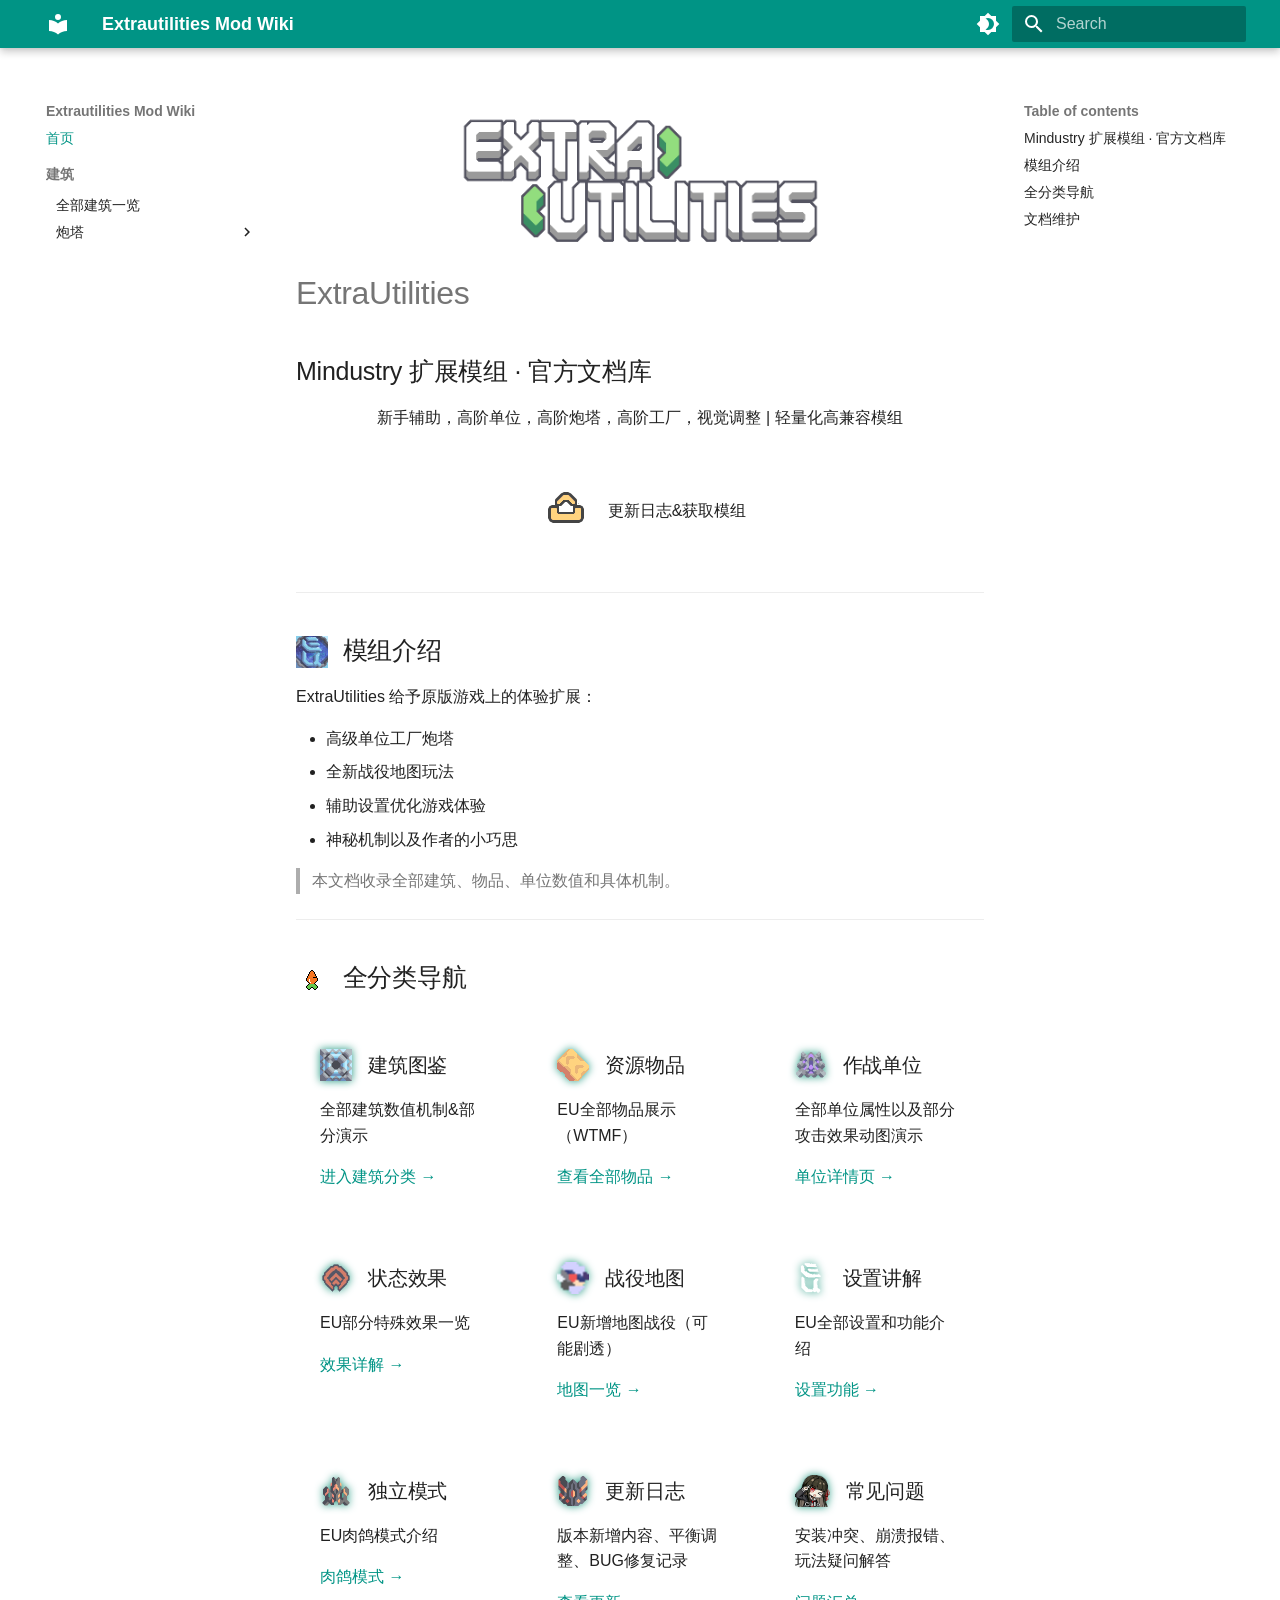
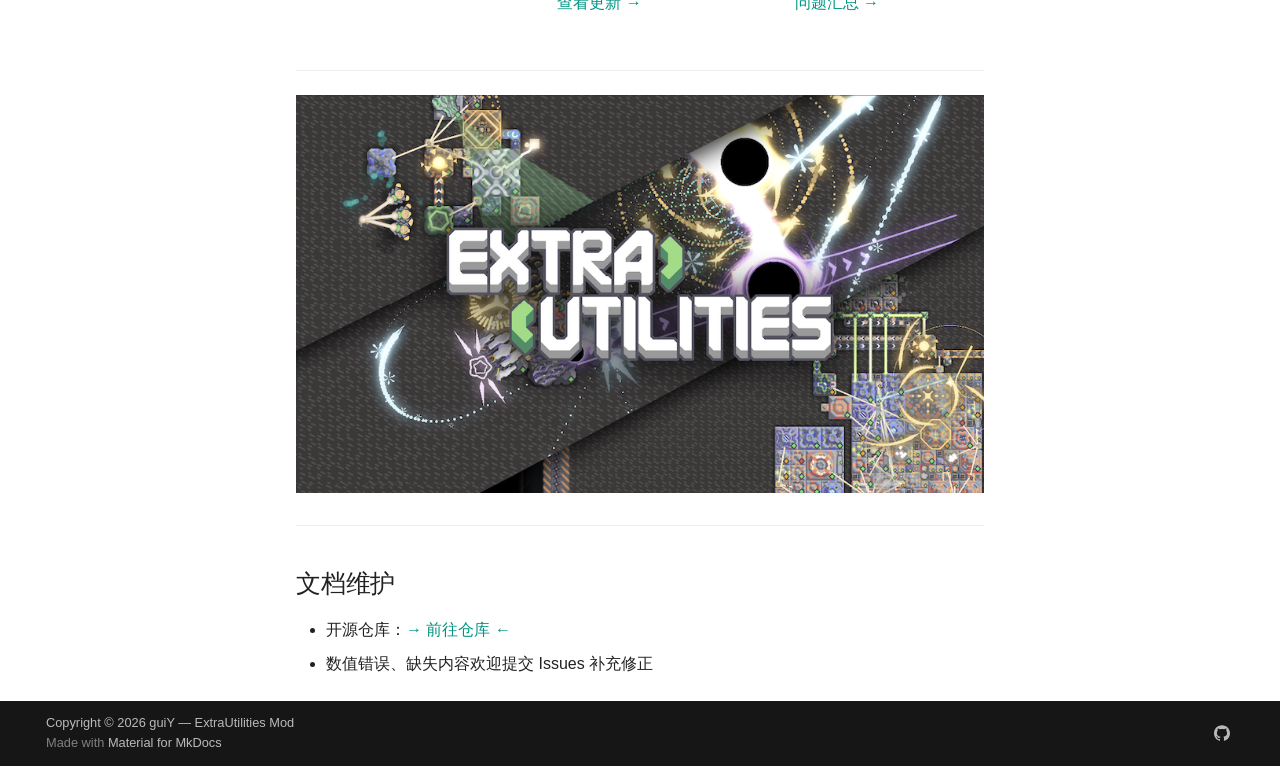
<file: index.html>
<!doctype html>
<html lang="en" class="no-js">
  <head>
    
      <meta charset="utf-8">
      <meta name="viewport" content="width=device-width,initial-scale=1">
      
        <meta name="description" content="EU模组中文wiki文档">
      
      
        <meta name="author" content="guiY">
      
      
        <link rel="canonical" href="https://guiYMOU.github.io/ExtraUtilitiesWiki/">
      
      
      
        <link rel="next" href="building/main/">
      
      
        
      
      
      <link rel="icon" href="assets/images/favicon.png">
      <meta name="generator" content="mkdocs-1.6.1, mkdocs-material-9.7.7">
    
    
      
        <title>Extrautilities Mod Wiki</title>
      
    
    
      <link rel="stylesheet" href="assets/stylesheets/main.ec1eaa64.min.css">
      
        
        <link rel="stylesheet" href="assets/stylesheets/palette.ab4e12ef.min.css">
      
      


    
    
      
    
    
      
    
    
      <link rel="stylesheet" href="css/fix-img-size.css">
    
    <script>__md_scope=new URL(".",location),__md_hash=e=>[...e].reduce(((e,_)=>(e<<5)-e+_.charCodeAt(0)),0),__md_get=(e,_=localStorage,t=__md_scope)=>JSON.parse(_.getItem(t.pathname+"."+e)),__md_set=(e,_,t=localStorage,a=__md_scope)=>{try{t.setItem(a.pathname+"."+e,JSON.stringify(_))}catch(e){}}</script>
    
      

    
    
  </head>
  
  
    
    
      
    
    
    
    
    <body dir="ltr" data-md-color-scheme="default" data-md-color-primary="teal" data-md-color-accent="cyan">
  
    
    <input class="md-toggle" data-md-toggle="drawer" type="checkbox" id="__drawer" autocomplete="off">
    <input class="md-toggle" data-md-toggle="search" type="checkbox" id="__search" autocomplete="off">
    <label class="md-overlay" for="__drawer"></label>
    <div data-md-component="skip">
      
        
        <a href="#extrautilities" class="md-skip">
          Skip to content
        </a>
      
    </div>
    <div data-md-component="announce">
      
    </div>
    
    
      

  

<header class="md-header md-header--shadow" data-md-component="header">
  <nav class="md-header__inner md-grid" aria-label="Header">
    <a href="." title="Extrautilities Mod Wiki" class="md-header__button md-logo" aria-label="Extrautilities Mod Wiki" data-md-component="logo">
      
  
  <svg xmlns="http://www.w3.org/2000/svg" viewBox="0 0 24 24"><path d="M12 8a3 3 0 0 0 3-3 3 3 0 0 0-3-3 3 3 0 0 0-3 3 3 3 0 0 0 3 3m0 3.54C9.64 9.35 6.5 8 3 8v11c3.5 0 6.64 1.35 9 3.54 2.36-2.19 5.5-3.54 9-3.54V8c-3.5 0-6.64 1.35-9 3.54"/></svg>

    </a>
    <label class="md-header__button md-icon" for="__drawer">
      
      <svg xmlns="http://www.w3.org/2000/svg" viewBox="0 0 24 24"><path d="M3 6h18v2H3zm0 5h18v2H3zm0 5h18v2H3z"/></svg>
    </label>
    <div class="md-header__title" data-md-component="header-title">
      <div class="md-header__ellipsis">
        <div class="md-header__topic">
          <span class="md-ellipsis">
            Extrautilities Mod Wiki
          </span>
        </div>
        <div class="md-header__topic" data-md-component="header-topic">
          <span class="md-ellipsis">
            
              首页
            
          </span>
        </div>
      </div>
    </div>
    
      
        <form class="md-header__option" data-md-component="palette">
  
    
    
    
    <input class="md-option" data-md-color-media="(prefers-color-scheme: light)" data-md-color-scheme="default" data-md-color-primary="teal" data-md-color-accent="cyan"  aria-label="切换深色模式"  type="radio" name="__palette" id="__palette_0">
    
      <label class="md-header__button md-icon" title="切换深色模式" for="__palette_1" hidden>
        <svg xmlns="http://www.w3.org/2000/svg" viewBox="0 0 24 24"><path d="M12 18c-.89 0-1.74-.2-2.5-.55C11.56 16.5 13 14.42 13 12s-1.44-4.5-3.5-5.45C10.26 6.2 11.11 6 12 6a6 6 0 0 1 6 6 6 6 0 0 1-6 6m8-9.31V4h-4.69L12 .69 8.69 4H4v4.69L.69 12 4 15.31V20h4.69L12 23.31 15.31 20H20v-4.69L23.31 12z"/></svg>
      </label>
    
  
    
    
    
    <input class="md-option" data-md-color-media="(prefers-color-scheme: dark)" data-md-color-scheme="slate" data-md-color-primary="teal" data-md-color-accent="cyan"  aria-label="切换浅色模式"  type="radio" name="__palette" id="__palette_1">
    
      <label class="md-header__button md-icon" title="切换浅色模式" for="__palette_0" hidden>
        <svg xmlns="http://www.w3.org/2000/svg" viewBox="0 0 24 24"><path d="M12 8a4 4 0 0 0-4 4 4 4 0 0 0 4 4 4 4 0 0 0 4-4 4 4 0 0 0-4-4m0 10a6 6 0 0 1-6-6 6 6 0 0 1 6-6 6 6 0 0 1 6 6 6 6 0 0 1-6 6m8-9.31V4h-4.69L12 .69 8.69 4H4v4.69L.69 12 4 15.31V20h4.69L12 23.31 15.31 20H20v-4.69L23.31 12z"/></svg>
      </label>
    
  
</form>
      
    
    
      <script>var palette=__md_get("__palette");if(palette&&palette.color){if("(prefers-color-scheme)"===palette.color.media){var media=matchMedia("(prefers-color-scheme: light)"),input=document.querySelector(media.matches?"[data-md-color-media='(prefers-color-scheme: light)']":"[data-md-color-media='(prefers-color-scheme: dark)']");palette.color.media=input.getAttribute("data-md-color-media"),palette.color.scheme=input.getAttribute("data-md-color-scheme"),palette.color.primary=input.getAttribute("data-md-color-primary"),palette.color.accent=input.getAttribute("data-md-color-accent")}for(var[key,value]of Object.entries(palette.color))document.body.setAttribute("data-md-color-"+key,value)}</script>
    
    
    
      
      
        <label class="md-header__button md-icon" for="__search">
          
          <svg xmlns="http://www.w3.org/2000/svg" viewBox="0 0 24 24"><path d="M9.5 3A6.5 6.5 0 0 1 16 9.5c0 1.61-.59 3.09-1.56 4.23l.27.27h.79l5 5-1.5 1.5-5-5v-.79l-.27-.27A6.52 6.52 0 0 1 9.5 16 6.5 6.5 0 0 1 3 9.5 6.5 6.5 0 0 1 9.5 3m0 2C7 5 5 7 5 9.5S7 14 9.5 14 14 12 14 9.5 12 5 9.5 5"/></svg>
        </label>
        <div class="md-search" data-md-component="search" role="dialog">
  <label class="md-search__overlay" for="__search"></label>
  <div class="md-search__inner" role="search">
    <form class="md-search__form" name="search">
      <input type="text" class="md-search__input" name="query" aria-label="Search" placeholder="Search" autocapitalize="off" autocorrect="off" autocomplete="off" spellcheck="false" data-md-component="search-query" required>
      <label class="md-search__icon md-icon" for="__search">
        
        <svg xmlns="http://www.w3.org/2000/svg" viewBox="0 0 24 24"><path d="M9.5 3A6.5 6.5 0 0 1 16 9.5c0 1.61-.59 3.09-1.56 4.23l.27.27h.79l5 5-1.5 1.5-5-5v-.79l-.27-.27A6.52 6.52 0 0 1 9.5 16 6.5 6.5 0 0 1 3 9.5 6.5 6.5 0 0 1 9.5 3m0 2C7 5 5 7 5 9.5S7 14 9.5 14 14 12 14 9.5 12 5 9.5 5"/></svg>
        
        <svg xmlns="http://www.w3.org/2000/svg" viewBox="0 0 24 24"><path d="M20 11v2H8l5.5 5.5-1.42 1.42L4.16 12l7.92-7.92L13.5 5.5 8 11z"/></svg>
      </label>
      <nav class="md-search__options" aria-label="Search">
        
        <button type="reset" class="md-search__icon md-icon" title="Clear" aria-label="Clear" tabindex="-1">
          
          <svg xmlns="http://www.w3.org/2000/svg" viewBox="0 0 24 24"><path d="M19 6.41 17.59 5 12 10.59 6.41 5 5 6.41 10.59 12 5 17.59 6.41 19 12 13.41 17.59 19 19 17.59 13.41 12z"/></svg>
        </button>
      </nav>
      
        <div class="md-search__suggest" data-md-component="search-suggest"></div>
      
    </form>
    <div class="md-search__output">
      <div class="md-search__scrollwrap" tabindex="0" data-md-scrollfix>
        <div class="md-search-result" data-md-component="search-result">
          <div class="md-search-result__meta">
            Initializing search
          </div>
          <ol class="md-search-result__list" role="presentation"></ol>
        </div>
      </div>
    </div>
  </div>
</div>
      
    
    
  </nav>
  
</header>
    
    <div class="md-container" data-md-component="container">
      
      
        
          
        
      
      <main class="md-main" data-md-component="main">
        <div class="md-main__inner md-grid">
          
            
              
              <div class="md-sidebar md-sidebar--primary" data-md-component="sidebar" data-md-type="navigation" >
                <div class="md-sidebar__scrollwrap">
                  <div class="md-sidebar__inner">
                    



<nav class="md-nav md-nav--primary" aria-label="Navigation" data-md-level="0">
  <label class="md-nav__title" for="__drawer">
    <a href="." title="Extrautilities Mod Wiki" class="md-nav__button md-logo" aria-label="Extrautilities Mod Wiki" data-md-component="logo">
      
  
  <svg xmlns="http://www.w3.org/2000/svg" viewBox="0 0 24 24"><path d="M12 8a3 3 0 0 0 3-3 3 3 0 0 0-3-3 3 3 0 0 0-3 3 3 3 0 0 0 3 3m0 3.54C9.64 9.35 6.5 8 3 8v11c3.5 0 6.64 1.35 9 3.54 2.36-2.19 5.5-3.54 9-3.54V8c-3.5 0-6.64 1.35-9 3.54"/></svg>

    </a>
    Extrautilities Mod Wiki
  </label>
  
  <ul class="md-nav__list" data-md-scrollfix>
    
      
      
  
  
    
  
  
  
    <li class="md-nav__item md-nav__item--active">
      
      <input class="md-nav__toggle md-toggle" type="checkbox" id="__toc">
      
      
        
      
      
        <label class="md-nav__link md-nav__link--active" for="__toc">
          
  
  
  <span class="md-ellipsis">
    
  
    首页
  

    
  </span>
  
  

          <span class="md-nav__icon md-icon"></span>
        </label>
      
      <a href="." class="md-nav__link md-nav__link--active">
        
  
  
  <span class="md-ellipsis">
    
  
    首页
  

    
  </span>
  
  

      </a>
      
        

<nav class="md-nav md-nav--secondary" aria-label="Table of contents">
  
  
  
    
  
  
    <label class="md-nav__title" for="__toc">
      <span class="md-nav__icon md-icon"></span>
      Table of contents
    </label>
    <ul class="md-nav__list" data-md-component="toc" data-md-scrollfix>
      
        <li class="md-nav__item">
  <a href="#mindustry" class="md-nav__link">
    <span class="md-ellipsis">
      
        Mindustry 扩展模组 · 官方文档库
      
    </span>
  </a>
  
</li>
      
        <li class="md-nav__item">
  <a href="#_1" class="md-nav__link">
    <span class="md-ellipsis">
      
        模组介绍
      
    </span>
  </a>
  
</li>
      
        <li class="md-nav__item">
  <a href="#_2" class="md-nav__link">
    <span class="md-ellipsis">
      
        全分类导航
      
    </span>
  </a>
  
</li>
      
        <li class="md-nav__item">
  <a href="#_3" class="md-nav__link">
    <span class="md-ellipsis">
      
        文档维护
      
    </span>
  </a>
  
</li>
      
    </ul>
  
</nav>
      
    </li>
  

    
      
      
  
  
  
  
    
    
    
    
      
        
        
      
    
    
    <li class="md-nav__item md-nav__item--section md-nav__item--nested">
      
        
        
        <input class="md-nav__toggle md-toggle " type="checkbox" id="__nav_2" >
        
          
          <label class="md-nav__link" for="__nav_2" id="__nav_2_label" tabindex="">
            
  
  
  <span class="md-ellipsis">
    
  
    建筑
  

    
  </span>
  
  

            <span class="md-nav__icon md-icon"></span>
          </label>
        
        <nav class="md-nav" data-md-level="1" aria-labelledby="__nav_2_label" aria-expanded="false">
          <label class="md-nav__title" for="__nav_2">
            <span class="md-nav__icon md-icon"></span>
            
  
    建筑
  

          </label>
          <ul class="md-nav__list" data-md-scrollfix>
            
              
                
  
  
  
  
    <li class="md-nav__item">
      <a href="building/main/" class="md-nav__link">
        
  
  
  <span class="md-ellipsis">
    
  
    全部建筑一览
  

    
  </span>
  
  

      </a>
    </li>
  

              
            
              
                
  
  
  
  
    
    
    
    
      
    
    
    <li class="md-nav__item md-nav__item--nested">
      
        
        
        <input class="md-nav__toggle md-toggle " type="checkbox" id="__nav_2_2" >
        
          
          <label class="md-nav__link" for="__nav_2_2" id="__nav_2_2_label" tabindex="0">
            
  
  
  <span class="md-ellipsis">
    
  
    炮塔
  

    
  </span>
  
  

            <span class="md-nav__icon md-icon"></span>
          </label>
        
        <nav class="md-nav" data-md-level="2" aria-labelledby="__nav_2_2_label" aria-expanded="false">
          <label class="md-nav__title" for="__nav_2_2">
            <span class="md-nav__icon md-icon"></span>
            
  
    炮塔
  

          </label>
          <ul class="md-nav__list" data-md-scrollfix>
            
              
                
  
  
  
  
    <li class="md-nav__item">
      <a href="building/turret/T2duo/" class="md-nav__link">
        
  
  
  <span class="md-ellipsis">
    
  
    T2双管
  

    
  </span>
  
  

      </a>
    </li>
  

              
            
              
                
  
  
  
  
    <li class="md-nav__item">
      <a href="building/turret/T3duo/" class="md-nav__link">
        
  
  
  <span class="md-ellipsis">
    
  
    T3双管
  

    
  </span>
  
  

      </a>
    </li>
  

              
            
              
                
  
  
  
  
    <li class="md-nav__item">
      <a href="building/turret/T2scatter/" class="md-nav__link">
        
  
  
  <span class="md-ellipsis">
    
  
    T2分裂
  

    
  </span>
  
  

      </a>
    </li>
  

              
            
          </ul>
        </nav>
      
    </li>
  

              
            
          </ul>
        </nav>
      
    </li>
  

    
  </ul>
</nav>
                  </div>
                </div>
              </div>
            
            
              
              <div class="md-sidebar md-sidebar--secondary" data-md-component="sidebar" data-md-type="toc" >
                <div class="md-sidebar__scrollwrap">
                  <div class="md-sidebar__inner">
                    

<nav class="md-nav md-nav--secondary" aria-label="Table of contents">
  
  
  
    
  
  
    <label class="md-nav__title" for="__toc">
      <span class="md-nav__icon md-icon"></span>
      Table of contents
    </label>
    <ul class="md-nav__list" data-md-component="toc" data-md-scrollfix>
      
        <li class="md-nav__item">
  <a href="#mindustry" class="md-nav__link">
    <span class="md-ellipsis">
      
        Mindustry 扩展模组 · 官方文档库
      
    </span>
  </a>
  
</li>
      
        <li class="md-nav__item">
  <a href="#_1" class="md-nav__link">
    <span class="md-ellipsis">
      
        模组介绍
      
    </span>
  </a>
  
</li>
      
        <li class="md-nav__item">
  <a href="#_2" class="md-nav__link">
    <span class="md-ellipsis">
      
        全分类导航
      
    </span>
  </a>
  
</li>
      
        <li class="md-nav__item">
  <a href="#_3" class="md-nav__link">
    <span class="md-ellipsis">
      
        文档维护
      
    </span>
  </a>
  
</li>
      
    </ul>
  
</nav>
                  </div>
                </div>
              </div>
            
          
          
            <div class="md-content" data-md-component="content">
              
              <article class="md-content__inner md-typeset">
                
                  



<p align="center">
<img width="360" src="img/logo.png">
</p>

<h1 id="extrautilities">ExtraUtilities</h1>
<h2 id="mindustry">Mindustry 扩展模组 · 官方文档库</h2>
<p align="center">
新手辅助，高阶单位，高阶炮塔，高阶工厂，视觉调整 | 轻量化高兼容模组
</p>

<div align="center" style="margin:2rem 0; display:flex; gap:18px; justify-content:center;">
<a href="https://github.com/guiYMOU/mindustry-Extra-Utilities-mod/releases" style="color:var(--main-color); border:2px solid var(--main-color); padding:8px 20px; border-radius:5px; text-decoration:none; display:flex; align-items:center; gap:10px;">
<img src="img/unload.png" height="32"> 更新日志&获取模组
</a>
</div>

<hr />
<h2 id="_1"><img src="img/icon.png" style="height:32px; vertical-align:middle; margin-right:8px;"> 模组介绍</h2>
<p>ExtraUtilities 给予原版游戏上的体验扩展：</p>
<ul>
<li>高级单位工厂炮塔</li>
<li>全新战役地图玩法</li>
<li>辅助设置优化游戏体验</li>
<li>神秘机制以及作者的小巧思</li>
</ul>
<blockquote>
<p>本文档收录全部建筑、物品、单位数值和具体机制。</p>
</blockquote>
<hr />
<h2 id="_2"><img src="img/luobo.png" style="height:32px; vertical-align:middle; margin-right:8px;"> 全分类导航</h2>
<div class="card-grid" style="display: grid; grid-template-columns: repeat(3,1fr); gap:24px; margin:30px 0;">

<div style="background:var(--bg-card); border:1px solid var(--main-color); border-radius:10px; padding:24px;">
<h3 style="margin:0 0 12px 0; display:flex; align-items:center; gap:8px;">
<img src="img/buildings/productions/crisp-steel-smelter.png" class="eu-icon" style="height:32px; vertical-align:middle; margin-right:8px;">建筑图鉴
</h3>
<p style="color:var(--text-sub); margin-bottom:16px;">全部建筑数值机制&部分演示</p>
<a href="./building/main/">进入建筑分类 →</a>
</div>

<div style="background:var(--bg-card); border:1px solid var(--main-color); border-radius:10px; padding:24px;">
<h3 style="margin:0 0 12px 0; display:flex; align-items:center; gap:8px;">
<img src="img/items/lightnin-alloy.png" class="eu-icon" style="height:32px; vertical-align:middle; margin-right:8px;">资源物品
</h3>
<p style="color:var(--text-sub); margin-bottom:16px;">EU全部物品展示（WTMF）</p>
<a href="./item/">查看全部物品 →</a>
</div>

<div style="background:var(--bg-card); border:1px solid var(--main-color); border-radius:10px; padding:24px;">
<h3 style="margin:0 0 12px 0; display:flex; align-items:center; gap:8px;">
<img src="img/units/winglet.png" class="eu-icon" style="height:32px; vertical-align:middle; margin-right:8px;">作战单位
</h3>
<p style="color:var(--text-sub); margin-bottom:16px;">全部单位属性以及部分攻击效果动图演示</p>
<a href="./unit/">单位详情页 →</a>
</div>

<div style="background:var(--bg-card); border:1px solid var(--main-color); border-radius:10px; padding:24px;">
<h3 style="margin:0 0 12px 0; display:flex; align-items:center; gap:8px;">
<img src="img/status/speedUp.png" class="eu-icon" style="height:32px; vertical-align:middle; margin-right:8px;">状态效果
</h3>
<p style="color:var(--text-sub); margin-bottom:16px;">EU部分特殊效果一览</p>
<a href="./mechanism/">效果详解 →</a>
</div>

<div style="background:var(--bg-card); border:1px solid var(--main-color); border-radius:10px; padding:24px;">
<h3 style="margin:0 0 12px 0; display:flex; align-items:center; gap:8px;">
<img src="img/serpuloEX.png" class="eu-icon" style="height:32px; vertical-align:middle; margin-right:8px;">战役地图
</h3>
<p style="color:var(--text-sub); margin-bottom:16px;">EU新增地图战役（可能剧透）</p>
<a href="./mechanism/">地图一览 →</a>
</div>

<div style="background:var(--bg-card); border:1px solid var(--main-color); border-radius:10px; padding:24px;">
<h3 style="margin:0 0 12px 0; display:flex; align-items:center; gap:8px;">
<img src="img/EUSETTING.png" class="eu-icon" style="height:32px; vertical-align:middle; margin-right:8px;">设置讲解
</h3>
<p style="color:var(--text-sub); margin-bottom:16px;">EU全部设置和功能介绍</p>
<a href="./mechanism/">设置功能 →</a>
</div>

<div style="background:var(--bg-card); border:1px solid var(--main-color); border-radius:10px; padding:24px;">
<h3 style="margin:0 0 12px 0; display:flex; align-items:center; gap:8px;">
<img src="img/buildings/turrets/shotgun.png" class="eu-icon" style="height:32px; vertical-align:middle; margin-right:8px;">独立模式
</h3>
<p style="color:var(--text-sub); margin-bottom:16px;">EU肉鸽模式介绍</p>
<a href="./mechanism/">肉鸽模式 →</a>
</div>

<div style="background:var(--bg-card); border:1px solid var(--main-color); border-radius:10px; padding:24px;">
<h3 style="margin:0 0 12px 0; display:flex; align-items:center; gap:8px;">
<img src="img/buildings/turrets/guiY-preview.png" class="eu-icon" style="height:32px; vertical-align:middle; margin-right:8px;">更新日志
</h3>
<p style="color:var(--text-sub); margin-bottom:16px;">版本新增内容、平衡调整、BUG修复记录</p>
<a href="./changelog.md">查看更新 →</a>
</div>

<div style="background:var(--bg-card); border:1px solid var(--main-color); border-radius:10px; padding:24px;">
<h3 style="margin:0 0 12px 0; display:flex; align-items:center; gap:8px;">
<img src="img/buildings/effects/minichisa.png" class="eu-icon" style="height:32px; vertical-align:middle; margin-right:8px;">常见问题
</h3>
<p style="color:var(--text-sub); margin-bottom:16px;">安装冲突、崩溃报错、玩法疑问解答</p>
<a href="./faq.md">问题汇总 →</a>
</div>

</div>

<hr />
<p align="center">
<img src="img/preview.png">
</p>

<hr />
<h2 id="_3">文档维护</h2>
<ul>
<li>开源仓库：<a href="https://github.com/guiYMOU/ExtraUtilitiesWiki">→ 前往仓库 ←</a></li>
<li>数值错误、缺失内容欢迎提交 Issues 补充修正</li>
</ul>












                
              </article>
            </div>
          
          
<script>var target=document.getElementById(location.hash.slice(1));target&&target.name&&(target.checked=target.name.startsWith("__tabbed_"))</script>
        </div>
        
          <button type="button" class="md-top md-icon" data-md-component="top" hidden>
  
  <svg xmlns="http://www.w3.org/2000/svg" viewBox="0 0 24 24"><path d="M13 20h-2V8l-5.5 5.5-1.42-1.42L12 4.16l7.92 7.92-1.42 1.42L13 8z"/></svg>
  Back to top
</button>
        
      </main>
      
        <footer class="md-footer">
  
  <div class="md-footer-meta md-typeset">
    <div class="md-footer-meta__inner md-grid">
      <div class="md-copyright">
  
    <div class="md-copyright__highlight">
      Copyright &copy; 2026 guiY — ExtraUtilities Mod
    </div>
  
  
    Made with
    <a href="https://squidfunk.github.io/mkdocs-material/" target="_blank" rel="noopener">
      Material for MkDocs
    </a>
  
</div>
      
        
<div class="md-social">
  
    
    
    
    
      
      
    
    <a href="https://github.com/guiYMOU/mindustry-Extra-Utilities-mod" target="_blank" rel="noopener" title="github.com" class="md-social__link">
      <svg xmlns="http://www.w3.org/2000/svg" viewBox="0 0 24 24"><path d="M12 .297c-6.63 0-12 5.373-12 12 0 5.303 3.438 9.8 8.205 11.385.6.113.82-.258.82-.577 0-.285-.01-1.04-.015-2.04-3.338.724-4.042-1.61-4.042-1.61C4.422 18.07 3.633 17.7 3.633 17.7c-1.087-.744.084-.729.084-.729 1.205.084 1.838 1.236 1.838 1.236 1.07 1.835 2.809 1.305 3.495.998.108-.776.417-1.305.76-1.605-2.665-.3-5.466-1.332-5.466-5.93 0-1.31.465-2.38 1.235-3.22-.135-.303-.54-1.523.105-3.176 0 0 1.005-.322 3.3 1.23.96-.267 1.98-.399 3-.405 1.02.006 2.04.138 3 .405 2.28-1.552 3.285-1.23 3.285-1.23.645 1.653.24 2.873.12 3.176.765.84 1.23 1.91 1.23 3.22 0 4.61-2.805 5.625-5.475 5.92.42.36.81 1.096.81 2.22 0 1.606-.015 2.896-.015 3.286 0 .315.21.69.825.57C20.565 22.092 24 17.592 24 12.297c0-6.627-5.373-12-12-12"/></svg>
    </a>
  
</div>
      
    </div>
  </div>
</footer>
      
    </div>
    <div class="md-dialog" data-md-component="dialog">
      <div class="md-dialog__inner md-typeset"></div>
    </div>
    
    
    
      
      
      <script id="__config" type="application/json">{"annotate": null, "base": ".", "features": ["navigation.sections", "navigation.top", "search.suggest", "search.highlight", "palette.toggle", "navigation.instant", "navigation.tracking", "navigation.collapse", "content.code.copy", "navigation.tags"], "search": "assets/javascripts/workers/search.2c215733.min.js", "tags": null, "translations": {"clipboard.copied": "Copied to clipboard", "clipboard.copy": "Copy to clipboard", "search.result.more.one": "1 more on this page", "search.result.more.other": "# more on this page", "search.result.none": "No matching documents", "search.result.one": "1 matching document", "search.result.other": "# matching documents", "search.result.placeholder": "Type to start searching", "search.result.term.missing": "Missing", "select.version": "Select version"}, "version": null}</script>
    
    
      <script src="assets/javascripts/bundle.d7400e89.min.js"></script>
      
    
  </body>
</html>
</file>
<file: css/fix-img-size.css>
/* docs/css/fix-img-size.css 终极修复版 */
/* 全局默认：无尺寸属性图片自适应，不溢出 */
.md-content img:not([width]):not([height]) {
    max-width: 100%;
    height: auto;
}

/* 核心：你手动设置 width / height 的图片 100% 生效 */
.md-content img[width],
.md-content img[height] {
    max-width: unset !important;
    height: unset !important;
    object-fit: contain;
}

/* 适配小图标（24px物品图标）防止模糊、变形 */
.md-content img[height="24"],
.md-content img[width="24"] {
    image-rendering: auto;
}

.md-typeset table:not([class]) {
  display: block;
  overflow-x: auto;
}

/* 自定义图标发光通用类 */
.eu-icon {
    height: 32px;
    vertical-align: middle;
    margin-right: 8px;
    transition: filter 0.2s ease;
}

/* 深色主题：青绿色柔和发光 */
[data-md-color-scheme="slate"] .eu-icon {
    filter: drop-shadow(0 0 5px #66e2bc) drop-shadow(0 0 10px #39c5bb60);
}

/* 浅色主题：深青色低调发光，不刺眼 */
[data-md-color-scheme="default"] .eu-icon {
    filter: drop-shadow(0 0 4px #239982);
}

/* 首页卡片网格 —— 自动响应式 */
@media (max-width: 800px) {
  .card-grid {
    grid-template-columns: repeat(2, 1fr) !important;
  }
}
@media (max-width: 400px) {
  .card-grid {
    grid-template-columns: repeat(1, 1fr) !important;
  }
}

.card-grid > div {
  transition: all 0.2s ease;
}
.card-grid > div:hover {
  transform: translateY(-4px);
  box-shadow: 0 0 15px #39c5bb40;
}

/* 侧边栏二级子菜单整体缩进 */
.md-nav__list .md-nav__list {
    padding-left: 22px !important;
    margin-top: 4px;
    margin-bottom: 4px;
}

/* 每一层嵌套逐级缩进，层级层次感更强 */
.md-nav__list .md-nav__list .md-nav__list {
    padding-left: 18px !important;
}

/* 核心数据库外层容器 */
.db-container {
  background: #222429;
  border-radius: 12px;
  padding: 30px;
  margin: 24px 0;
}

/* 分类标题 + 右侧贯穿分割线 原版样式 */
.db-category-title {
  display: flex;
  align-items: center;
  font-size: 20px;
  color: #ffffff;
  margin: 42px 0 22px 0;
  gap: 26px;
}
/* 首个标题取消上边距 */
.db-category-title:first-of-type {
  margin-top: 0;
}
.db-category-title::after {
  content: "";
  flex: 1;
  height: 3px;
  background: #484a50;
}

/* 图标流式布局核心：自动换行，自适应所有屏幕 */
.db-icon-row {
  display: flex;
  flex-wrap: wrap; /* 超出宽度自动换行 关键属性 */
  gap: 18px; /* 图标之间统一间距 */
}

/* 可点击已解锁图标方框（去掉所有发光、阴影） */
.db-icon-item {
  width: 48px;
  height: 48px;
  background: #282a30;
  border: 2px solid #414349;
  border-radius: 12px;
  /* 移除box-shadow、inset内发光所有光晕代码 */
  display: flex;
  align-items: center;    /* 垂直居中 */
  justify-content: center;/* 水平居中 */
  transition: transform 0.2s ease;
  cursor: pointer;
}
/* 悬浮仅轻微上浮，无青绿光晕 */
.db-icon-item:hover {
  transform: translateY(-3px);
  border-color: #60636b;
}

/* 内部像素图标统一尺寸+居中锐利像素渲染 */
.db-icon-item img {
  width: 32px;
  height: 32px;
  object-fit: contain;
  image-rendering: pixelated; /* 像素画不失真模糊 */
}

/* 未上锁问号空白格子样式 */
.db-icon-item.locked {
  cursor: not-allowed;
  filter: brightness(0.42);
}
.db-icon-item.locked:hover {
  transform: none;
  border-color: #414349;
}

/* 移动端手机自适应缩小尺寸 */
@media (max-width: 768px) {
  .db-icon-item {
    width: 40px;
    height: 40px;
  }
  .db-icon-item img {
    width: 30px;
    height: 30px;
  }
  .db-category-title {
    font-size: 16px;
  }
  .db-container {
    padding: 20px;
  }
  .db-icon-row {
    gap: 12px;
  }
}

.item-link-row{
  display:flex;
  flex-wrap:wrap;
  gap:12px;
  margin:12px 0;
  align-items:center;
}
.item-link-row a{
  display:flex;
  align-items:center;
  gap:6px;
  text-decoration:none;
  color:inherit;
  padding:4px 8px;
  border-radius:4px;
}
.item-link-row a:hover{
  background:rgba(255,255,255,0.08);
}
.item-link-row img{
  width:24px;
}

/* 光束合金帧动画 - 帧图存放于 items/lightninAlloy/ 文件夹 */
.lightnin-alloy-anim {
  width: 56px;
  height: 56px;
  background-image: url("/ExtraUtilitiesWiki/img/items/lightninAlloy/lightnin-alloy1.png");
  background-size: contain;
  background-repeat: no-repeat;
  animation: lightninLoop 1.8s steps(14) infinite;
}
@keyframes lightninLoop {
  0%    { background-image: url("/ExtraUtilitiesWiki/img/items/lightninAlloy/lightnin-alloy1.png"); }
  7.14% { background-image: url("/ExtraUtilitiesWiki/img/items/lightninAlloy/lightnin-alloy2.png"); }
  14.28%{ background-image: url("/ExtraUtilitiesWiki/img/items/lightninAlloy/lightnin-alloy3.png"); }
  21.42%{ background-image: url("/ExtraUtilitiesWiki/img/items/lightninAlloy/lightnin-alloy4.png"); }
  28.56%{ background-image: url("/ExtraUtilitiesWiki/img/items/lightninAlloy/lightnin-alloy5.png"); }
  35.70%{ background-image: url("/ExtraUtilitiesWiki/img/items/lightninAlloy/lightnin-alloy6.png"); }
  42.84%{ background-image: url("/ExtraUtilitiesWiki/img/items/lightninAlloy/lightnin-alloy7.png"); }
  49.98%{ background-image: url("/ExtraUtilitiesWiki/img/items/lightninAlloy/lightnin-alloy8.png"); }
  57.12%{ background-image: url("/ExtraUtilitiesWiki/img/items/lightninAlloy/lightnin-alloy9.png"); }
  64.26%{ background-image: url("/ExtraUtilitiesWiki/img/items/lightninAlloy/lightnin-alloy10.png"); }
  71.40%{ background-image: url("/ExtraUtilitiesWiki/img/items/lightninAlloy/lightnin-alloy11.png"); }
  78.54%{ background-image: url("/ExtraUtilitiesWiki/img/items/lightninAlloy/lightnin-alloy12.png"); }
  85.68%{ background-image: url("/ExtraUtilitiesWiki/img/items/lightninAlloy/lightnin-alloy13.png"); }
  92.82%{ background-image: url("/ExtraUtilitiesWiki/img/items/lightninAlloy/lightnin-alloy14.png"); }
  100%  { background-image: url("/ExtraUtilitiesWiki/img/items/lightninAlloy/lightnin-alloy1.png"); }
}

/* 物品总览页 24px 小尺寸动画图标（配套用） */
.lightnin-alloy-anim-small {
  width: 24px;
  height: 24px;
  background-image: url("/ExtraUtilitiesWiki/img/items/lightninAlloy/lightnin-alloy1.png");
  background-size: contain;
  background-repeat: no-repeat;
  animation: lightninLoop 1.8s steps(14) infinite;
}
</file>
<file: assets/stylesheets/main.ec1eaa64.min.css>
@charset "UTF-8";html{-webkit-text-size-adjust:none;-moz-text-size-adjust:none;text-size-adjust:none;box-sizing:border-box}*,:after,:before{box-sizing:inherit}@media (prefers-reduced-motion){*,:after,:before{transition:none!important}}body{margin:0}a,button,input,label{-webkit-tap-highlight-color:transparent}a{color:inherit;text-decoration:none}hr{border:0;box-sizing:initial;display:block;height:.05rem;overflow:visible;padding:0}small{font-size:80%}sub,sup{line-height:1em}img{border-style:none}table{border-collapse:initial;border-spacing:0}td,th{font-weight:400;vertical-align:top}button{background:#0000;border:0;font-family:inherit;font-size:inherit;margin:0;padding:0}input{border:0;outline:none}:root{--md-primary-fg-color:#4051b5;--md-primary-fg-color--light:#5d6cc0;--md-primary-fg-color--dark:#303fa1;--md-primary-bg-color:#fff;--md-primary-bg-color--light:#ffffffb3;--md-accent-fg-color:#526cfe;--md-accent-fg-color--transparent:#526cfe1a;--md-accent-bg-color:#fff;--md-accent-bg-color--light:#ffffffb3}[data-md-color-scheme=default]{color-scheme:light}[data-md-color-scheme=default] img[src$="#gh-dark-mode-only"],[data-md-color-scheme=default] img[src$="#only-dark"]{display:none}:root,[data-md-color-scheme=default]{--md-hue:225deg;--md-default-fg-color:#000000de;--md-default-fg-color--light:#0000008a;--md-default-fg-color--lighter:#00000052;--md-default-fg-color--lightest:#00000012;--md-default-bg-color:#fff;--md-default-bg-color--light:#ffffffb3;--md-default-bg-color--lighter:#ffffff4d;--md-default-bg-color--lightest:#ffffff1f;--md-code-fg-color:#36464e;--md-code-bg-color:#f5f5f5;--md-code-bg-color--light:#f5f5f5b3;--md-code-bg-color--lighter:#f5f5f54d;--md-code-hl-color:#4287ff;--md-code-hl-color--light:#4287ff1a;--md-code-hl-number-color:#d52a2a;--md-code-hl-special-color:#db1457;--md-code-hl-function-color:#a846b9;--md-code-hl-constant-color:#6e59d9;--md-code-hl-keyword-color:#3f6ec6;--md-code-hl-string-color:#1c7d4d;--md-code-hl-name-color:var(--md-code-fg-color);--md-code-hl-operator-color:var(--md-default-fg-color--light);--md-code-hl-punctuation-color:var(--md-default-fg-color--light);--md-code-hl-comment-color:var(--md-default-fg-color--light);--md-code-hl-generic-color:var(--md-default-fg-color--light);--md-code-hl-variable-color:var(--md-default-fg-color--light);--md-typeset-color:var(--md-default-fg-color);--md-typeset-a-color:var(--md-primary-fg-color);--md-typeset-del-color:#f5503d26;--md-typeset-ins-color:#0bd57026;--md-typeset-kbd-color:#fafafa;--md-typeset-kbd-accent-color:#fff;--md-typeset-kbd-border-color:#b8b8b8;--md-typeset-mark-color:#ffff0080;--md-typeset-table-color:#0000001f;--md-typeset-table-color--light:rgba(0,0,0,.035);--md-admonition-fg-color:var(--md-default-fg-color);--md-admonition-bg-color:var(--md-default-bg-color);--md-warning-fg-color:#000000de;--md-warning-bg-color:#ff9;--md-footer-fg-color:#fff;--md-footer-fg-color--light:#ffffffb3;--md-footer-fg-color--lighter:#ffffff73;--md-footer-bg-color:#000000de;--md-footer-bg-color--dark:#00000052;--md-shadow-z1:0 0.2rem 0.5rem #0000000d,0 0 0.05rem #0000001a;--md-shadow-z2:0 0.2rem 0.5rem #0000001a,0 0 0.05rem #00000040;--md-shadow-z3:0 0.2rem 0.5rem #0003,0 0 0.05rem #00000059}.md-icon svg{fill:currentcolor;display:block;height:1.2rem;width:1.2rem}body{-webkit-font-smoothing:antialiased;-moz-osx-font-smoothing:grayscale;--md-text-font-family:var(--md-text-font,_),-apple-system,BlinkMacSystemFont,Helvetica,Arial,sans-serif;--md-code-font-family:var(--md-code-font,_),SFMono-Regular,Consolas,Menlo,monospace}aside,body,input{font-feature-settings:"kern","liga";color:var(--md-typeset-color);font-family:var(--md-text-font-family)}code,kbd,pre{font-feature-settings:"kern";font-family:var(--md-code-font-family)}:root{--md-typeset-table-sort-icon:url('data:image/svg+xml;charset=utf-8,<svg xmlns="http://www.w3.org/2000/svg" viewBox="0 0 24 24"><path d="m18 21-4-4h3V7h-3l4-4 4 4h-3v10h3M2 19v-2h10v2M2 13v-2h7v2M2 7V5h4v2z"/></svg>');--md-typeset-table-sort-icon--asc:url('data:image/svg+xml;charset=utf-8,<svg xmlns="http://www.w3.org/2000/svg" viewBox="0 0 24 24"><path d="M19 17h3l-4 4-4-4h3V3h2M2 17h10v2H2M6 5v2H2V5m0 6h7v2H2z"/></svg>');--md-typeset-table-sort-icon--desc:url('data:image/svg+xml;charset=utf-8,<svg xmlns="http://www.w3.org/2000/svg" viewBox="0 0 24 24"><path d="M19 7h3l-4-4-4 4h3v14h2M2 17h10v2H2M6 5v2H2V5m0 6h7v2H2z"/></svg>')}.md-typeset{-webkit-print-color-adjust:exact;color-adjust:exact;font-size:.8rem;line-height:1.6;overflow-wrap:break-word}@media print{.md-typeset{font-size:.68rem}}.md-typeset blockquote,.md-typeset dl,.md-typeset figure,.md-typeset ol,.md-typeset pre,.md-typeset ul{margin-bottom:1em;margin-top:1em}.md-typeset h1{color:var(--md-default-fg-color--light);font-size:2em;line-height:1.3;margin:0 0 1.25em}.md-typeset h1,.md-typeset h2{font-weight:300;letter-spacing:-.01em}.md-typeset h2{font-size:1.5625em;line-height:1.4;margin:1.6em 0 .64em}.md-typeset h3{font-size:1.25em;font-weight:400;letter-spacing:-.01em;line-height:1.5;margin:1.6em 0 .8em}.md-typeset h2+h3{margin-top:.8em}.md-typeset h4{font-weight:700;letter-spacing:-.01em;margin:1em 0}.md-typeset h5,.md-typeset h6{color:var(--md-default-fg-color--light);font-size:.8em;font-weight:700;letter-spacing:-.01em;margin:1.25em 0}.md-typeset h5{text-transform:uppercase}.md-typeset h5 code{text-transform:none}.md-typeset hr{border-bottom:.05rem solid var(--md-default-fg-color--lightest);display:flow-root;margin:1.5em 0}.md-typeset a{color:var(--md-typeset-a-color);word-break:break-word}.md-typeset a,.md-typeset a:before{transition:color 125ms}.md-typeset a:focus,.md-typeset a:hover{color:var(--md-accent-fg-color)}.md-typeset a:focus code,.md-typeset a:hover code{background-color:var(--md-accent-fg-color--transparent);color:var(--md-accent-fg-color)}.md-typeset a code{color:var(--md-typeset-a-color)}.md-typeset a.focus-visible{outline-color:var(--md-accent-fg-color);outline-offset:.2rem}.md-typeset code,.md-typeset kbd,.md-typeset pre{color:var(--md-code-fg-color);direction:ltr;font-variant-ligatures:none;transition:background-color 125ms}@media print{.md-typeset code,.md-typeset kbd,.md-typeset pre{white-space:pre-wrap}}.md-typeset code{background-color:var(--md-code-bg-color);border-radius:.1rem;-webkit-box-decoration-break:clone;box-decoration-break:clone;font-size:.85em;padding:0 .2941176471em;transition:color 125ms,background-color 125ms;word-break:break-word}.md-typeset code:not(.focus-visible){-webkit-tap-highlight-color:transparent;outline:none}.md-typeset pre{display:flow-root;line-height:1.4;position:relative}.md-typeset pre>code{-webkit-box-decoration-break:slice;box-decoration-break:slice;box-shadow:none;display:block;margin:0;outline-color:var(--md-accent-fg-color);overflow:auto;padding:.7720588235em 1.1764705882em;scrollbar-color:var(--md-default-fg-color--lighter) #0000;scrollbar-width:thin;touch-action:auto;word-break:normal}.md-typeset pre>code:hover{scrollbar-color:var(--md-accent-fg-color) #0000}.md-typeset pre>code::-webkit-scrollbar{height:.2rem;width:.2rem}.md-typeset pre>code::-webkit-scrollbar-thumb{background-color:var(--md-default-fg-color--lighter)}.md-typeset pre>code::-webkit-scrollbar-thumb:hover{background-color:var(--md-accent-fg-color)}.md-typeset kbd{background-color:var(--md-typeset-kbd-color);border-radius:.1rem;box-shadow:0 .1rem 0 .05rem var(--md-typeset-kbd-border-color),0 .1rem 0 var(--md-typeset-kbd-border-color),0 -.1rem .2rem var(--md-typeset-kbd-accent-color) inset;color:var(--md-default-fg-color);display:inline-block;font-size:.75em;padding:0 .6666666667em;vertical-align:text-top;word-break:break-word}.md-typeset mark{background-color:var(--md-typeset-mark-color);-webkit-box-decoration-break:clone;box-decoration-break:clone;color:inherit;word-break:break-word}.md-typeset abbr{cursor:help;text-decoration:none}.md-typeset [data-preview],.md-typeset abbr{border-bottom:.05rem dotted var(--md-default-fg-color--light)}.md-typeset small{opacity:.75}[dir=ltr] .md-typeset sub,[dir=ltr] .md-typeset sup{margin-left:.078125em}[dir=rtl] .md-typeset sub,[dir=rtl] .md-typeset sup{margin-right:.078125em}[dir=ltr] .md-typeset blockquote{padding-left:.6rem}[dir=rtl] .md-typeset blockquote{padding-right:.6rem}[dir=ltr] .md-typeset blockquote{border-left:.2rem solid var(--md-default-fg-color--lighter)}[dir=rtl] .md-typeset blockquote{border-right:.2rem solid var(--md-default-fg-color--lighter)}.md-typeset blockquote{color:var(--md-default-fg-color--light);margin-left:0;margin-right:0}.md-typeset ul{list-style-type:disc}.md-typeset ul[type]{list-style-type:revert-layer}[dir=ltr] .md-typeset ol,[dir=ltr] .md-typeset ul{margin-left:.625em}[dir=rtl] .md-typeset ol,[dir=rtl] .md-typeset ul{margin-right:.625em}.md-typeset ol,.md-typeset ul{padding:0}.md-typeset ol:not([hidden]),.md-typeset ul:not([hidden]){display:flow-root}.md-typeset ol ol,.md-typeset ul ol{list-style-type:lower-alpha}.md-typeset ol ol ol,.md-typeset ul ol ol{list-style-type:lower-roman}.md-typeset ol ol ol ol,.md-typeset ul ol ol ol{list-style-type:upper-alpha}.md-typeset ol ol ol ol ol,.md-typeset ul ol ol ol ol{list-style-type:upper-roman}.md-typeset ol[type],.md-typeset ul[type]{list-style-type:revert-layer}[dir=ltr] .md-typeset ol li,[dir=ltr] .md-typeset ul li{margin-left:1.25em}[dir=rtl] .md-typeset ol li,[dir=rtl] .md-typeset ul li{margin-right:1.25em}.md-typeset ol li,.md-typeset ul li{margin-bottom:.5em}.md-typeset ol li blockquote,.md-typeset ol li p,.md-typeset ul li blockquote,.md-typeset ul li p{margin:.5em 0}.md-typeset ol li:last-child,.md-typeset ul li:last-child{margin-bottom:0}[dir=ltr] .md-typeset ol li ol,[dir=ltr] .md-typeset ol li ul,[dir=ltr] .md-typeset ul li ol,[dir=ltr] .md-typeset ul li ul{margin-left:.625em}[dir=rtl] .md-typeset ol li ol,[dir=rtl] .md-typeset ol li ul,[dir=rtl] .md-typeset ul li ol,[dir=rtl] .md-typeset ul li ul{margin-right:.625em}.md-typeset ol li ol,.md-typeset ol li ul,.md-typeset ul li ol,.md-typeset ul li ul{margin-bottom:.5em;margin-top:.5em}[dir=ltr] .md-typeset dd{margin-left:1.875em}[dir=rtl] .md-typeset dd{margin-right:1.875em}.md-typeset dd{margin-bottom:1.5em;margin-top:1em}.md-typeset img,.md-typeset svg,.md-typeset video{height:auto;max-width:100%}.md-typeset img[align=left]{margin:1em 1em 1em 0}.md-typeset img[align=right]{margin:1em 0 1em 1em}.md-typeset img[align]:only-child{margin-top:0}.md-typeset figure{display:flow-root;margin:1em auto;max-width:100%;text-align:center;width:fit-content}.md-typeset figure img{display:block;margin:0 auto}.md-typeset figcaption{font-style:italic;margin:1em auto;max-width:24rem}.md-typeset iframe{max-width:100%}.md-typeset table:not([class]){background-color:var(--md-default-bg-color);border:.05rem solid var(--md-typeset-table-color);border-radius:.1rem;display:inline-block;font-size:.64rem;max-width:100%;overflow:auto;touch-action:auto}@media print{.md-typeset table:not([class]){display:table}}.md-typeset table:not([class])+*{margin-top:1.5em}.md-typeset table:not([class]) td>:first-child,.md-typeset table:not([class]) th>:first-child{margin-top:0}.md-typeset table:not([class]) td>:last-child,.md-typeset table:not([class]) th>:last-child{margin-bottom:0}.md-typeset table:not([class]) td:not([align]),.md-typeset table:not([class]) th:not([align]){text-align:left}[dir=rtl] .md-typeset table:not([class]) td:not([align]),[dir=rtl] .md-typeset table:not([class]) th:not([align]){text-align:right}.md-typeset table:not([class]) th{font-weight:700;min-width:5rem;padding:.9375em 1.25em;vertical-align:top}.md-typeset table:not([class]) td{border-top:.05rem solid var(--md-typeset-table-color);padding:.9375em 1.25em;vertical-align:top}.md-typeset table:not([class]) tbody tr{transition:background-color 125ms}.md-typeset table:not([class]) tbody tr:hover{background-color:var(--md-typeset-table-color--light);box-shadow:0 .05rem 0 var(--md-default-bg-color) inset}.md-typeset table:not([class]) a{word-break:normal}.md-typeset table th[role=columnheader]{cursor:pointer}[dir=ltr] .md-typeset table th[role=columnheader]:after{margin-left:.5em}[dir=rtl] .md-typeset table th[role=columnheader]:after{margin-right:.5em}.md-typeset table th[role=columnheader]:after{content:"";display:inline-block;height:1.2em;-webkit-mask-image:var(--md-typeset-table-sort-icon);mask-image:var(--md-typeset-table-sort-icon);-webkit-mask-repeat:no-repeat;mask-repeat:no-repeat;-webkit-mask-size:contain;mask-size:contain;transition:background-color 125ms;vertical-align:text-bottom;width:1.2em}.md-typeset table th[role=columnheader]:hover:after{background-color:var(--md-default-fg-color--lighter)}.md-typeset table th[role=columnheader][aria-sort=ascending]:after{background-color:var(--md-default-fg-color--light);-webkit-mask-image:var(--md-typeset-table-sort-icon--asc);mask-image:var(--md-typeset-table-sort-icon--asc)}.md-typeset table th[role=columnheader][aria-sort=descending]:after{background-color:var(--md-default-fg-color--light);-webkit-mask-image:var(--md-typeset-table-sort-icon--desc);mask-image:var(--md-typeset-table-sort-icon--desc)}.md-typeset__scrollwrap{margin:1em -.8rem;overflow-x:auto;touch-action:auto}.md-typeset__table{display:inline-block;margin-bottom:.5em;padding:0 .8rem}@media print{.md-typeset__table{display:block}}html .md-typeset__table table{display:table;margin:0;overflow:hidden;width:100%}@media screen and (max-width:44.984375em){.md-content__inner>pre{margin:1em -.8rem}.md-content__inner>pre code{border-radius:0}}.md-typeset .md-author{border-radius:100%;display:block;flex-shrink:0;height:1.6rem;overflow:hidden;position:relative;transition:color 125ms,transform 125ms;width:1.6rem}.md-typeset .md-author img{display:block}.md-typeset .md-author--more{background:var(--md-default-fg-color--lightest);color:var(--md-default-fg-color--lighter);font-size:.6rem;font-weight:700;line-height:1.6rem;text-align:center}.md-typeset .md-author--long{height:2.4rem;width:2.4rem}.md-typeset a.md-author{transform:scale(1)}.md-typeset a.md-author img{border-radius:100%;filter:grayscale(100%) opacity(75%);transition:filter 125ms}.md-typeset a.md-author:focus,.md-typeset a.md-author:hover{transform:scale(1.1);z-index:1}.md-typeset a.md-author:focus img,.md-typeset a.md-author:hover img{filter:grayscale(0)}.md-banner{background-color:var(--md-footer-bg-color);color:var(--md-footer-fg-color);overflow:auto}@media print{.md-banner{display:none}}.md-banner--warning{background-color:var(--md-warning-bg-color);color:var(--md-warning-fg-color)}.md-banner__inner{font-size:.7rem;margin:.6rem auto;padding:0 .8rem}[dir=ltr] .md-banner__button{float:right}[dir=rtl] .md-banner__button{float:left}.md-banner__button{color:inherit;cursor:pointer;transition:opacity .25s}.no-js .md-banner__button{display:none}.md-banner__button:hover{opacity:.7}html{font-size:125%;height:100%;overflow-x:hidden}@media screen and (min-width:100em){html{font-size:137.5%}}@media screen and (min-width:125em){html{font-size:150%}}body{background-color:var(--md-default-bg-color);display:flex;flex-direction:column;font-size:.5rem;min-height:100%;position:relative;width:100%}@media print{body{display:block}}@media screen and (max-width:59.984375em){body[data-md-scrolllock]{position:fixed}}.md-grid{margin-left:auto;margin-right:auto;max-width:61rem}.md-container{display:flex;flex-direction:column;flex-grow:1}@media print{.md-container{display:block}}.md-main{flex-grow:1}.md-main__inner{display:flex;height:100%;margin-top:1.5rem}.md-ellipsis{overflow:hidden;text-overflow:ellipsis}.md-toggle{display:none}.md-option{height:0;opacity:0;position:absolute;width:0}.md-option:checked+label:not([hidden]){display:block}.md-option.focus-visible+label{outline-color:var(--md-accent-fg-color);outline-style:auto}.md-skip{background-color:var(--md-default-fg-color);border-radius:.1rem;color:var(--md-default-bg-color);font-size:.64rem;margin:.5rem;opacity:0;outline-color:var(--md-accent-fg-color);padding:.3rem .5rem;position:fixed;transform:translateY(.4rem);z-index:-1}.md-skip:focus{opacity:1;transform:translateY(0);transition:transform .25s cubic-bezier(.4,0,.2,1),opacity 175ms 75ms;z-index:10}@page{margin:25mm}:root{--md-clipboard-icon:url('data:image/svg+xml;charset=utf-8,<svg xmlns="http://www.w3.org/2000/svg" viewBox="0 0 24 24"><path d="M19 21H8V7h11m0-2H8a2 2 0 0 0-2 2v14a2 2 0 0 0 2 2h11a2 2 0 0 0 2-2V7a2 2 0 0 0-2-2m-3-4H4a2 2 0 0 0-2 2v14h2V3h12z"/></svg>')}.md-clipboard{border-radius:.1rem;color:var(--md-default-fg-color--lightest);cursor:pointer;height:1.5em;outline-color:var(--md-accent-fg-color);outline-offset:.1rem;transition:color .25s;width:1.5em;z-index:1}@media print{.md-clipboard{display:none}}.md-clipboard:not(.focus-visible){-webkit-tap-highlight-color:transparent;outline:none}:hover>.md-clipboard{color:var(--md-default-fg-color--light)}.md-clipboard:focus,.md-clipboard:hover{color:var(--md-accent-fg-color)}.md-clipboard:after{background-color:currentcolor;content:"";display:block;height:1.125em;margin:0 auto;-webkit-mask-image:var(--md-clipboard-icon);mask-image:var(--md-clipboard-icon);-webkit-mask-position:center;mask-position:center;-webkit-mask-repeat:no-repeat;mask-repeat:no-repeat;-webkit-mask-size:contain;mask-size:contain;width:1.125em}.md-clipboard--inline{cursor:pointer}.md-clipboard--inline code{transition:color .25s,background-color .25s}.md-clipboard--inline:focus code,.md-clipboard--inline:hover code{background-color:var(--md-accent-fg-color--transparent);color:var(--md-accent-fg-color)}:root{--md-code-select-icon:url('data:image/svg+xml;charset=utf-8,<svg xmlns="http://www.w3.org/2000/svg" viewBox="0 0 24 24"><path d="M19 19h-4v2h4c1.1 0 2-.9 2-2v-4h-2m0-12h-4v2h4v4h2V5c0-1.1-.9-2-2-2M5 5h4V3H5c-1.1 0-2 .9-2 2v4h2m0 6H3v4c0 1.1.9 2 2 2h4v-2H5zm2-4h2v2H7zm4 0h2v2h-2zm4 0h2v2h-2zM7 7h2v2H7zm4 0h2v2h-2zm4 0h2v2h-2zm-8 8h2v2H7zm4 0h2v2h-2zm4 0h2v2h-2z"/></svg>');--md-code-copy-icon:url('data:image/svg+xml;charset=utf-8,<svg xmlns="http://www.w3.org/2000/svg" viewBox="0 0 24 24"><path d="M19 21H8V7h11m0-2H8a2 2 0 0 0-2 2v14a2 2 0 0 0 2 2h11a2 2 0 0 0 2-2V7a2 2 0 0 0-2-2m-3-4H4a2 2 0 0 0-2 2v14h2V3h12z"/></svg>')}.md-typeset .md-code__content{display:grid}.md-code__nav{background-color:var(--md-code-bg-color--lighter);border-radius:.1rem;display:flex;gap:.2rem;padding:.2rem;position:absolute;right:.25em;top:.25em;transition:background-color .25s;z-index:1}:hover>.md-code__nav{background-color:var(--md-code-bg-color--light)}.md-code__button{color:var(--md-default-fg-color--lightest);cursor:pointer;display:block;height:1.5em;outline-color:var(--md-accent-fg-color);outline-offset:.1rem;transition:color .25s;width:1.5em}:hover>*>.md-code__button{color:var(--md-default-fg-color--light)}.md-code__button.focus-visible,.md-code__button:hover{color:var(--md-accent-fg-color)}.md-code__button--active{color:var(--md-default-fg-color)!important}.md-code__button:after{background-color:currentcolor;content:"";display:block;height:1.125em;margin:0 auto;-webkit-mask-position:center;mask-position:center;-webkit-mask-repeat:no-repeat;mask-repeat:no-repeat;-webkit-mask-size:contain;mask-size:contain;width:1.125em}.md-code__button[data-md-type=select]:after{-webkit-mask-image:var(--md-code-select-icon);mask-image:var(--md-code-select-icon)}.md-code__button[data-md-type=copy]:after{-webkit-mask-image:var(--md-code-copy-icon);mask-image:var(--md-code-copy-icon)}@keyframes consent{0%{opacity:0;transform:translateY(100%)}to{opacity:1;transform:translateY(0)}}@keyframes overlay{0%{opacity:0}to{opacity:1}}.md-consent__overlay{animation:overlay .25s both;-webkit-backdrop-filter:blur(.1rem);backdrop-filter:blur(.1rem);background-color:#0000008a;height:100%;opacity:1;position:fixed;top:0;width:100%;z-index:5}.md-consent__inner{animation:consent .5s cubic-bezier(.1,.7,.1,1) both;background-color:var(--md-default-bg-color);border:0;border-radius:.1rem;bottom:0;box-shadow:0 0 .2rem #0000001a,0 .2rem .4rem #0003;max-height:100%;overflow:auto;padding:0;position:fixed;width:100%;z-index:5}.md-consent__form{padding:.8rem}.md-consent__settings{display:none;margin:1em 0}input:checked+.md-consent__settings{display:block}.md-consent__controls{margin-bottom:.8rem}.md-typeset .md-consent__controls .md-button{display:inline}@media screen and (max-width:44.984375em){.md-typeset .md-consent__controls .md-button{display:block;margin-top:.4rem;text-align:center;width:100%}}.md-consent label{cursor:pointer}.md-content{flex-grow:1;min-width:0}.md-content__inner{margin:0 .8rem 1.2rem;padding-top:.6rem}@media screen and (min-width:76.25em){[dir=ltr] .md-sidebar--primary:not([hidden])~.md-content>.md-content__inner{margin-left:1.2rem}[dir=ltr] .md-sidebar--secondary:not([hidden])~.md-content>.md-content__inner,[dir=rtl] .md-sidebar--primary:not([hidden])~.md-content>.md-content__inner{margin-right:1.2rem}[dir=rtl] .md-sidebar--secondary:not([hidden])~.md-content>.md-content__inner{margin-left:1.2rem}}.md-content__inner:before{content:"";display:block;height:.4rem}.md-content__inner>:last-child{margin-bottom:0}[dir=ltr] .md-content__button{float:right}[dir=rtl] .md-content__button{float:left}[dir=ltr] .md-content__button{margin-left:.4rem}[dir=rtl] .md-content__button{margin-right:.4rem}.md-content__button{margin:.4rem 0;padding:0}@media print{.md-content__button{display:none}}.md-typeset .md-content__button{color:var(--md-default-fg-color--lighter)}.md-content__button svg{display:inline;vertical-align:top}[dir=rtl] .md-content__button svg{transform:scaleX(-1)}[dir=ltr] .md-dialog{right:.8rem}[dir=rtl] .md-dialog{left:.8rem}.md-dialog{background-color:var(--md-default-fg-color);border-radius:.1rem;bottom:.8rem;box-shadow:var(--md-shadow-z3);min-width:11.1rem;opacity:0;padding:.4rem .6rem;pointer-events:none;position:fixed;transform:translateY(100%);transition:transform 0ms .4s,opacity .4s;z-index:4}@media print{.md-dialog{display:none}}.md-dialog--active{opacity:1;pointer-events:auto;transform:translateY(0);transition:transform .4s cubic-bezier(.075,.85,.175,1),opacity .4s}.md-dialog__inner{color:var(--md-default-bg-color);font-size:.7rem}.md-feedback{margin:2em 0 1em;text-align:center}.md-feedback fieldset{border:none;margin:0;padding:0}.md-feedback__title{font-weight:700;margin:1em auto}.md-feedback__inner{position:relative}.md-feedback__list{display:flex;flex-wrap:wrap;place-content:baseline center;position:relative}.md-feedback__list:hover .md-icon:not(:disabled){color:var(--md-default-fg-color--lighter)}:disabled .md-feedback__list{min-height:1.8rem}.md-feedback__icon{color:var(--md-default-fg-color--light);cursor:pointer;flex-shrink:0;margin:0 .1rem;transition:color 125ms}.md-feedback__icon:not(:disabled).md-icon:hover{color:var(--md-accent-fg-color)}.md-feedback__icon:disabled{color:var(--md-default-fg-color--lightest);pointer-events:none}.md-feedback__note{opacity:0;position:relative;transform:translateY(.4rem);transition:transform .4s cubic-bezier(.1,.7,.1,1),opacity .15s}.md-feedback__note>*{margin:0 auto;max-width:16rem}:disabled .md-feedback__note{opacity:1;transform:translateY(0)}@media print{.md-feedback{display:none}}.md-footer{background-color:var(--md-footer-bg-color);color:var(--md-footer-fg-color)}@media print{.md-footer{display:none}}.md-footer__inner{justify-content:space-between;overflow:auto;padding:.2rem}.md-footer__inner:not([hidden]){display:flex}.md-footer__link{align-items:end;display:flex;flex-grow:0.01;margin-bottom:.4rem;margin-top:1rem;max-width:100%;outline-color:var(--md-accent-fg-color);overflow:hidden;transition:opacity .25s}.md-footer__link:focus,.md-footer__link:hover{opacity:.7}[dir=rtl] .md-footer__link svg{transform:scaleX(-1)}@media screen and (max-width:44.984375em){.md-footer__link--prev{flex-shrink:0}.md-footer__link--prev .md-footer__title{display:none}}[dir=ltr] .md-footer__link--next{margin-left:auto}[dir=rtl] .md-footer__link--next{margin-right:auto}.md-footer__link--next{text-align:right}[dir=rtl] .md-footer__link--next{text-align:left}.md-footer__title{flex-grow:1;font-size:.9rem;margin-bottom:.7rem;max-width:calc(100% - 2.4rem);padding:0 1rem;white-space:nowrap}.md-footer__button{margin:.2rem;padding:.4rem}.md-footer__direction{font-size:.64rem;opacity:.7}.md-footer-meta{background-color:var(--md-footer-bg-color--dark)}.md-footer-meta__inner{display:flex;flex-wrap:wrap;justify-content:space-between;padding:.2rem}html .md-footer-meta.md-typeset a{color:var(--md-footer-fg-color--light)}html .md-footer-meta.md-typeset a:focus,html .md-footer-meta.md-typeset a:hover{color:var(--md-footer-fg-color)}.md-copyright{color:var(--md-footer-fg-color--lighter);font-size:.64rem;margin:auto .6rem;padding:.4rem 0;width:100%}@media screen and (min-width:45em){.md-copyright{width:auto}}.md-copyright__highlight{color:var(--md-footer-fg-color--light)}.md-social{display:inline-flex;gap:.2rem;margin:0 .4rem;padding:.2rem 0 .6rem}@media screen and (min-width:45em){.md-social{padding:.6rem 0}}.md-social__link{display:inline-block;height:1.6rem;text-align:center;width:1.6rem}.md-social__link:before{line-height:1.9}.md-social__link svg{fill:currentcolor;max-height:.8rem;vertical-align:-25%}.md-typeset .md-button{border:.1rem solid;border-radius:.1rem;color:var(--md-primary-fg-color);cursor:pointer;display:inline-block;font-weight:700;padding:.625em 2em;transition:color 125ms,background-color 125ms,border-color 125ms}.md-typeset .md-button--primary{background-color:var(--md-primary-fg-color);border-color:var(--md-primary-fg-color);color:var(--md-primary-bg-color)}.md-typeset .md-button:focus,.md-typeset .md-button:hover{background-color:var(--md-accent-fg-color);border-color:var(--md-accent-fg-color);color:var(--md-accent-bg-color)}[dir=ltr] .md-typeset .md-input{border-top-left-radius:.1rem}[dir=ltr] .md-typeset .md-input,[dir=rtl] .md-typeset .md-input{border-top-right-radius:.1rem}[dir=rtl] .md-typeset .md-input{border-top-left-radius:.1rem}.md-typeset .md-input{border-bottom:.1rem solid var(--md-default-fg-color--lighter);box-shadow:var(--md-shadow-z1);font-size:.8rem;height:1.8rem;padding:0 .6rem;transition:border .25s,box-shadow .25s}.md-typeset .md-input:focus,.md-typeset .md-input:hover{border-bottom-color:var(--md-accent-fg-color);box-shadow:var(--md-shadow-z2)}.md-typeset .md-input--stretch{width:100%}.md-header{background-color:var(--md-primary-fg-color);box-shadow:0 0 .2rem #0000,0 .2rem .4rem #0000;color:var(--md-primary-bg-color);display:block;left:0;position:sticky;right:0;top:0;z-index:4}@media print{.md-header{display:none}}.md-header[hidden]{transform:translateY(-100%);transition:transform .25s cubic-bezier(.8,0,.6,1),box-shadow .25s}.md-header--shadow{box-shadow:0 0 .2rem #0000001a,0 .2rem .4rem #0003;transition:transform .25s cubic-bezier(.1,.7,.1,1),box-shadow .25s}.md-header__inner{align-items:center;display:flex;padding:0 .2rem}.md-header__button{color:currentcolor;cursor:pointer;margin:.2rem;outline-color:var(--md-accent-fg-color);padding:.4rem;position:relative;transition:opacity .25s;vertical-align:middle;z-index:1}.md-header__button:hover{opacity:.7}.md-header__button:not([hidden]){display:inline-block}.md-header__button:not(.focus-visible){-webkit-tap-highlight-color:transparent;outline:none}.md-header__button.md-logo{margin:.2rem;padding:.4rem}@media screen and (max-width:76.234375em){.md-header__button.md-logo{display:none}}.md-header__button.md-logo img,.md-header__button.md-logo svg{fill:currentcolor;display:block;height:1.2rem;width:auto}@media screen and (min-width:60em){.md-header__button[for=__search]{display:none}}.no-js .md-header__button[for=__search]{display:none}[dir=rtl] .md-header__button[for=__search] svg{transform:scaleX(-1)}@media screen and (min-width:76.25em){.md-header__button[for=__drawer]{display:none}}.md-header__topic{display:flex;max-width:100%;position:absolute;transition:transform .4s cubic-bezier(.1,.7,.1,1),opacity .15s;white-space:nowrap}.md-header__topic+.md-header__topic{opacity:0;pointer-events:none;transform:translateX(1.25rem);transition:transform .4s cubic-bezier(1,.7,.1,.1),opacity .15s;z-index:-1}[dir=rtl] .md-header__topic+.md-header__topic{transform:translateX(-1.25rem)}.md-header__topic:first-child{font-weight:700}[dir=ltr] .md-header__title{margin-left:1rem;margin-right:.4rem}[dir=rtl] .md-header__title{margin-left:.4rem;margin-right:1rem}.md-header__title{flex-grow:1;font-size:.9rem;height:2.4rem;line-height:2.4rem}.md-header__title--active .md-header__topic{opacity:0;pointer-events:none;transform:translateX(-1.25rem);transition:transform .4s cubic-bezier(1,.7,.1,.1),opacity .15s;z-index:-1}[dir=rtl] .md-header__title--active .md-header__topic{transform:translateX(1.25rem)}.md-header__title--active .md-header__topic+.md-header__topic{opacity:1;pointer-events:auto;transform:translateX(0);transition:transform .4s cubic-bezier(.1,.7,.1,1),opacity .15s;z-index:0}.md-header__title>.md-header__ellipsis{height:100%;position:relative;width:100%}.md-header__option{display:flex;flex-shrink:0;max-width:100%;transition:max-width 0ms .25s,opacity .25s .25s;white-space:nowrap}[data-md-toggle=search]:checked~.md-header .md-header__option{max-width:0;opacity:0;transition:max-width 0ms,opacity 0ms}.md-header__option>input{bottom:0}.md-header__source{display:none}@media screen and (min-width:60em){[dir=ltr] .md-header__source{margin-left:1rem}[dir=rtl] .md-header__source{margin-right:1rem}.md-header__source{display:block;max-width:11.7rem;width:11.7rem}}@media screen and (min-width:76.25em){[dir=ltr] .md-header__source{margin-left:1.4rem}[dir=rtl] .md-header__source{margin-right:1.4rem}}.md-meta{color:var(--md-default-fg-color--light);font-size:.7rem;line-height:1.3}.md-meta__list{display:inline-flex;flex-wrap:wrap;list-style:none;margin:0;padding:0}.md-meta__item:not(:last-child):after{content:"·";margin-left:.2rem;margin-right:.2rem}.md-meta__link{color:var(--md-typeset-a-color)}.md-meta__link:focus,.md-meta__link:hover{color:var(--md-accent-fg-color)}.md-draft{background-color:#ff1744;border-radius:.125em;color:#fff;display:inline-block;font-weight:700;padding-left:.5714285714em;padding-right:.5714285714em}:root{--md-nav-icon--prev:url('data:image/svg+xml;charset=utf-8,<svg xmlns="http://www.w3.org/2000/svg" viewBox="0 0 24 24"><path d="M20 11v2H8l5.5 5.5-1.42 1.42L4.16 12l7.92-7.92L13.5 5.5 8 11z"/></svg>');--md-nav-icon--next:url('data:image/svg+xml;charset=utf-8,<svg xmlns="http://www.w3.org/2000/svg" viewBox="0 0 24 24"><path d="M8.59 16.58 13.17 12 8.59 7.41 10 6l6 6-6 6z"/></svg>');--md-toc-icon:url('data:image/svg+xml;charset=utf-8,<svg xmlns="http://www.w3.org/2000/svg" viewBox="0 0 24 24"><path d="M3 9h14V7H3zm0 4h14v-2H3zm0 4h14v-2H3zm16 0h2v-2h-2zm0-10v2h2V7zm0 6h2v-2h-2z"/></svg>')}.md-nav{font-size:.7rem;line-height:1.3}.md-nav__title{color:var(--md-default-fg-color--light);display:block;font-weight:700;overflow:hidden;padding:0 .6rem;text-overflow:ellipsis}.md-nav__title .md-nav__button{display:none}.md-nav__title .md-nav__button img{height:100%;width:auto}.md-nav__title .md-nav__button.md-logo img,.md-nav__title .md-nav__button.md-logo svg{fill:currentcolor;display:block;height:2.4rem;max-width:100%;object-fit:contain;width:auto}.md-nav__list{list-style:none;margin:0;padding:0}.md-nav__link{align-items:flex-start;display:flex;gap:.4rem;margin-top:.625em;scroll-snap-align:start;transition:color 125ms}.md-nav__link--passed,.md-nav__link--passed code{color:var(--md-default-fg-color--light)}.md-nav__item .md-nav__link--active,.md-nav__item .md-nav__link--active code{color:var(--md-typeset-a-color)}.md-nav__link .md-ellipsis{position:relative}.md-nav__link .md-ellipsis code{word-break:normal}[dir=ltr] .md-nav__link .md-icon:last-child{margin-left:auto}[dir=rtl] .md-nav__link .md-icon:last-child{margin-right:auto}.md-nav__link .md-typeset{font-size:.7rem;line-height:1.3}.md-nav__link svg{fill:currentcolor;flex-shrink:0;height:1.3em;position:relative}.md-nav__link[for]:focus,.md-nav__link[for]:hover,.md-nav__link[href]:focus,.md-nav__link[href]:hover{color:var(--md-accent-fg-color);cursor:pointer}.md-nav__link[for]:focus code,.md-nav__link[for]:hover code,.md-nav__link[href]:focus code,.md-nav__link[href]:hover code{background-color:var(--md-accent-fg-color--transparent);color:var(--md-accent-fg-color)}.md-nav__link.focus-visible{outline-color:var(--md-accent-fg-color);outline-offset:.2rem}.md-nav--primary .md-nav__link[for=__toc]{display:none}.md-nav--primary .md-nav__link[for=__toc] .md-icon:after{background-color:currentcolor;display:block;height:100%;-webkit-mask-image:var(--md-toc-icon);mask-image:var(--md-toc-icon);width:100%}.md-nav--primary .md-nav__link[for=__toc]~.md-nav{display:none}.md-nav__container>.md-nav__link{margin-top:0}.md-nav__container>.md-nav__link:first-child{flex-grow:1;min-width:0}.md-nav__icon{flex-shrink:0}.md-nav__source{display:none}@media screen and (max-width:76.234375em){.md-nav--primary,.md-nav--primary .md-nav{background-color:var(--md-default-bg-color);display:flex;flex-direction:column;height:100%;left:0;position:absolute;right:0;top:0;z-index:1}.md-nav--primary .md-nav__item,.md-nav--primary .md-nav__title{font-size:.8rem;line-height:1.5}.md-nav--primary .md-nav__title{background-color:var(--md-default-fg-color--lightest);color:var(--md-default-fg-color--light);cursor:pointer;height:5.6rem;line-height:2.4rem;padding:3rem .8rem .2rem;position:relative;white-space:nowrap}[dir=ltr] .md-nav--primary .md-nav__title .md-nav__icon{left:.4rem}[dir=rtl] .md-nav--primary .md-nav__title .md-nav__icon{right:.4rem}.md-nav--primary .md-nav__title .md-nav__icon{display:block;height:1.2rem;margin:.2rem;position:absolute;top:.4rem;width:1.2rem}.md-nav--primary .md-nav__title .md-nav__icon:after{background-color:currentcolor;content:"";display:block;height:100%;-webkit-mask-image:var(--md-nav-icon--prev);mask-image:var(--md-nav-icon--prev);-webkit-mask-position:center;mask-position:center;-webkit-mask-repeat:no-repeat;mask-repeat:no-repeat;-webkit-mask-size:contain;mask-size:contain;width:100%}.md-nav--primary .md-nav__title~.md-nav__list{background-color:var(--md-default-bg-color);box-shadow:0 .05rem 0 var(--md-default-fg-color--lightest) inset;overflow-y:auto;scroll-snap-type:y mandatory;touch-action:pan-y}.md-nav--primary .md-nav__title~.md-nav__list>:first-child{border-top:0}.md-nav--primary .md-nav__title[for=__drawer]{background-color:var(--md-primary-fg-color);color:var(--md-primary-bg-color);font-weight:700}.md-nav--primary .md-nav__title .md-logo{display:block;left:.2rem;margin:.2rem;padding:.4rem;position:absolute;right:.2rem;top:.2rem}.md-nav--primary .md-nav__list{flex:1}.md-nav--primary .md-nav__item{border-top:.05rem solid var(--md-default-fg-color--lightest)}.md-nav--primary .md-nav__item--active>.md-nav__link{color:var(--md-typeset-a-color)}.md-nav--primary .md-nav__item--active>.md-nav__link:focus,.md-nav--primary .md-nav__item--active>.md-nav__link:hover{color:var(--md-accent-fg-color)}.md-nav--primary .md-nav__link{margin-top:0;padding:.6rem .8rem}.md-nav--primary .md-nav__link svg{margin-top:.1em}.md-nav--primary .md-nav__link>.md-nav__link{padding:0}[dir=ltr] .md-nav--primary .md-nav__link .md-nav__icon{margin-right:-.2rem}[dir=rtl] .md-nav--primary .md-nav__link .md-nav__icon{margin-left:-.2rem}.md-nav--primary .md-nav__link .md-nav__icon{font-size:1.2rem;height:1.2rem;width:1.2rem}.md-nav--primary .md-nav__link .md-nav__icon:after{background-color:currentcolor;content:"";display:block;height:100%;-webkit-mask-image:var(--md-nav-icon--next);mask-image:var(--md-nav-icon--next);-webkit-mask-position:center;mask-position:center;-webkit-mask-repeat:no-repeat;mask-repeat:no-repeat;-webkit-mask-size:contain;mask-size:contain;width:100%}[dir=rtl] .md-nav--primary .md-nav__icon:after{transform:scale(-1)}.md-nav--primary .md-nav--secondary .md-nav{background-color:initial;position:static}[dir=ltr] .md-nav--primary .md-nav--secondary .md-nav .md-nav__link{padding-left:1.4rem}[dir=rtl] .md-nav--primary .md-nav--secondary .md-nav .md-nav__link{padding-right:1.4rem}[dir=ltr] .md-nav--primary .md-nav--secondary .md-nav .md-nav .md-nav__link{padding-left:2rem}[dir=rtl] .md-nav--primary .md-nav--secondary .md-nav .md-nav .md-nav__link{padding-right:2rem}[dir=ltr] .md-nav--primary .md-nav--secondary .md-nav .md-nav .md-nav .md-nav__link{padding-left:2.6rem}[dir=rtl] .md-nav--primary .md-nav--secondary .md-nav .md-nav .md-nav .md-nav__link{padding-right:2.6rem}[dir=ltr] .md-nav--primary .md-nav--secondary .md-nav .md-nav .md-nav .md-nav .md-nav__link{padding-left:3.2rem}[dir=rtl] .md-nav--primary .md-nav--secondary .md-nav .md-nav .md-nav .md-nav .md-nav__link{padding-right:3.2rem}.md-nav--secondary{background-color:initial}.md-nav__toggle~.md-nav{display:flex;opacity:0;transform:translateX(100%);transition:transform .25s cubic-bezier(.8,0,.6,1),opacity 125ms 50ms}[dir=rtl] .md-nav__toggle~.md-nav{transform:translateX(-100%)}.md-nav__toggle:checked~.md-nav{opacity:1;transform:translateX(0);transition:transform .25s cubic-bezier(.4,0,.2,1),opacity 125ms 125ms}.md-nav__toggle:checked~.md-nav>.md-nav__list{backface-visibility:hidden}}@media screen and (max-width:59.984375em){.md-nav--primary .md-nav__link[for=__toc]{display:flex}.md-nav--primary .md-nav__link[for=__toc] .md-icon:after{content:""}.md-nav--primary .md-nav__link[for=__toc]+.md-nav__link{display:none}.md-nav--primary .md-nav__link[for=__toc]~.md-nav{display:flex}.md-nav__source{background-color:var(--md-primary-fg-color--dark);color:var(--md-primary-bg-color);display:block;padding:0 .2rem}}@media screen and (min-width:60em) and (max-width:76.234375em){.md-nav--integrated .md-nav__link[for=__toc]{display:flex}.md-nav--integrated .md-nav__link[for=__toc] .md-icon:after{content:""}.md-nav--integrated .md-nav__link[for=__toc]+.md-nav__link{display:none}.md-nav--integrated .md-nav__link[for=__toc]~.md-nav{display:flex}}@media screen and (min-width:60em){.md-nav{margin-bottom:-.4rem}.md-nav--secondary .md-nav__title{background:var(--md-default-bg-color);box-shadow:0 0 .4rem .4rem var(--md-default-bg-color);position:sticky;top:0;z-index:1}.md-nav--secondary .md-nav__title[for=__toc]{scroll-snap-align:start}.md-nav--secondary .md-nav__title .md-nav__icon{display:none}[dir=ltr] .md-nav--secondary .md-nav__list{padding-left:.6rem}[dir=rtl] .md-nav--secondary .md-nav__list{padding-right:.6rem}.md-nav--secondary .md-nav__list{padding-bottom:.4rem}[dir=ltr] .md-nav--secondary .md-nav__item>.md-nav__link{margin-right:.4rem}[dir=rtl] .md-nav--secondary .md-nav__item>.md-nav__link{margin-left:.4rem}}@media screen and (min-width:76.25em){.md-nav{margin-bottom:-.4rem;transition:max-height .25s cubic-bezier(.86,0,.07,1)}.md-nav--primary .md-nav__title{background:var(--md-default-bg-color);box-shadow:0 0 .4rem .4rem var(--md-default-bg-color);position:sticky;top:0;z-index:1}.md-nav--primary .md-nav__title[for=__drawer]{scroll-snap-align:start}.md-nav--primary .md-nav__title .md-nav__icon{display:none}[dir=ltr] .md-nav--primary .md-nav__list{padding-left:.6rem}[dir=rtl] .md-nav--primary .md-nav__list{padding-right:.6rem}.md-nav--primary .md-nav__list{padding-bottom:.4rem}[dir=ltr] .md-nav--primary .md-nav__item>.md-nav__link{margin-right:.4rem}[dir=rtl] .md-nav--primary .md-nav__item>.md-nav__link{margin-left:.4rem}.md-nav__toggle~.md-nav{display:grid;grid-template-rows:minmax(.4rem,0fr);opacity:0;transition:grid-template-rows .25s cubic-bezier(.86,0,.07,1),opacity .25s,visibility 0ms .25s;visibility:collapse}.md-nav__toggle~.md-nav>.md-nav__list{overflow:hidden}.md-nav__toggle.md-toggle--indeterminate~.md-nav,.md-nav__toggle:checked~.md-nav{grid-template-rows:minmax(.4rem,1fr);opacity:1;transition:grid-template-rows .25s cubic-bezier(.86,0,.07,1),opacity .15s .1s,visibility 0ms;visibility:visible}.md-nav__toggle.md-toggle--indeterminate~.md-nav{transition:none}.md-nav__item--nested>.md-nav>.md-nav__title{display:none}.md-nav__item--section{display:block;margin:1.25em 0}.md-nav__item--section:last-child{margin-bottom:0}.md-nav__item--section>.md-nav__link{font-weight:700}.md-nav__item--section>.md-nav__link[for]{color:var(--md-default-fg-color--light)}.md-nav__item--section>.md-nav__link:not(.md-nav__container){pointer-events:none}.md-nav__item--section>.md-nav__link .md-icon,.md-nav__item--section>.md-nav__link>[for]{display:none}[dir=ltr] .md-nav__item--section>.md-nav{margin-left:-.6rem}[dir=rtl] .md-nav__item--section>.md-nav{margin-right:-.6rem}.md-nav__item--section>.md-nav{display:block;opacity:1;visibility:visible}.md-nav__item--section>.md-nav>.md-nav__list>.md-nav__item{padding:0}.md-nav__icon{border-radius:100%;height:.9rem;transition:background-color .25s;width:.9rem}.md-nav__icon:hover{background-color:var(--md-accent-fg-color--transparent)}.md-nav__icon:after{background-color:currentcolor;border-radius:100%;content:"";display:inline-block;height:100%;-webkit-mask-image:var(--md-nav-icon--next);mask-image:var(--md-nav-icon--next);-webkit-mask-position:center;mask-position:center;-webkit-mask-repeat:no-repeat;mask-repeat:no-repeat;-webkit-mask-size:contain;mask-size:contain;transition:transform .25s;vertical-align:-.1rem;width:100%}[dir=rtl] .md-nav__icon:after{transform:rotate(180deg)}.md-nav__item--nested .md-nav__toggle:checked~.md-nav__link .md-nav__icon:after,.md-nav__item--nested .md-toggle--indeterminate~.md-nav__link .md-nav__icon:after{transform:rotate(90deg)}.md-nav--lifted>.md-nav__list>.md-nav__item,.md-nav--lifted>.md-nav__title{display:none}.md-nav--lifted>.md-nav__list>.md-nav__item--active{display:block}.md-nav--lifted>.md-nav__list>.md-nav__item--active>.md-nav__link{background:var(--md-default-bg-color);box-shadow:0 0 .4rem .4rem var(--md-default-bg-color);margin-top:0;position:sticky;top:0;z-index:1}.md-nav--lifted>.md-nav__list>.md-nav__item--active>.md-nav__link:not(.md-nav__container){pointer-events:none}.md-nav--lifted>.md-nav__list>.md-nav__item--active.md-nav__item--section{margin:0}[dir=ltr] .md-nav--lifted>.md-nav__list>.md-nav__item>.md-nav:not(.md-nav--secondary){margin-left:-.6rem}[dir=rtl] .md-nav--lifted>.md-nav__list>.md-nav__item>.md-nav:not(.md-nav--secondary){margin-right:-.6rem}.md-nav--lifted>.md-nav__list>.md-nav__item>[for]{color:var(--md-default-fg-color--light)}.md-nav--lifted .md-nav[data-md-level="1"]{grid-template-rows:minmax(.4rem,1fr);opacity:1;visibility:visible}[dir=ltr] .md-nav--integrated>.md-nav__list>.md-nav__item--active .md-nav--secondary{border-left:.05rem solid var(--md-primary-fg-color)}[dir=rtl] .md-nav--integrated>.md-nav__list>.md-nav__item--active .md-nav--secondary{border-right:.05rem solid var(--md-primary-fg-color)}.md-nav--integrated>.md-nav__list>.md-nav__item--active .md-nav--secondary{display:block;margin-bottom:1.25em;opacity:1;visibility:visible}.md-nav--integrated>.md-nav__list>.md-nav__item--active .md-nav--secondary>.md-nav__list{overflow:visible;padding-bottom:0}.md-nav--integrated>.md-nav__list>.md-nav__item--active .md-nav--secondary>.md-nav__title{display:none}}.md-pagination{font-size:.8rem;font-weight:700;gap:.4rem}.md-pagination,.md-pagination>*{align-items:center;display:flex;justify-content:center}.md-pagination>*{border-radius:.2rem;height:1.8rem;min-width:1.8rem;text-align:center}.md-pagination__current{background-color:var(--md-default-fg-color--lightest);color:var(--md-default-fg-color--light)}.md-pagination__link{transition:color 125ms,background-color 125ms}.md-pagination__link:focus,.md-pagination__link:hover{background-color:var(--md-accent-fg-color--transparent);color:var(--md-accent-fg-color)}.md-pagination__link:focus svg,.md-pagination__link:hover svg{color:var(--md-accent-fg-color)}.md-pagination__link.focus-visible{outline-color:var(--md-accent-fg-color);outline-offset:.2rem}.md-pagination__link svg{fill:currentcolor;color:var(--md-default-fg-color--lighter);display:block;max-height:100%;width:1.2rem}:root{--md-path-icon:url('data:image/svg+xml;charset=utf-8,<svg xmlns="http://www.w3.org/2000/svg" viewBox="0 0 24 24"><path d="M8.59 16.58 13.17 12 8.59 7.41 10 6l6 6-6 6z"/></svg>')}.md-path{font-size:.7rem;margin:0 .8rem;overflow:auto;padding-top:1.2rem}.md-path:not([hidden]){display:block}@media screen and (min-width:76.25em){.md-path{margin:0 1.2rem}}.md-path__list{align-items:center;display:flex;gap:.2rem;list-style:none;margin:0;padding:0}.md-path__item:not(:first-child){display:inline-flex;gap:.2rem;white-space:nowrap}.md-path__item:not(:first-child):before{background-color:var(--md-default-fg-color--lighter);content:"";display:inline;height:.8rem;-webkit-mask-image:var(--md-path-icon);mask-image:var(--md-path-icon);width:.8rem}.md-path__link{align-items:center;color:var(--md-default-fg-color--light);display:flex}.md-path__link:focus,.md-path__link:hover{color:var(--md-accent-fg-color)}:root{--md-post-pin-icon:url('data:image/svg+xml;charset=utf-8,<svg xmlns="http://www.w3.org/2000/svg" viewBox="0 0 24 24"><path d="M16 12V4h1V2H7v2h1v8l-2 2v2h5.2v6h1.6v-6H18v-2z"/></svg>')}.md-post__back{border-bottom:.05rem solid var(--md-default-fg-color--lightest);margin-bottom:1.2rem;padding-bottom:1.2rem}@media screen and (max-width:76.234375em){.md-post__back{display:none}}[dir=rtl] .md-post__back svg{transform:scaleX(-1)}.md-post__authors{display:flex;flex-direction:column;gap:.6rem;margin:0 .6rem 1.2rem}.md-post .md-post__meta a{transition:color 125ms}.md-post .md-post__meta a:focus,.md-post .md-post__meta a:hover{color:var(--md-accent-fg-color)}.md-post__title{color:var(--md-default-fg-color--light);font-weight:700}.md-post--excerpt{margin-bottom:3.2rem}.md-post--excerpt .md-post__header{align-items:center;display:flex;gap:.6rem;min-height:1.6rem}.md-post--excerpt .md-post__authors{align-items:center;display:inline-flex;flex-direction:row;gap:.2rem;margin:0;min-height:2.4rem}[dir=ltr] .md-post--excerpt .md-post__meta .md-meta__list{margin-right:.4rem}[dir=rtl] .md-post--excerpt .md-post__meta .md-meta__list{margin-left:.4rem}.md-post--excerpt .md-post__content>:first-child{--md-scroll-margin:6rem;margin-top:0}.md-post>.md-nav--secondary{margin:1em 0}.md-pin{background:var(--md-default-fg-color--lightest);border-radius:1rem;margin-top:-.05rem;padding:.2rem}.md-pin:after{background-color:currentcolor;content:"";display:block;height:.6rem;margin:0 auto;-webkit-mask-image:var(--md-post-pin-icon);mask-image:var(--md-post-pin-icon);-webkit-mask-position:center;mask-position:center;-webkit-mask-repeat:no-repeat;mask-repeat:no-repeat;-webkit-mask-size:contain;mask-size:contain;width:.6rem}.md-profile{align-items:center;display:flex;font-size:.7rem;gap:.6rem;line-height:1.4;width:100%}.md-profile__description{flex-grow:1}.md-content--post{display:flex}@media screen and (max-width:76.234375em){.md-content--post{flex-flow:column-reverse}}.md-content--post>.md-content__inner{flex-grow:1;min-width:0}@media screen and (min-width:76.25em){[dir=ltr] .md-content--post>.md-content__inner{margin-left:1.2rem}[dir=rtl] .md-content--post>.md-content__inner{margin-right:1.2rem}}@media screen and (max-width:76.234375em){.md-sidebar.md-sidebar--post{padding:0;position:static;width:100%}.md-sidebar.md-sidebar--post .md-sidebar__scrollwrap{overflow:visible}.md-sidebar.md-sidebar--post .md-sidebar__inner{padding:0}.md-sidebar.md-sidebar--post .md-post__meta{margin-left:.6rem;margin-right:.6rem}.md-sidebar.md-sidebar--post .md-nav__item{border:none;display:inline}.md-sidebar.md-sidebar--post .md-nav__list{display:inline-flex;flex-wrap:wrap;gap:.6rem;padding-bottom:.6rem;padding-top:.6rem}.md-sidebar.md-sidebar--post .md-nav__link{padding:0}.md-sidebar.md-sidebar--post .md-nav{height:auto;margin-bottom:0;position:static}}:root{--md-progress-value:0;--md-progress-delay:400ms}.md-progress{background:var(--md-primary-bg-color);height:.075rem;opacity:min(clamp(0,var(--md-progress-value),1),clamp(0,100 - var(--md-progress-value),1));position:fixed;top:0;transform:scaleX(calc(var(--md-progress-value)*1%));transform-origin:left;transition:transform .5s cubic-bezier(.19,1,.22,1),opacity .25s var(--md-progress-delay);width:100%;z-index:4}:root{--md-search-result-icon:url('data:image/svg+xml;charset=utf-8,<svg xmlns="http://www.w3.org/2000/svg" viewBox="0 0 24 24"><path d="M14 2H6a2 2 0 0 0-2 2v16a2 2 0 0 0 2 2h7c-.41-.25-.8-.56-1.14-.9-.33-.33-.61-.7-.86-1.1H6V4h7v5h5v1.18c.71.16 1.39.43 2 .82V8zm6.31 16.9c1.33-2.11.69-4.9-1.4-6.22-2.11-1.33-4.91-.68-6.22 1.4-1.34 2.11-.69 4.89 1.4 6.22 1.46.93 3.32.93 4.79.02L22 23.39 23.39 22zm-3.81.1a2.5 2.5 0 0 1-2.5-2.5 2.5 2.5 0 0 1 2.5-2.5 2.5 2.5 0 0 1 2.5 2.5 2.5 2.5 0 0 1-2.5 2.5"/></svg>')}.md-search{position:relative}@media screen and (min-width:60em){.md-search{padding:.2rem 0}}.no-js .md-search{display:none}.md-search__overlay{opacity:0;z-index:1}@media screen and (max-width:59.984375em){[dir=ltr] .md-search__overlay{left:-2.2rem}[dir=rtl] .md-search__overlay{right:-2.2rem}.md-search__overlay{background-color:var(--md-default-bg-color);border-radius:1rem;height:2rem;overflow:hidden;pointer-events:none;position:absolute;top:-1rem;transform-origin:center;transition:transform .3s .1s,opacity .2s .2s;width:2rem}[data-md-toggle=search]:checked~.md-header .md-search__overlay{opacity:1;transition:transform .4s,opacity .1s}}@media screen and (min-width:60em){[dir=ltr] .md-search__overlay{left:0}[dir=rtl] .md-search__overlay{right:0}.md-search__overlay{background-color:#0000008a;cursor:pointer;height:0;position:fixed;top:0;transition:width 0ms .25s,height 0ms .25s,opacity .25s;width:0}[data-md-toggle=search]:checked~.md-header .md-search__overlay{height:200vh;opacity:1;transition:width 0ms,height 0ms,opacity .25s;width:100%}}@media screen and (max-width:29.984375em){[data-md-toggle=search]:checked~.md-header .md-search__overlay{transform:scale(45)}}@media screen and (min-width:30em) and (max-width:44.984375em){[data-md-toggle=search]:checked~.md-header .md-search__overlay{transform:scale(60)}}@media screen and (min-width:45em) and (max-width:59.984375em){[data-md-toggle=search]:checked~.md-header .md-search__overlay{transform:scale(75)}}.md-search__inner{backface-visibility:hidden}@media screen and (max-width:59.984375em){[dir=ltr] .md-search__inner{left:0}[dir=rtl] .md-search__inner{right:0}.md-search__inner{height:0;opacity:0;overflow:hidden;position:fixed;top:0;transform:translateX(5%);transition:width 0ms .3s,height 0ms .3s,transform .15s cubic-bezier(.4,0,.2,1) .15s,opacity .15s .15s;width:0;z-index:2}[dir=rtl] .md-search__inner{transform:translateX(-5%)}[data-md-toggle=search]:checked~.md-header .md-search__inner{height:100%;opacity:1;transform:translateX(0);transition:width 0ms 0ms,height 0ms 0ms,transform .15s cubic-bezier(.1,.7,.1,1) .15s,opacity .15s .15s;width:100%}}@media screen and (min-width:60em){[dir=ltr] .md-search__inner{float:right}[dir=rtl] .md-search__inner{float:left}.md-search__inner{padding:.1rem 0;position:relative;transition:width .25s cubic-bezier(.1,.7,.1,1);width:11.7rem}}@media screen and (min-width:60em) and (max-width:76.234375em){[data-md-toggle=search]:checked~.md-header .md-search__inner{width:23.4rem}}@media screen and (min-width:76.25em){[data-md-toggle=search]:checked~.md-header .md-search__inner{width:34.4rem}}.md-search__form{background-color:var(--md-default-bg-color);box-shadow:0 0 .6rem #0000;height:2.4rem;position:relative;transition:color .25s,background-color .25s;z-index:2}@media screen and (min-width:60em){.md-search__form{background-color:#00000042;border-radius:.1rem;height:1.8rem}.md-search__form:hover{background-color:#ffffff1f}}[data-md-toggle=search]:checked~.md-header .md-search__form{background-color:var(--md-default-bg-color);border-radius:.1rem .1rem 0 0;box-shadow:0 0 .6rem #00000012;color:var(--md-default-fg-color)}[dir=ltr] .md-search__input{padding-left:3.6rem;padding-right:2.2rem}[dir=rtl] .md-search__input{padding-left:2.2rem;padding-right:3.6rem}.md-search__input{background:#0000;font-size:.9rem;height:100%;position:relative;text-overflow:ellipsis;width:100%;z-index:2}.md-search__input::placeholder{transition:color .25s}.md-search__input::placeholder,.md-search__input~.md-search__icon{color:var(--md-default-fg-color--light)}.md-search__input::-ms-clear{display:none}@media screen and (max-width:59.984375em){.md-search__input{font-size:.9rem;height:2.4rem;width:100%}}@media screen and (min-width:60em){[dir=ltr] .md-search__input{padding-left:2.2rem}[dir=rtl] .md-search__input{padding-right:2.2rem}.md-search__input{color:inherit;font-size:.8rem}.md-search__input::placeholder{color:var(--md-primary-bg-color--light)}.md-search__input+.md-search__icon{color:var(--md-primary-bg-color)}[data-md-toggle=search]:checked~.md-header .md-search__input{text-overflow:clip}[data-md-toggle=search]:checked~.md-header .md-search__input+.md-search__icon{color:var(--md-default-fg-color--light)}[data-md-toggle=search]:checked~.md-header .md-search__input::placeholder{color:#0000}}.md-search__icon{cursor:pointer;display:inline-block;height:1.2rem;transition:color .25s,opacity .25s;width:1.2rem}.md-search__icon:hover{opacity:.7}[dir=ltr] .md-search__icon[for=__search]{left:.5rem}[dir=rtl] .md-search__icon[for=__search]{right:.5rem}.md-search__icon[for=__search]{position:absolute;top:.3rem;z-index:2}[dir=rtl] .md-search__icon[for=__search] svg{transform:scaleX(-1)}@media screen and (max-width:59.984375em){[dir=ltr] .md-search__icon[for=__search]{left:.8rem}[dir=rtl] .md-search__icon[for=__search]{right:.8rem}.md-search__icon[for=__search]{top:.6rem}.md-search__icon[for=__search] svg:first-child{display:none}}@media screen and (min-width:60em){.md-search__icon[for=__search]{pointer-events:none}.md-search__icon[for=__search] svg:last-child{display:none}}[dir=ltr] .md-search__options{right:.5rem}[dir=rtl] .md-search__options{left:.5rem}.md-search__options{pointer-events:none;position:absolute;top:.3rem;z-index:2}@media screen and (max-width:59.984375em){[dir=ltr] .md-search__options{right:.8rem}[dir=rtl] .md-search__options{left:.8rem}.md-search__options{top:.6rem}}[dir=ltr] .md-search__options>.md-icon{margin-left:.2rem}[dir=rtl] .md-search__options>.md-icon{margin-right:.2rem}.md-search__options>.md-icon{color:var(--md-default-fg-color--light);opacity:0;transform:scale(.75);transition:transform .15s cubic-bezier(.1,.7,.1,1),opacity .15s}.md-search__options>.md-icon:not(.focus-visible){-webkit-tap-highlight-color:transparent;outline:none}[data-md-toggle=search]:checked~.md-header .md-search__input:valid~.md-search__options>.md-icon{opacity:1;pointer-events:auto;transform:scale(1)}[data-md-toggle=search]:checked~.md-header .md-search__input:valid~.md-search__options>.md-icon:hover{opacity:.7}[dir=ltr] .md-search__suggest{padding-left:3.6rem;padding-right:2.2rem}[dir=rtl] .md-search__suggest{padding-left:2.2rem;padding-right:3.6rem}.md-search__suggest{align-items:center;color:var(--md-default-fg-color--lighter);display:flex;font-size:.9rem;height:100%;opacity:0;position:absolute;top:0;transition:opacity 50ms;white-space:pre;width:100%}@media screen and (min-width:60em){[dir=ltr] .md-search__suggest{padding-left:2.2rem}[dir=rtl] .md-search__suggest{padding-right:2.2rem}.md-search__suggest{font-size:.8rem}}[data-md-toggle=search]:checked~.md-header .md-search__suggest{opacity:1;transition:opacity .3s .1s}[dir=ltr] .md-search__output{border-bottom-left-radius:.1rem}[dir=ltr] .md-search__output,[dir=rtl] .md-search__output{border-bottom-right-radius:.1rem}[dir=rtl] .md-search__output{border-bottom-left-radius:.1rem}.md-search__output{overflow:hidden;position:absolute;width:100%;z-index:1}@media screen and (max-width:59.984375em){.md-search__output{bottom:0;top:2.4rem}}@media screen and (min-width:60em){.md-search__output{opacity:0;top:1.9rem;transition:opacity .4s}[data-md-toggle=search]:checked~.md-header .md-search__output{box-shadow:var(--md-shadow-z3);opacity:1}}.md-search__scrollwrap{backface-visibility:hidden;background-color:var(--md-default-bg-color);height:100%;overflow-y:auto;touch-action:pan-y}@media (-webkit-max-device-pixel-ratio:1),(max-resolution:1dppx){.md-search__scrollwrap{transform:translateZ(0)}}@media screen and (min-width:60em) and (max-width:76.234375em){.md-search__scrollwrap{width:23.4rem}}@media screen and (min-width:76.25em){.md-search__scrollwrap{width:34.4rem}}@media screen and (min-width:60em){.md-search__scrollwrap{max-height:0;scrollbar-color:var(--md-default-fg-color--lighter) #0000;scrollbar-width:thin}[data-md-toggle=search]:checked~.md-header .md-search__scrollwrap{max-height:75vh}.md-search__scrollwrap:hover{scrollbar-color:var(--md-accent-fg-color) #0000}.md-search__scrollwrap::-webkit-scrollbar{height:.2rem;width:.2rem}.md-search__scrollwrap::-webkit-scrollbar-thumb{background-color:var(--md-default-fg-color--lighter)}.md-search__scrollwrap::-webkit-scrollbar-thumb:hover{background-color:var(--md-accent-fg-color)}}.md-search-result{color:var(--md-default-fg-color);word-break:break-word}.md-search-result__meta{background-color:var(--md-default-fg-color--lightest);color:var(--md-default-fg-color--light);font-size:.64rem;line-height:1.8rem;padding:0 .8rem;scroll-snap-align:start}@media screen and (min-width:60em){[dir=ltr] .md-search-result__meta{padding-left:2.2rem}[dir=rtl] .md-search-result__meta{padding-right:2.2rem}}.md-search-result__list{list-style:none;margin:0;padding:0;-webkit-user-select:none;user-select:none}.md-search-result__item{box-shadow:0 -.05rem var(--md-default-fg-color--lightest)}.md-search-result__item:first-child{box-shadow:none}.md-search-result__link{display:block;outline:none;scroll-snap-align:start;transition:background-color .25s}.md-search-result__link:focus,.md-search-result__link:hover{background-color:var(--md-accent-fg-color--transparent)}.md-search-result__link:last-child p:last-child{margin-bottom:.6rem}.md-search-result__more>summary{cursor:pointer;display:block;outline:none;position:sticky;scroll-snap-align:start;top:0;z-index:1}.md-search-result__more>summary::marker{display:none}.md-search-result__more>summary::-webkit-details-marker{display:none}.md-search-result__more>summary>div{color:var(--md-typeset-a-color);font-size:.64rem;padding:.75em .8rem;transition:color .25s,background-color .25s}@media screen and (min-width:60em){[dir=ltr] .md-search-result__more>summary>div{padding-left:2.2rem}[dir=rtl] .md-search-result__more>summary>div{padding-right:2.2rem}}.md-search-result__more>summary:focus>div,.md-search-result__more>summary:hover>div{background-color:var(--md-accent-fg-color--transparent);color:var(--md-accent-fg-color)}.md-search-result__more[open]>summary{background-color:var(--md-default-bg-color)}.md-search-result__article{overflow:hidden;padding:0 .8rem;position:relative}@media screen and (min-width:60em){[dir=ltr] .md-search-result__article{padding-left:2.2rem}[dir=rtl] .md-search-result__article{padding-right:2.2rem}}[dir=ltr] .md-search-result__icon{left:0}[dir=rtl] .md-search-result__icon{right:0}.md-search-result__icon{color:var(--md-default-fg-color--light);height:1.2rem;margin:.5rem;position:absolute;width:1.2rem}@media screen and (max-width:59.984375em){.md-search-result__icon{display:none}}.md-search-result__icon:after{background-color:currentcolor;content:"";display:inline-block;height:100%;-webkit-mask-image:var(--md-search-result-icon);mask-image:var(--md-search-result-icon);-webkit-mask-position:center;mask-position:center;-webkit-mask-repeat:no-repeat;mask-repeat:no-repeat;-webkit-mask-size:contain;mask-size:contain;width:100%}[dir=rtl] .md-search-result__icon:after{transform:scaleX(-1)}.md-search-result .md-typeset{color:var(--md-default-fg-color--light);font-size:.64rem;line-height:1.6}.md-search-result .md-typeset h1{color:var(--md-default-fg-color);font-size:.8rem;font-weight:400;line-height:1.4;margin:.55rem 0}.md-search-result .md-typeset h1 mark{text-decoration:none}.md-search-result .md-typeset h2{color:var(--md-default-fg-color);font-size:.64rem;font-weight:700;line-height:1.6;margin:.5em 0}.md-search-result .md-typeset h2 mark{text-decoration:none}.md-search-result__terms{color:var(--md-default-fg-color);display:block;font-size:.64rem;font-style:italic;margin:.5em 0}.md-search-result mark{background-color:initial;color:var(--md-accent-fg-color);text-decoration:underline}.md-select{position:relative;z-index:1}.md-select__inner{background-color:var(--md-default-bg-color);border-radius:.1rem;box-shadow:var(--md-shadow-z2);color:var(--md-default-fg-color);left:50%;margin-top:.2rem;max-height:0;opacity:0;position:absolute;top:calc(100% - .2rem);transform:translate3d(-50%,.3rem,0);transition:transform .25s 375ms,opacity .25s .25s,max-height 0ms .5s}.md-select:focus-within .md-select__inner,.md-select:hover .md-select__inner{max-height:10rem;opacity:1;transform:translate3d(-50%,0,0);transition:transform .25s cubic-bezier(.1,.7,.1,1),opacity .25s,max-height 0ms}.md-select__inner:after{border-bottom:.2rem solid #0000;border-bottom-color:var(--md-default-bg-color);border-left:.2rem solid #0000;border-right:.2rem solid #0000;border-top:0;content:"";height:0;left:50%;margin-left:-.2rem;margin-top:-.2rem;position:absolute;top:0;width:0}.md-select__list{border-radius:.1rem;font-size:.8rem;list-style-type:none;margin:0;max-height:inherit;overflow:auto;padding:0}.md-select__item{line-height:1.8rem}[dir=ltr] .md-select__link{padding-left:.6rem;padding-right:1.2rem}[dir=rtl] .md-select__link{padding-left:1.2rem;padding-right:.6rem}.md-select__link{cursor:pointer;display:block;outline:none;scroll-snap-align:start;transition:background-color .25s,color .25s;width:100%}.md-select__link:focus,.md-select__link:hover{color:var(--md-accent-fg-color)}.md-select__link:focus{background-color:var(--md-default-fg-color--lightest)}.md-sidebar{align-self:flex-start;flex-shrink:0;padding:1.2rem 0;position:sticky;top:2.4rem;width:12.1rem}@media print{.md-sidebar{display:none}}@media screen and (max-width:76.234375em){[dir=ltr] .md-sidebar--primary{left:-12.1rem}[dir=rtl] .md-sidebar--primary{right:-12.1rem}.md-sidebar--primary{background-color:var(--md-default-bg-color);display:block;height:100%;position:fixed;top:0;transform:translateX(0);transition:transform .25s cubic-bezier(.4,0,.2,1),box-shadow .25s;width:12.1rem;z-index:5}[data-md-toggle=drawer]:checked~.md-container .md-sidebar--primary{box-shadow:var(--md-shadow-z3);transform:translateX(12.1rem)}[dir=rtl] [data-md-toggle=drawer]:checked~.md-container .md-sidebar--primary{transform:translateX(-12.1rem)}.md-sidebar--primary .md-sidebar__scrollwrap{bottom:0;left:0;margin:0;overflow:hidden;position:absolute;right:0;scroll-snap-type:none;top:0}}@media screen and (min-width:76.25em){.md-sidebar{height:0}.no-js .md-sidebar{height:auto}.md-header--lifted~.md-container .md-sidebar{top:4.8rem}}.md-sidebar--secondary{display:none;order:2}@media screen and (min-width:60em){.md-sidebar--secondary{height:0}.no-js .md-sidebar--secondary{height:auto}.md-sidebar--secondary:not([hidden]){display:block}.md-sidebar--secondary .md-sidebar__scrollwrap{touch-action:pan-y}}.md-sidebar__scrollwrap{backface-visibility:hidden;margin:0 .2rem;overflow-y:auto;scrollbar-color:var(--md-default-fg-color--lighter) #0000}@media screen and (min-width:60em){.md-sidebar__scrollwrap{scrollbar-gutter:stable;scrollbar-width:thin}}.md-sidebar__scrollwrap::-webkit-scrollbar{height:.2rem;width:.2rem}.md-sidebar__scrollwrap:focus-within,.md-sidebar__scrollwrap:hover{scrollbar-color:var(--md-accent-fg-color) #0000}.md-sidebar__scrollwrap:focus-within::-webkit-scrollbar-thumb,.md-sidebar__scrollwrap:hover::-webkit-scrollbar-thumb{background-color:var(--md-default-fg-color--lighter)}.md-sidebar__scrollwrap:focus-within::-webkit-scrollbar-thumb:hover,.md-sidebar__scrollwrap:hover::-webkit-scrollbar-thumb:hover{background-color:var(--md-accent-fg-color)}@supports selector(::-webkit-scrollbar){.md-sidebar__scrollwrap{scrollbar-gutter:auto}[dir=ltr] .md-sidebar__inner{padding-right:calc(100% - 11.5rem)}[dir=rtl] .md-sidebar__inner{padding-left:calc(100% - 11.5rem)}}@media screen and (max-width:76.234375em){.md-overlay{background-color:#0000008a;height:0;opacity:0;position:fixed;top:0;transition:width 0ms .25s,height 0ms .25s,opacity .25s;width:0;z-index:5}[data-md-toggle=drawer]:checked~.md-overlay{height:100%;opacity:1;transition:width 0ms,height 0ms,opacity .25s;width:100%}}@keyframes facts{0%{height:0}to{height:.65rem}}@keyframes fact{0%{opacity:0;transform:translateY(100%)}50%{opacity:0}to{opacity:1;transform:translateY(0)}}:root{--md-source-forks-icon:url('data:image/svg+xml;charset=utf-8,<svg xmlns="http://www.w3.org/2000/svg" viewBox="0 0 16 16"><path d="M5 5.372v.878c0 .414.336.75.75.75h4.5a.75.75 0 0 0 .75-.75v-.878a2.25 2.25 0 1 1 1.5 0v.878a2.25 2.25 0 0 1-2.25 2.25h-1.5v2.128a2.251 2.251 0 1 1-1.5 0V8.5h-1.5A2.25 2.25 0 0 1 3.5 6.25v-.878a2.25 2.25 0 1 1 1.5 0M5 3.25a.75.75 0 1 0-1.5 0 .75.75 0 0 0 1.5 0m6.75.75a.75.75 0 1 0 0-1.5.75.75 0 0 0 0 1.5m-3 8.75a.75.75 0 1 0-1.5 0 .75.75 0 0 0 1.5 0"/></svg>');--md-source-repositories-icon:url('data:image/svg+xml;charset=utf-8,<svg xmlns="http://www.w3.org/2000/svg" viewBox="0 0 16 16"><path d="M2 2.5A2.5 2.5 0 0 1 4.5 0h8.75a.75.75 0 0 1 .75.75v12.5a.75.75 0 0 1-.75.75h-2.5a.75.75 0 0 1 0-1.5h1.75v-2h-8a1 1 0 0 0-.714 1.7.75.75 0 1 1-1.072 1.05A2.5 2.5 0 0 1 2 11.5Zm10.5-1h-8a1 1 0 0 0-1 1v6.708A2.5 2.5 0 0 1 4.5 9h8ZM5 12.25a.25.25 0 0 1 .25-.25h3.5a.25.25 0 0 1 .25.25v3.25a.25.25 0 0 1-.4.2l-1.45-1.087a.25.25 0 0 0-.3 0L5.4 15.7a.25.25 0 0 1-.4-.2Z"/></svg>');--md-source-stars-icon:url('data:image/svg+xml;charset=utf-8,<svg xmlns="http://www.w3.org/2000/svg" viewBox="0 0 16 16"><path d="M8 .25a.75.75 0 0 1 .673.418l1.882 3.815 4.21.612a.75.75 0 0 1 .416 1.279l-3.046 2.97.719 4.192a.751.751 0 0 1-1.088.791L8 12.347l-3.766 1.98a.75.75 0 0 1-1.088-.79l.72-4.194L.818 6.374a.75.75 0 0 1 .416-1.28l4.21-.611L7.327.668A.75.75 0 0 1 8 .25m0 2.445L6.615 5.5a.75.75 0 0 1-.564.41l-3.097.45 2.24 2.184a.75.75 0 0 1 .216.664l-.528 3.084 2.769-1.456a.75.75 0 0 1 .698 0l2.77 1.456-.53-3.084a.75.75 0 0 1 .216-.664l2.24-2.183-3.096-.45a.75.75 0 0 1-.564-.41z"/></svg>');--md-source-version-icon:url('data:image/svg+xml;charset=utf-8,<svg xmlns="http://www.w3.org/2000/svg" viewBox="0 0 16 16"><path d="M1 7.775V2.75C1 1.784 1.784 1 2.75 1h5.025c.464 0 .91.184 1.238.513l6.25 6.25a1.75 1.75 0 0 1 0 2.474l-5.026 5.026a1.75 1.75 0 0 1-2.474 0l-6.25-6.25A1.75 1.75 0 0 1 1 7.775m1.5 0c0 .066.026.13.073.177l6.25 6.25a.25.25 0 0 0 .354 0l5.025-5.025a.25.25 0 0 0 0-.354l-6.25-6.25a.25.25 0 0 0-.177-.073H2.75a.25.25 0 0 0-.25.25ZM6 5a1 1 0 1 1 0 2 1 1 0 0 1 0-2"/></svg>')}.md-source{backface-visibility:hidden;display:block;font-size:.65rem;line-height:1.2;outline-color:var(--md-accent-fg-color);transition:opacity .25s;white-space:nowrap}.md-source:hover{opacity:.7}.md-source__icon{display:inline-block;height:2.4rem;vertical-align:middle;width:2rem}[dir=ltr] .md-source__icon svg{margin-left:.6rem}[dir=rtl] .md-source__icon svg{margin-right:.6rem}.md-source__icon svg{margin-top:.6rem}[dir=ltr] .md-source__icon+.md-source__repository{padding-left:2rem}[dir=rtl] .md-source__icon+.md-source__repository{padding-right:2rem}[dir=ltr] .md-source__icon+.md-source__repository{margin-left:-2rem}[dir=rtl] .md-source__icon+.md-source__repository{margin-right:-2rem}[dir=ltr] .md-source__repository{margin-left:.6rem}[dir=rtl] .md-source__repository{margin-right:.6rem}.md-source__repository{display:inline-block;max-width:calc(100% - 1.2rem);overflow:hidden;text-overflow:ellipsis;vertical-align:middle}.md-source__facts{display:flex;font-size:.55rem;gap:.4rem;list-style-type:none;margin:.1rem 0 0;opacity:.75;overflow:hidden;padding:0;width:100%}.md-source__repository--active .md-source__facts{animation:facts .25s ease-in}.md-source__fact{overflow:hidden;text-overflow:ellipsis}.md-source__repository--active .md-source__fact{animation:fact .4s ease-out}[dir=ltr] .md-source__fact:before{margin-right:.1rem}[dir=rtl] .md-source__fact:before{margin-left:.1rem}.md-source__fact:before{background-color:currentcolor;content:"";display:inline-block;height:.6rem;-webkit-mask-position:center;mask-position:center;-webkit-mask-repeat:no-repeat;mask-repeat:no-repeat;-webkit-mask-size:contain;mask-size:contain;vertical-align:text-top;width:.6rem}.md-source__fact:nth-child(1n+2){flex-shrink:0}.md-source__fact--version:before{-webkit-mask-image:var(--md-source-version-icon);mask-image:var(--md-source-version-icon)}.md-source__fact--stars:before{-webkit-mask-image:var(--md-source-stars-icon);mask-image:var(--md-source-stars-icon)}.md-source__fact--forks:before{-webkit-mask-image:var(--md-source-forks-icon);mask-image:var(--md-source-forks-icon)}.md-source__fact--repositories:before{-webkit-mask-image:var(--md-source-repositories-icon);mask-image:var(--md-source-repositories-icon)}.md-source-file{margin:1em 0}[dir=ltr] .md-source-file__fact{margin-right:.6rem}[dir=rtl] .md-source-file__fact{margin-left:.6rem}.md-source-file__fact{align-items:center;color:var(--md-default-fg-color--light);display:inline-flex;font-size:.68rem;gap:.3rem}.md-source-file__fact .md-icon{flex-shrink:0;margin-bottom:.05rem}[dir=ltr] .md-source-file__fact .md-author{float:left}[dir=rtl] .md-source-file__fact .md-author{float:right}.md-source-file__fact .md-author{margin-right:.2rem}.md-source-file__fact svg{width:.9rem}:root{--md-status:url('data:image/svg+xml;charset=utf-8,<svg xmlns="http://www.w3.org/2000/svg" viewBox="0 0 24 24"><path d="M11 9h2V7h-2m1 13c-4.41 0-8-3.59-8-8s3.59-8 8-8 8 3.59 8 8-3.59 8-8 8m0-18A10 10 0 0 0 2 12a10 10 0 0 0 10 10 10 10 0 0 0 10-10A10 10 0 0 0 12 2m-1 15h2v-6h-2z"/></svg>');--md-status--new:url('data:image/svg+xml;charset=utf-8,<svg xmlns="http://www.w3.org/2000/svg" viewBox="0 0 24 24"><path d="m23 12-2.44-2.78.34-3.68-3.61-.82-1.89-3.18L12 3 8.6 1.54 6.71 4.72l-3.61.81.34 3.68L1 12l2.44 2.78-.34 3.69 3.61.82 1.89 3.18L12 21l3.4 1.46 1.89-3.18 3.61-.82-.34-3.68zm-10 5h-2v-2h2zm0-4h-2V7h2z"/></svg>');--md-status--deprecated:url('data:image/svg+xml;charset=utf-8,<svg xmlns="http://www.w3.org/2000/svg" viewBox="0 0 24 24"><path d="M9 3v1H4v2h1v13a2 2 0 0 0 2 2h10a2 2 0 0 0 2-2V6h1V4h-5V3zm0 5h2v9H9zm4 0h2v9h-2z"/></svg>');--md-status--encrypted:url('data:image/svg+xml;charset=utf-8,<svg xmlns="http://www.w3.org/2000/svg" viewBox="0 0 24 24"><path d="M12 1 3 5v6c0 5.55 3.84 10.74 9 12 5.16-1.26 9-6.45 9-12V5zm0 6c1.4 0 2.8 1.1 2.8 2.5V11c.6 0 1.2.6 1.2 1.3v3.5c0 .6-.6 1.2-1.3 1.2H9.2c-.6 0-1.2-.6-1.2-1.3v-3.5c0-.6.6-1.2 1.2-1.2V9.5C9.2 8.1 10.6 7 12 7m0 1.2c-.8 0-1.5.5-1.5 1.3V11h3V9.5c0-.8-.7-1.3-1.5-1.3"/></svg>')}.md-status:after{background-color:var(--md-default-fg-color--light);content:"";display:inline-block;height:1.125em;-webkit-mask-image:var(--md-status);mask-image:var(--md-status);-webkit-mask-position:center;mask-position:center;-webkit-mask-repeat:no-repeat;mask-repeat:no-repeat;-webkit-mask-size:contain;mask-size:contain;vertical-align:text-bottom;width:1.125em}.md-status:hover:after{background-color:currentcolor}.md-status--new:after{-webkit-mask-image:var(--md-status--new);mask-image:var(--md-status--new)}.md-status--deprecated:after{-webkit-mask-image:var(--md-status--deprecated);mask-image:var(--md-status--deprecated)}.md-status--encrypted:after{-webkit-mask-image:var(--md-status--encrypted);mask-image:var(--md-status--encrypted)}.md-tabs{background-color:var(--md-primary-fg-color);color:var(--md-primary-bg-color);display:block;line-height:1.3;overflow:auto;width:100%;z-index:3}@media print{.md-tabs{display:none}}@media screen and (max-width:76.234375em){.md-tabs{display:none}}.md-tabs[hidden]{pointer-events:none}[dir=ltr] .md-tabs__list{margin-left:.2rem}[dir=rtl] .md-tabs__list{margin-right:.2rem}.md-tabs__list{contain:content;display:flex;list-style:none;margin:0;overflow:auto;padding:0;scrollbar-width:none;white-space:nowrap}.md-tabs__list::-webkit-scrollbar{display:none}.md-tabs__item{height:2.4rem;padding-left:.6rem;padding-right:.6rem}.md-tabs__item--active .md-tabs__link{color:inherit;opacity:1}.md-tabs__link{backface-visibility:hidden;display:flex;font-size:.7rem;margin-top:.8rem;opacity:.7;outline-color:var(--md-accent-fg-color);outline-offset:.2rem;transition:transform .4s cubic-bezier(.1,.7,.1,1),opacity .25s}.md-tabs__link:focus,.md-tabs__link:hover{color:inherit;opacity:1}[dir=ltr] .md-tabs__link svg{margin-right:.4rem}[dir=rtl] .md-tabs__link svg{margin-left:.4rem}.md-tabs__link svg{fill:currentcolor;height:1.3em}.md-tabs__item:nth-child(2) .md-tabs__link{transition-delay:20ms}.md-tabs__item:nth-child(3) .md-tabs__link{transition-delay:40ms}.md-tabs__item:nth-child(4) .md-tabs__link{transition-delay:60ms}.md-tabs__item:nth-child(5) .md-tabs__link{transition-delay:80ms}.md-tabs__item:nth-child(6) .md-tabs__link{transition-delay:.1s}.md-tabs__item:nth-child(7) .md-tabs__link{transition-delay:.12s}.md-tabs__item:nth-child(8) .md-tabs__link{transition-delay:.14s}.md-tabs__item:nth-child(9) .md-tabs__link{transition-delay:.16s}.md-tabs__item:nth-child(10) .md-tabs__link{transition-delay:.18s}.md-tabs__item:nth-child(11) .md-tabs__link{transition-delay:.2s}.md-tabs__item:nth-child(12) .md-tabs__link{transition-delay:.22s}.md-tabs__item:nth-child(13) .md-tabs__link{transition-delay:.24s}.md-tabs__item:nth-child(14) .md-tabs__link{transition-delay:.26s}.md-tabs__item:nth-child(15) .md-tabs__link{transition-delay:.28s}.md-tabs__item:nth-child(16) .md-tabs__link{transition-delay:.3s}.md-tabs[hidden] .md-tabs__link{opacity:0;transform:translateY(50%);transition:transform 0ms .1s,opacity .1s}:root{--md-tag-icon:url('data:image/svg+xml;charset=utf-8,<svg xmlns="http://www.w3.org/2000/svg" viewBox="0 0 24 24"><path d="m5.41 21 .71-4h-4l.35-2h4l1.06-6h-4l.35-2h4l.71-4h2l-.71 4h6l.71-4h2l-.71 4h4l-.35 2h-4l-1.06 6h4l-.35 2h-4l-.71 4h-2l.71-4h-6l-.71 4zM9.53 9l-1.06 6h6l1.06-6z"/></svg>')}.md-typeset .md-tags:not([hidden]){display:inline-flex;flex-wrap:wrap;gap:.5em;margin-bottom:.75em;margin-top:-.125em}.md-typeset .md-tag{align-items:center;background:var(--md-default-fg-color--lightest);border-radius:2.4rem;display:inline-flex;font-size:.64rem;font-size:min(.8em,.64rem);font-weight:700;gap:.5em;letter-spacing:normal;line-height:1.6;padding:.3125em .78125em}.md-typeset .md-tag[href]{-webkit-tap-highlight-color:transparent;color:inherit;outline:none;transition:color 125ms,background-color 125ms}.md-typeset .md-tag[href]:focus,.md-typeset .md-tag[href]:hover{background-color:var(--md-accent-fg-color);color:var(--md-accent-bg-color)}[id]>.md-typeset .md-tag{vertical-align:text-top}.md-typeset .md-tag-shadow{opacity:.5}.md-typeset .md-tag-icon:before{background-color:var(--md-default-fg-color--lighter);content:"";display:inline-block;height:1.2em;-webkit-mask-image:var(--md-tag-icon);mask-image:var(--md-tag-icon);-webkit-mask-position:center;mask-position:center;-webkit-mask-repeat:no-repeat;mask-repeat:no-repeat;-webkit-mask-size:contain;mask-size:contain;transition:background-color 125ms;vertical-align:text-bottom;width:1.2em}.md-typeset .md-tag-icon[href]:focus:before,.md-typeset .md-tag-icon[href]:hover:before{background-color:var(--md-accent-bg-color)}@keyframes pulse{0%{transform:scale(.95)}75%{transform:scale(1)}to{transform:scale(.95)}}:root{--md-annotation-bg-icon:url('data:image/svg+xml;charset=utf-8,<svg xmlns="http://www.w3.org/2000/svg" viewBox="0 0 24 24"><path d="M12 2A10 10 0 0 0 2 12a10 10 0 0 0 10 10 10 10 0 0 0 10-10A10 10 0 0 0 12 2"/></svg>');--md-annotation-icon:url('data:image/svg+xml;charset=utf-8,<svg xmlns="http://www.w3.org/2000/svg" viewBox="0 0 24 24"><path d="M17 13h-4v4h-2v-4H7v-2h4V7h2v4h4m-5-9A10 10 0 0 0 2 12a10 10 0 0 0 10 10 10 10 0 0 0 10-10A10 10 0 0 0 12 2"/></svg>')}.md-tooltip{backface-visibility:hidden;background-color:var(--md-default-bg-color);border-radius:.1rem;box-shadow:var(--md-shadow-z2);color:var(--md-default-fg-color);font-family:var(--md-text-font-family);left:clamp(var(--md-tooltip-0,0rem) + .8rem,var(--md-tooltip-x),100vw + var(--md-tooltip-0,0rem) + .8rem - var(--md-tooltip-width) - 2 * .8rem);max-width:calc(100vw - 1.6rem);opacity:0;position:absolute;top:var(--md-tooltip-y);transform:translateY(-.4rem);transition:transform 0ms .25s,opacity .25s,z-index .25s;width:var(--md-tooltip-width);z-index:0}.md-tooltip--active{opacity:1;transform:translateY(0);transition:transform .25s cubic-bezier(.1,.7,.1,1),opacity .25s,z-index 0ms;z-index:2}.md-tooltip--inline{font-weight:700;-webkit-user-select:none;user-select:none;width:auto}.md-tooltip--inline:not(.md-tooltip--active){transform:translateY(.2rem) scale(.9)}.md-tooltip--inline .md-tooltip__inner{font-size:.5rem;padding:.2rem .4rem}[hidden]+.md-tooltip--inline{display:none}.focus-visible>.md-tooltip,.md-tooltip:target{outline:var(--md-accent-fg-color) auto}.md-tooltip__inner{font-size:.64rem;padding:.8rem}.md-tooltip__inner.md-typeset>:first-child{margin-top:0}.md-tooltip__inner.md-typeset>:last-child{margin-bottom:0}.md-annotation{font-style:normal;font-weight:400;outline:none;text-align:initial;vertical-align:text-bottom;white-space:normal}[dir=rtl] .md-annotation{direction:rtl}code .md-annotation{font-family:var(--md-code-font-family);font-size:inherit}.md-annotation:not([hidden]){display:inline-block;line-height:1.25}.md-annotation__index{border-radius:.01px;cursor:pointer;display:inline-block;margin-left:.4ch;margin-right:.4ch;outline:none;overflow:hidden;position:relative;-webkit-user-select:none;user-select:none;vertical-align:text-top;z-index:0}.md-annotation .md-annotation__index{transition:z-index .25s}@media screen{.md-annotation__index{width:2.2ch}[data-md-visible]>.md-annotation__index{animation:pulse 2s infinite}.md-annotation__index:before{background:var(--md-default-bg-color);-webkit-mask-image:var(--md-annotation-bg-icon);mask-image:var(--md-annotation-bg-icon)}.md-annotation__index:after,.md-annotation__index:before{content:"";height:2.2ch;-webkit-mask-position:center;mask-position:center;-webkit-mask-repeat:no-repeat;mask-repeat:no-repeat;-webkit-mask-size:contain;mask-size:contain;position:absolute;top:-.1ch;width:2.2ch;z-index:-1}.md-annotation__index:after{background-color:var(--md-default-fg-color--lighter);-webkit-mask-image:var(--md-annotation-icon);mask-image:var(--md-annotation-icon);transform:scale(1.0001);transition:background-color .25s,transform .25s}.md-tooltip--active+.md-annotation__index:after{transform:rotate(45deg)}.md-tooltip--active+.md-annotation__index:after,:hover>.md-annotation__index:after{background-color:var(--md-accent-fg-color)}}.md-tooltip--active+.md-annotation__index{animation-play-state:paused;transition-duration:0ms;z-index:2}.md-annotation__index [data-md-annotation-id]{display:inline-block}@media print{.md-annotation__index [data-md-annotation-id]{background:var(--md-default-fg-color--lighter);border-radius:2ch;color:var(--md-default-bg-color);font-weight:700;padding:0 .6ch;white-space:nowrap}.md-annotation__index [data-md-annotation-id]:after{content:attr(data-md-annotation-id)}}.md-typeset .md-annotation-list{counter-reset:annotation;list-style:none!important}.md-typeset .md-annotation-list li{position:relative}[dir=ltr] .md-typeset .md-annotation-list li:before{left:-2.125em}[dir=rtl] .md-typeset .md-annotation-list li:before{right:-2.125em}.md-typeset .md-annotation-list li:before{background:var(--md-default-fg-color--lighter);border-radius:2ch;color:var(--md-default-bg-color);content:counter(annotation);counter-increment:annotation;font-size:.8875em;font-weight:700;height:2ch;line-height:1.25;min-width:2ch;padding:0 .6ch;position:absolute;text-align:center;top:.25em}:root{--md-tooltip-width:20rem;--md-tooltip-tail:0.3rem}.md-tooltip2{backface-visibility:hidden;color:var(--md-default-fg-color);font-family:var(--md-text-font-family);opacity:0;pointer-events:none;position:absolute;top:calc(var(--md-tooltip-host-y) + var(--md-tooltip-y));transform:translateY(-.4rem);transform-origin:calc(var(--md-tooltip-host-x) + var(--md-tooltip-x)) 0;transition:transform 0ms .25s,opacity .25s,z-index .25s;width:100%;z-index:0}.md-tooltip2:before{border-left:var(--md-tooltip-tail) solid #0000;border-right:var(--md-tooltip-tail) solid #0000;content:"";display:block;left:clamp(1.5 * .8rem,var(--md-tooltip-host-x) + var(--md-tooltip-x) - var(--md-tooltip-tail),100vw - 2 * var(--md-tooltip-tail) - 1.5 * .8rem);position:absolute;z-index:1}.md-tooltip2--top:before{border-top:var(--md-tooltip-tail) solid var(--md-default-bg-color);bottom:calc(var(--md-tooltip-tail)*-1 + .025rem);filter:drop-shadow(0 1px 0 hsla(0,0%,0%,.05))}.md-tooltip2--bottom:before{border-bottom:var(--md-tooltip-tail) solid var(--md-default-bg-color);filter:drop-shadow(0 -1px 0 hsla(0,0%,0%,.05));top:calc(var(--md-tooltip-tail)*-1 + .025rem)}.md-tooltip2--active{opacity:1;transform:translateY(0);transition:transform .4s cubic-bezier(0,1,.5,1),opacity .25s,z-index 0ms;z-index:2}.md-tooltip2__inner{scrollbar-gutter:stable;background-color:var(--md-default-bg-color);border-radius:.1rem;box-shadow:var(--md-shadow-z2);left:clamp(.8rem,var(--md-tooltip-host-x) - .8rem,100vw - var(--md-tooltip-width) - .8rem);max-height:40vh;max-width:calc(100vw - 1.6rem);position:relative;scrollbar-width:thin}.md-tooltip2__inner::-webkit-scrollbar{height:.2rem;width:.2rem}.md-tooltip2__inner::-webkit-scrollbar-thumb{background-color:var(--md-default-fg-color--lighter)}.md-tooltip2__inner::-webkit-scrollbar-thumb:hover{background-color:var(--md-accent-fg-color)}[role=dialog]>.md-tooltip2__inner{font-size:.64rem;overflow:auto;padding:0 .8rem;pointer-events:auto;width:var(--md-tooltip-width)}[role=dialog]>.md-tooltip2__inner:after,[role=dialog]>.md-tooltip2__inner:before{content:"";display:block;height:.8rem;position:sticky;width:100%;z-index:10}[role=dialog]>.md-tooltip2__inner:before{background:linear-gradient(var(--md-default-bg-color),#0000 75%);top:0}[role=dialog]>.md-tooltip2__inner:after{background:linear-gradient(#0000,var(--md-default-bg-color) 75%);bottom:0}[role=tooltip]>.md-tooltip2__inner{font-size:.5rem;font-weight:700;left:clamp(.8rem,var(--md-tooltip-host-x) + var(--md-tooltip-x) - var(--md-tooltip-width)/2,100vw - var(--md-tooltip-width) - .8rem);max-width:min(100vw - 2 * .8rem,400px);padding:.2rem .4rem;-webkit-user-select:none;user-select:none;width:fit-content}.md-tooltip2__inner.md-typeset>:first-child{margin-top:0}.md-tooltip2__inner.md-typeset>:last-child{margin-bottom:0}[dir=ltr] .md-top{margin-left:50%}[dir=rtl] .md-top{margin-right:50%}.md-top{background-color:var(--md-default-bg-color);border-radius:1.6rem;box-shadow:var(--md-shadow-z2);color:var(--md-default-fg-color--light);cursor:pointer;display:block;font-size:.7rem;outline:none;padding:.4rem .8rem;position:fixed;top:3.2rem;transform:translate(-50%);transition:color 125ms,background-color 125ms,transform 125ms cubic-bezier(.4,0,.2,1),opacity 125ms;z-index:2}@media print{.md-top{display:none}}[dir=rtl] .md-top{transform:translate(50%)}.md-top[hidden]{opacity:0;pointer-events:none;transform:translate(-50%,.2rem);transition-duration:0ms}[dir=rtl] .md-top[hidden]{transform:translate(50%,.2rem)}.md-top:focus,.md-top:hover{background-color:var(--md-accent-fg-color);color:var(--md-accent-bg-color)}.md-top svg{display:inline-block;vertical-align:-.5em}@keyframes hoverfix{0%{pointer-events:none}}:root{--md-version-icon:url('data:image/svg+xml;charset=utf-8,<svg xmlns="http://www.w3.org/2000/svg" viewBox="0 0 320 512"><!--! Font Awesome Free 7.1.0 by @fontawesome - https://fontawesome.com License - https://fontawesome.com/license/free (Icons: CC BY 4.0, Fonts: SIL OFL 1.1, Code: MIT License) Copyright 2025 Fonticons, Inc.--><path d="M140.3 376.8c12.6 10.2 31.1 9.5 42.8-2.2l128-128c9.2-9.2 11.9-22.9 6.9-34.9S301.4 192 288.5 192h-256c-12.9 0-24.6 7.8-29.6 19.8s-2.2 25.7 7 34.8l128 128z"/></svg>')}.md-version{flex-shrink:0;font-size:.8rem;height:2.4rem}[dir=ltr] .md-version__current{margin-left:1.4rem;margin-right:.4rem}[dir=rtl] .md-version__current{margin-left:.4rem;margin-right:1.4rem}.md-version__current{color:inherit;cursor:pointer;outline:none;position:relative;top:.05rem}[dir=ltr] .md-version__current:after{margin-left:.4rem}[dir=rtl] .md-version__current:after{margin-right:.4rem}.md-version__current:after{background-color:currentcolor;content:"";display:inline-block;height:.6rem;-webkit-mask-image:var(--md-version-icon);mask-image:var(--md-version-icon);-webkit-mask-position:center;mask-position:center;-webkit-mask-repeat:no-repeat;mask-repeat:no-repeat;-webkit-mask-size:contain;mask-size:contain;width:.4rem}.md-version__alias{margin-left:.3rem;opacity:.7}.md-version__list{background-color:var(--md-default-bg-color);border-radius:.1rem;box-shadow:var(--md-shadow-z2);color:var(--md-default-fg-color);list-style-type:none;margin:.2rem .8rem;max-height:0;opacity:0;overflow:auto;padding:0;position:absolute;scroll-snap-type:y mandatory;top:.15rem;transition:max-height 0ms .5s,opacity .25s .25s;z-index:3}.md-version:focus-within .md-version__list,.md-version:hover .md-version__list{max-height:10rem;opacity:1;transition:max-height 0ms,opacity .25s}@media (hover:none),(pointer:coarse){.md-version:hover .md-version__list{animation:hoverfix .25s forwards}.md-version:focus-within .md-version__list{animation:none}}.md-version__item{line-height:1.8rem}[dir=ltr] .md-version__link{padding-left:.6rem;padding-right:1.2rem}[dir=rtl] .md-version__link{padding-left:1.2rem;padding-right:.6rem}.md-version__link{cursor:pointer;display:block;outline:none;scroll-snap-align:start;transition:color .25s,background-color .25s;white-space:nowrap;width:100%}.md-version__link:focus,.md-version__link:hover{color:var(--md-accent-fg-color)}.md-version__link:focus{background-color:var(--md-default-fg-color--lightest)}:root{--md-admonition-icon--note:url('data:image/svg+xml;charset=utf-8,<svg xmlns="http://www.w3.org/2000/svg" viewBox="0 0 24 24"><path d="M12 2C6.47 2 2 6.47 2 12s4.47 10 10 10 10-4.47 10-10S17.53 2 12 2m3.1 5.07c.14 0 .28.05.4.16l1.27 1.27c.23.22.23.57 0 .78l-1 1-2.05-2.05 1-1c.1-.11.24-.16.38-.16m-1.97 1.74 2.06 2.06-6.06 6.06H7.07v-2.06z"/></svg>');--md-admonition-icon--abstract:url('data:image/svg+xml;charset=utf-8,<svg xmlns="http://www.w3.org/2000/svg" viewBox="0 0 24 24"><path d="M17 9H7V7h10m0 6H7v-2h10m-3 6H7v-2h7M12 3a1 1 0 0 1 1 1 1 1 0 0 1-1 1 1 1 0 0 1-1-1 1 1 0 0 1 1-1m7 0h-4.18C14.4 1.84 13.3 1 12 1s-2.4.84-2.82 2H5a2 2 0 0 0-2 2v14a2 2 0 0 0 2 2h14a2 2 0 0 0 2-2V5a2 2 0 0 0-2-2"/></svg>');--md-admonition-icon--info:url('data:image/svg+xml;charset=utf-8,<svg xmlns="http://www.w3.org/2000/svg" viewBox="0 0 24 24"><path d="M13 9h-2V7h2m0 10h-2v-6h2m-1-9A10 10 0 0 0 2 12a10 10 0 0 0 10 10 10 10 0 0 0 10-10A10 10 0 0 0 12 2"/></svg>');--md-admonition-icon--tip:url('data:image/svg+xml;charset=utf-8,<svg xmlns="http://www.w3.org/2000/svg" viewBox="0 0 24 24"><path d="M17.66 11.2c-.23-.3-.51-.56-.77-.82-.67-.6-1.43-1.03-2.07-1.66C13.33 7.26 13 4.85 13.95 3c-.95.23-1.78.75-2.49 1.32-2.59 2.08-3.61 5.75-2.39 8.9.04.1.08.2.08.33 0 .22-.15.42-.35.5-.23.1-.47.04-.66-.12a.6.6 0 0 1-.14-.17c-1.13-1.43-1.31-3.48-.55-5.12C5.78 10 4.87 12.3 5 14.47c.06.5.12 1 .29 1.5.14.6.41 1.2.71 1.73 1.08 1.73 2.95 2.97 4.96 3.22 2.14.27 4.43-.12 6.07-1.6 1.83-1.66 2.47-4.32 1.53-6.6l-.13-.26c-.21-.46-.77-1.26-.77-1.26m-3.16 6.3c-.28.24-.74.5-1.1.6-1.12.4-2.24-.16-2.9-.82 1.19-.28 1.9-1.16 2.11-2.05.17-.8-.15-1.46-.28-2.23-.12-.74-.1-1.37.17-2.06.19.38.39.76.63 1.06.77 1 1.98 1.44 2.24 2.8.04.14.06.28.06.43.03.82-.33 1.72-.93 2.27"/></svg>');--md-admonition-icon--success:url('data:image/svg+xml;charset=utf-8,<svg xmlns="http://www.w3.org/2000/svg" viewBox="0 0 24 24"><path d="M21 7 9 19l-5.5-5.5 1.41-1.41L9 16.17 19.59 5.59z"/></svg>');--md-admonition-icon--question:url('data:image/svg+xml;charset=utf-8,<svg xmlns="http://www.w3.org/2000/svg" viewBox="0 0 24 24"><path d="m15.07 11.25-.9.92C13.45 12.89 13 13.5 13 15h-2v-.5c0-1.11.45-2.11 1.17-2.83l1.24-1.26c.37-.36.59-.86.59-1.41a2 2 0 0 0-2-2 2 2 0 0 0-2 2H8a4 4 0 0 1 4-4 4 4 0 0 1 4 4 3.2 3.2 0 0 1-.93 2.25M13 19h-2v-2h2M12 2A10 10 0 0 0 2 12a10 10 0 0 0 10 10 10 10 0 0 0 10-10c0-5.53-4.5-10-10-10"/></svg>');--md-admonition-icon--warning:url('data:image/svg+xml;charset=utf-8,<svg xmlns="http://www.w3.org/2000/svg" viewBox="0 0 24 24"><path d="M13 14h-2V9h2m0 9h-2v-2h2M1 21h22L12 2z"/></svg>');--md-admonition-icon--failure:url('data:image/svg+xml;charset=utf-8,<svg xmlns="http://www.w3.org/2000/svg" viewBox="0 0 24 24"><path d="M19 6.41 17.59 5 12 10.59 6.41 5 5 6.41 10.59 12 5 17.59 6.41 19 12 13.41 17.59 19 19 17.59 13.41 12z"/></svg>');--md-admonition-icon--danger:url('data:image/svg+xml;charset=utf-8,<svg xmlns="http://www.w3.org/2000/svg" viewBox="0 0 24 24"><path d="m11.5 20 4.86-9.73H13V4l-5 9.73h3.5zM12 2c2.75 0 5.1 1 7.05 2.95S22 9.25 22 12s-1 5.1-2.95 7.05S14.75 22 12 22s-5.1-1-7.05-2.95S2 14.75 2 12s1-5.1 2.95-7.05S9.25 2 12 2"/></svg>');--md-admonition-icon--bug:url('data:image/svg+xml;charset=utf-8,<svg xmlns="http://www.w3.org/2000/svg" viewBox="0 0 24 24"><path d="M11 13h2v1h-2zm10-8v6c0 5.5-3.8 10.7-9 12-5.2-1.3-9-6.5-9-12V5l9-4zm-4 5h-2.2c-.2-.6-.6-1.1-1.1-1.5l1.2-1.2-.7-.7L12.8 8H12c-.2 0-.5 0-.7.1L9.9 6.6l-.8.8 1.2 1.2c-.5.3-.9.8-1.1 1.4H7v1h2v1H7v1h2v1H7v1h2.2c.4 1.2 1.5 2 2.8 2s2.4-.8 2.8-2H17v-1h-2v-1h2v-1h-2v-1h2zm-6 2h2v-1h-2z"/></svg>');--md-admonition-icon--example:url('data:image/svg+xml;charset=utf-8,<svg xmlns="http://www.w3.org/2000/svg" viewBox="0 0 24 24"><path d="M7 2v2h1v14a4 4 0 0 0 4 4 4 4 0 0 0 4-4V4h1V2zm4 14c-.6 0-1-.4-1-1s.4-1 1-1 1 .4 1 1-.4 1-1 1m2-4c-.6 0-1-.4-1-1s.4-1 1-1 1 .4 1 1-.4 1-1 1m1-5h-4V4h4z"/></svg>');--md-admonition-icon--quote:url('data:image/svg+xml;charset=utf-8,<svg xmlns="http://www.w3.org/2000/svg" viewBox="0 0 24 24"><path d="M14 17h3l2-4V7h-6v6h3M6 17h3l2-4V7H5v6h3z"/></svg>')}.md-typeset .admonition,.md-typeset details{background-color:var(--md-admonition-bg-color);border:.075rem solid #448aff;border-radius:.2rem;box-shadow:var(--md-shadow-z1);color:var(--md-admonition-fg-color);display:flow-root;font-size:.64rem;margin:1.5625em 0;padding:0 .6rem;page-break-inside:avoid;transition:box-shadow 125ms}@media print{.md-typeset .admonition,.md-typeset details{box-shadow:none}}.md-typeset .admonition:focus-within,.md-typeset details:focus-within{box-shadow:0 0 0 .2rem #448aff1a}.md-typeset .admonition>*,.md-typeset details>*{box-sizing:border-box}.md-typeset .admonition .admonition,.md-typeset .admonition details,.md-typeset details .admonition,.md-typeset details details{margin-bottom:1em;margin-top:1em}.md-typeset .admonition .md-typeset__scrollwrap,.md-typeset details .md-typeset__scrollwrap{margin:1em -.6rem}.md-typeset .admonition .md-typeset__table,.md-typeset details .md-typeset__table{padding:0 .6rem}.md-typeset .admonition>.tabbed-set:only-child,.md-typeset details>.tabbed-set:only-child{margin-top:0}html .md-typeset .admonition>:last-child,html .md-typeset details>:last-child{margin-bottom:.6rem}[dir=ltr] .md-typeset .admonition-title,[dir=ltr] .md-typeset summary{padding-left:2rem;padding-right:.6rem}[dir=rtl] .md-typeset .admonition-title,[dir=rtl] .md-typeset summary{padding-left:.6rem;padding-right:2rem}[dir=ltr] .md-typeset .admonition-title,[dir=ltr] .md-typeset summary{border-left-width:.2rem}[dir=rtl] .md-typeset .admonition-title,[dir=rtl] .md-typeset summary{border-right-width:.2rem}[dir=ltr] .md-typeset .admonition-title,[dir=ltr] .md-typeset summary{border-top-left-radius:.1rem}[dir=ltr] .md-typeset .admonition-title,[dir=ltr] .md-typeset summary,[dir=rtl] .md-typeset .admonition-title,[dir=rtl] .md-typeset summary{border-top-right-radius:.1rem}[dir=rtl] .md-typeset .admonition-title,[dir=rtl] .md-typeset summary{border-top-left-radius:.1rem}.md-typeset .admonition-title,.md-typeset summary{background-color:#448aff1a;border:none;font-weight:700;margin:0 -.6rem;padding-bottom:.4rem;padding-top:.4rem;position:relative}html .md-typeset .admonition-title:last-child,html .md-typeset summary:last-child{margin-bottom:0}[dir=ltr] .md-typeset .admonition-title:before,[dir=ltr] .md-typeset summary:before{left:.6rem}[dir=rtl] .md-typeset .admonition-title:before,[dir=rtl] .md-typeset summary:before{right:.6rem}.md-typeset .admonition-title:before,.md-typeset summary:before{background-color:#448aff;content:"";height:1rem;-webkit-mask-image:var(--md-admonition-icon--note);mask-image:var(--md-admonition-icon--note);-webkit-mask-position:center;mask-position:center;-webkit-mask-repeat:no-repeat;mask-repeat:no-repeat;-webkit-mask-size:contain;mask-size:contain;position:absolute;top:.625em;width:1rem}.md-typeset .admonition-title code,.md-typeset summary code{box-shadow:0 0 0 .05rem var(--md-default-fg-color--lightest)}.md-typeset .admonition.note,.md-typeset details.note{border-color:#448aff}.md-typeset .admonition.note:focus-within,.md-typeset details.note:focus-within{box-shadow:0 0 0 .2rem #448aff1a}.md-typeset .note>.admonition-title,.md-typeset .note>summary{background-color:#448aff1a}.md-typeset .note>.admonition-title:before,.md-typeset .note>summary:before{background-color:#448aff;-webkit-mask-image:var(--md-admonition-icon--note);mask-image:var(--md-admonition-icon--note)}.md-typeset .note>.admonition-title:after,.md-typeset .note>summary:after{color:#448aff}.md-typeset .admonition.abstract,.md-typeset details.abstract{border-color:#00b0ff}.md-typeset .admonition.abstract:focus-within,.md-typeset details.abstract:focus-within{box-shadow:0 0 0 .2rem #00b0ff1a}.md-typeset .abstract>.admonition-title,.md-typeset .abstract>summary{background-color:#00b0ff1a}.md-typeset .abstract>.admonition-title:before,.md-typeset .abstract>summary:before{background-color:#00b0ff;-webkit-mask-image:var(--md-admonition-icon--abstract);mask-image:var(--md-admonition-icon--abstract)}.md-typeset .abstract>.admonition-title:after,.md-typeset .abstract>summary:after{color:#00b0ff}.md-typeset .admonition.info,.md-typeset details.info{border-color:#00b8d4}.md-typeset .admonition.info:focus-within,.md-typeset details.info:focus-within{box-shadow:0 0 0 .2rem #00b8d41a}.md-typeset .info>.admonition-title,.md-typeset .info>summary{background-color:#00b8d41a}.md-typeset .info>.admonition-title:before,.md-typeset .info>summary:before{background-color:#00b8d4;-webkit-mask-image:var(--md-admonition-icon--info);mask-image:var(--md-admonition-icon--info)}.md-typeset .info>.admonition-title:after,.md-typeset .info>summary:after{color:#00b8d4}.md-typeset .admonition.tip,.md-typeset details.tip{border-color:#00bfa5}.md-typeset .admonition.tip:focus-within,.md-typeset details.tip:focus-within{box-shadow:0 0 0 .2rem #00bfa51a}.md-typeset .tip>.admonition-title,.md-typeset .tip>summary{background-color:#00bfa51a}.md-typeset .tip>.admonition-title:before,.md-typeset .tip>summary:before{background-color:#00bfa5;-webkit-mask-image:var(--md-admonition-icon--tip);mask-image:var(--md-admonition-icon--tip)}.md-typeset .tip>.admonition-title:after,.md-typeset .tip>summary:after{color:#00bfa5}.md-typeset .admonition.success,.md-typeset details.success{border-color:#00c853}.md-typeset .admonition.success:focus-within,.md-typeset details.success:focus-within{box-shadow:0 0 0 .2rem #00c8531a}.md-typeset .success>.admonition-title,.md-typeset .success>summary{background-color:#00c8531a}.md-typeset .success>.admonition-title:before,.md-typeset .success>summary:before{background-color:#00c853;-webkit-mask-image:var(--md-admonition-icon--success);mask-image:var(--md-admonition-icon--success)}.md-typeset .success>.admonition-title:after,.md-typeset .success>summary:after{color:#00c853}.md-typeset .admonition.question,.md-typeset details.question{border-color:#64dd17}.md-typeset .admonition.question:focus-within,.md-typeset details.question:focus-within{box-shadow:0 0 0 .2rem #64dd171a}.md-typeset .question>.admonition-title,.md-typeset .question>summary{background-color:#64dd171a}.md-typeset .question>.admonition-title:before,.md-typeset .question>summary:before{background-color:#64dd17;-webkit-mask-image:var(--md-admonition-icon--question);mask-image:var(--md-admonition-icon--question)}.md-typeset .question>.admonition-title:after,.md-typeset .question>summary:after{color:#64dd17}.md-typeset .admonition.warning,.md-typeset details.warning{border-color:#ff9100}.md-typeset .admonition.warning:focus-within,.md-typeset details.warning:focus-within{box-shadow:0 0 0 .2rem #ff91001a}.md-typeset .warning>.admonition-title,.md-typeset .warning>summary{background-color:#ff91001a}.md-typeset .warning>.admonition-title:before,.md-typeset .warning>summary:before{background-color:#ff9100;-webkit-mask-image:var(--md-admonition-icon--warning);mask-image:var(--md-admonition-icon--warning)}.md-typeset .warning>.admonition-title:after,.md-typeset .warning>summary:after{color:#ff9100}.md-typeset .admonition.failure,.md-typeset details.failure{border-color:#ff5252}.md-typeset .admonition.failure:focus-within,.md-typeset details.failure:focus-within{box-shadow:0 0 0 .2rem #ff52521a}.md-typeset .failure>.admonition-title,.md-typeset .failure>summary{background-color:#ff52521a}.md-typeset .failure>.admonition-title:before,.md-typeset .failure>summary:before{background-color:#ff5252;-webkit-mask-image:var(--md-admonition-icon--failure);mask-image:var(--md-admonition-icon--failure)}.md-typeset .failure>.admonition-title:after,.md-typeset .failure>summary:after{color:#ff5252}.md-typeset .admonition.danger,.md-typeset details.danger{border-color:#ff1744}.md-typeset .admonition.danger:focus-within,.md-typeset details.danger:focus-within{box-shadow:0 0 0 .2rem #ff17441a}.md-typeset .danger>.admonition-title,.md-typeset .danger>summary{background-color:#ff17441a}.md-typeset .danger>.admonition-title:before,.md-typeset .danger>summary:before{background-color:#ff1744;-webkit-mask-image:var(--md-admonition-icon--danger);mask-image:var(--md-admonition-icon--danger)}.md-typeset .danger>.admonition-title:after,.md-typeset .danger>summary:after{color:#ff1744}.md-typeset .admonition.bug,.md-typeset details.bug{border-color:#f50057}.md-typeset .admonition.bug:focus-within,.md-typeset details.bug:focus-within{box-shadow:0 0 0 .2rem #f500571a}.md-typeset .bug>.admonition-title,.md-typeset .bug>summary{background-color:#f500571a}.md-typeset .bug>.admonition-title:before,.md-typeset .bug>summary:before{background-color:#f50057;-webkit-mask-image:var(--md-admonition-icon--bug);mask-image:var(--md-admonition-icon--bug)}.md-typeset .bug>.admonition-title:after,.md-typeset .bug>summary:after{color:#f50057}.md-typeset .admonition.example,.md-typeset details.example{border-color:#7c4dff}.md-typeset .admonition.example:focus-within,.md-typeset details.example:focus-within{box-shadow:0 0 0 .2rem #7c4dff1a}.md-typeset .example>.admonition-title,.md-typeset .example>summary{background-color:#7c4dff1a}.md-typeset .example>.admonition-title:before,.md-typeset .example>summary:before{background-color:#7c4dff;-webkit-mask-image:var(--md-admonition-icon--example);mask-image:var(--md-admonition-icon--example)}.md-typeset .example>.admonition-title:after,.md-typeset .example>summary:after{color:#7c4dff}.md-typeset .admonition.quote,.md-typeset details.quote{border-color:#9e9e9e}.md-typeset .admonition.quote:focus-within,.md-typeset details.quote:focus-within{box-shadow:0 0 0 .2rem #9e9e9e1a}.md-typeset .quote>.admonition-title,.md-typeset .quote>summary{background-color:#9e9e9e1a}.md-typeset .quote>.admonition-title:before,.md-typeset .quote>summary:before{background-color:#9e9e9e;-webkit-mask-image:var(--md-admonition-icon--quote);mask-image:var(--md-admonition-icon--quote)}.md-typeset .quote>.admonition-title:after,.md-typeset .quote>summary:after{color:#9e9e9e}:root{--md-footnotes-icon:url('data:image/svg+xml;charset=utf-8,<svg xmlns="http://www.w3.org/2000/svg" viewBox="0 0 24 24"><path d="M19 7v4H5.83l3.58-3.59L8 6l-6 6 6 6 1.41-1.42L5.83 13H21V7z"/></svg>')}.md-typeset .footnote{color:var(--md-default-fg-color--light);font-size:.64rem}[dir=ltr] .md-typeset .footnote>ol{margin-left:0}[dir=rtl] .md-typeset .footnote>ol{margin-right:0}.md-typeset .footnote>ol>li{transition:color 125ms}.md-typeset .footnote>ol>li:target{color:var(--md-default-fg-color)}.md-typeset .footnote>ol>li:focus-within .footnote-backref{opacity:1;transform:translateX(0);transition:none}.md-typeset .footnote>ol>li:hover .footnote-backref,.md-typeset .footnote>ol>li:target .footnote-backref{opacity:1;transform:translateX(0)}.md-typeset .footnote>ol>li>:first-child{margin-top:0}.md-typeset .footnote-ref{font-size:.75em;font-weight:700}html .md-typeset .footnote-ref{outline-offset:.1rem}.md-typeset [id^="fnref:"]:target>.footnote-ref{outline:auto}.md-typeset .footnote-backref{color:var(--md-typeset-a-color);display:inline-block;font-size:0;opacity:0;transform:translateX(.25rem);transition:color .25s,transform .25s .25s,opacity 125ms .25s;vertical-align:text-bottom}@media print{.md-typeset .footnote-backref{color:var(--md-typeset-a-color);opacity:1;transform:translateX(0)}}[dir=rtl] .md-typeset .footnote-backref{transform:translateX(-.25rem)}.md-typeset .footnote-backref:hover{color:var(--md-accent-fg-color)}.md-typeset .footnote-backref:before{background-color:currentcolor;content:"";display:inline-block;height:.8rem;-webkit-mask-image:var(--md-footnotes-icon);mask-image:var(--md-footnotes-icon);-webkit-mask-position:center;mask-position:center;-webkit-mask-repeat:no-repeat;mask-repeat:no-repeat;-webkit-mask-size:contain;mask-size:contain;width:.8rem}[dir=rtl] .md-typeset .footnote-backref:before{transform:scaleX(-1)}[dir=ltr] .md-typeset .headerlink{margin-left:.5rem}[dir=rtl] .md-typeset .headerlink{margin-right:.5rem}.md-typeset .headerlink{color:var(--md-default-fg-color--lighter);display:inline-block;opacity:0;transition:color .25s,opacity 125ms}@media print{.md-typeset .headerlink{display:none}}.md-typeset .headerlink:focus,.md-typeset :hover>.headerlink,.md-typeset :target>.headerlink{opacity:1;transition:color .25s,opacity 125ms}.md-typeset .headerlink:focus,.md-typeset .headerlink:hover,.md-typeset :target>.headerlink{color:var(--md-accent-fg-color)}.md-typeset :target{--md-scroll-margin:3.6rem;--md-scroll-offset:0rem;scroll-margin-top:calc(var(--md-scroll-margin) - var(--md-scroll-offset))}@media screen and (min-width:76.25em){.md-header--lifted~.md-container .md-typeset :target{--md-scroll-margin:6rem}}.md-typeset h1:target,.md-typeset h2:target,.md-typeset h3:target{--md-scroll-offset:0.2rem}.md-typeset h4:target{--md-scroll-offset:0.15rem}.md-typeset div.arithmatex{overflow:auto}@media screen and (max-width:44.984375em){.md-typeset div.arithmatex{margin:0 -.8rem}.md-typeset div.arithmatex>*{width:min-content}}.md-typeset div.arithmatex>*{margin-left:auto!important;margin-right:auto!important;padding:0 .8rem;touch-action:auto}.md-typeset div.arithmatex>* mjx-container{margin:0!important}.md-typeset div.arithmatex mjx-assistive-mml{height:0}.md-typeset .katex-html svg{max-width:revert}.md-typeset del.critic{background-color:var(--md-typeset-del-color)}.md-typeset del.critic,.md-typeset ins.critic{-webkit-box-decoration-break:clone;box-decoration-break:clone}.md-typeset ins.critic{background-color:var(--md-typeset-ins-color)}.md-typeset .critic.comment{-webkit-box-decoration-break:clone;box-decoration-break:clone;color:var(--md-code-hl-comment-color)}.md-typeset .critic.comment:before{content:"/* "}.md-typeset .critic.comment:after{content:" */"}.md-typeset .critic.block{box-shadow:none;display:block;margin:1em 0;overflow:auto;padding-left:.8rem;padding-right:.8rem}.md-typeset .critic.block>:first-child{margin-top:.5em}.md-typeset .critic.block>:last-child{margin-bottom:.5em}:root{--md-details-icon:url('data:image/svg+xml;charset=utf-8,<svg xmlns="http://www.w3.org/2000/svg" viewBox="0 0 24 24"><path d="M8.59 16.58 13.17 12 8.59 7.41 10 6l6 6-6 6z"/></svg>')}.md-typeset details{display:flow-root;overflow:visible;padding-top:0}.md-typeset details[open]>summary:after{transform:rotate(90deg)}.md-typeset details:not([open]){box-shadow:none;padding-bottom:0}.md-typeset details:not([open])>summary{border-radius:.1rem}[dir=ltr] .md-typeset summary{padding-right:1.8rem}[dir=rtl] .md-typeset summary{padding-left:1.8rem}[dir=ltr] .md-typeset summary{border-top-left-radius:.1rem}[dir=ltr] .md-typeset summary,[dir=rtl] .md-typeset summary{border-top-right-radius:.1rem}[dir=rtl] .md-typeset summary{border-top-left-radius:.1rem}.md-typeset summary{cursor:pointer;display:block;min-height:1rem;overflow:hidden}.md-typeset summary.focus-visible{outline-color:var(--md-accent-fg-color);outline-offset:.2rem}.md-typeset summary:not(.focus-visible){-webkit-tap-highlight-color:transparent;outline:none}[dir=ltr] .md-typeset summary:after{right:.4rem}[dir=rtl] .md-typeset summary:after{left:.4rem}.md-typeset summary:after{background-color:currentcolor;content:"";height:1rem;-webkit-mask-image:var(--md-details-icon);mask-image:var(--md-details-icon);-webkit-mask-position:center;mask-position:center;-webkit-mask-repeat:no-repeat;mask-repeat:no-repeat;-webkit-mask-size:contain;mask-size:contain;position:absolute;top:.625em;transform:rotate(0deg);transition:transform .25s;width:1rem}[dir=rtl] .md-typeset summary:after{transform:rotate(180deg)}.md-typeset summary::marker{display:none}.md-typeset summary::-webkit-details-marker{display:none}.md-typeset .emojione,.md-typeset .gemoji,.md-typeset .twemoji{--md-icon-size:1.125em;display:inline-flex;height:var(--md-icon-size);vertical-align:text-top}.md-typeset .emojione svg,.md-typeset .gemoji svg,.md-typeset .twemoji svg{fill:currentcolor;max-height:100%;width:var(--md-icon-size)}.md-typeset .lg,.md-typeset .xl,.md-typeset .xxl,.md-typeset .xxxl{vertical-align:text-bottom}.md-typeset .middle{vertical-align:middle}.md-typeset .lg{--md-icon-size:1.5em}.md-typeset .xl{--md-icon-size:2.25em}.md-typeset .xxl{--md-icon-size:3em}.md-typeset .xxxl{--md-icon-size:4em}.highlight .o,.highlight .ow{color:var(--md-code-hl-operator-color)}.highlight .p{color:var(--md-code-hl-punctuation-color)}.highlight .cpf,.highlight .l,.highlight .s,.highlight .s1,.highlight .s2,.highlight .sb,.highlight .sc,.highlight .si,.highlight .ss{color:var(--md-code-hl-string-color)}.highlight .cp,.highlight .se,.highlight .sh,.highlight .sr,.highlight .sx{color:var(--md-code-hl-special-color)}.highlight .il,.highlight .m,.highlight .mb,.highlight .mf,.highlight .mh,.highlight .mi,.highlight .mo{color:var(--md-code-hl-number-color)}.highlight .k,.highlight .kd,.highlight .kn,.highlight .kp,.highlight .kr,.highlight .kt{color:var(--md-code-hl-keyword-color)}.highlight .kc,.highlight .n{color:var(--md-code-hl-name-color)}.highlight .bp,.highlight .nb,.highlight .no{color:var(--md-code-hl-constant-color)}.highlight .nc,.highlight .ne,.highlight .nf,.highlight .nn{color:var(--md-code-hl-function-color)}.highlight .nd,.highlight .ni,.highlight .nl,.highlight .nt{color:var(--md-code-hl-keyword-color)}.highlight .c,.highlight .c1,.highlight .ch,.highlight .cm,.highlight .cs,.highlight .sd{color:var(--md-code-hl-comment-color)}.highlight .na,.highlight .nv,.highlight .vc,.highlight .vg,.highlight .vi{color:var(--md-code-hl-variable-color)}.highlight .ge,.highlight .gh,.highlight .go,.highlight .gp,.highlight .gr,.highlight .gs,.highlight .gt,.highlight .gu{color:var(--md-code-hl-generic-color)}.highlight .gd,.highlight .gi{border-radius:.1rem;margin:0 -.125em;padding:0 .125em}.highlight .gd{background-color:var(--md-typeset-del-color)}.highlight .gi{background-color:var(--md-typeset-ins-color)}.highlight .hll{background-color:var(--md-code-hl-color--light);box-shadow:2px 0 0 0 var(--md-code-hl-color) inset;display:block;margin:0 -1.1764705882em;padding:0 1.1764705882em}.highlight span.filename{background-color:var(--md-code-bg-color);border-bottom:.05rem solid var(--md-default-fg-color--lightest);border-top-left-radius:.1rem;border-top-right-radius:.1rem;display:flow-root;font-size:.85em;font-weight:700;margin-top:1em;padding:.6617647059em 1.1764705882em;position:relative}.highlight span.filename+pre{margin-top:0}.highlight span.filename+pre>code{border-top-left-radius:0;border-top-right-radius:0}.highlight [data-linenos]:before{background-color:var(--md-code-bg-color);box-shadow:-.05rem 0 var(--md-default-fg-color--lightest) inset;color:var(--md-default-fg-color--light);content:attr(data-linenos);float:left;left:-1.1764705882em;margin-left:-1.1764705882em;margin-right:1.1764705882em;padding-left:1.1764705882em;position:sticky;-webkit-user-select:none;user-select:none;z-index:3}.highlight code a[id]{position:absolute;visibility:hidden}.highlight code[data-md-copying]{display:initial}.highlight code[data-md-copying] .hll{display:contents}.highlight code[data-md-copying] .md-annotation{display:none}.highlighttable{display:flow-root}.highlighttable tbody,.highlighttable td{display:block;padding:0}.highlighttable tr{display:flex}.highlighttable pre{margin:0}.highlighttable th.filename{flex-grow:1;padding:0;text-align:left}.highlighttable th.filename span.filename{margin-top:0}.highlighttable .linenos{background-color:var(--md-code-bg-color);border-bottom-left-radius:.1rem;border-top-left-radius:.1rem;font-size:.85em;padding:.7720588235em 0 .7720588235em 1.1764705882em;-webkit-user-select:none;user-select:none}.highlighttable .linenodiv{box-shadow:-.05rem 0 var(--md-default-fg-color--lightest) inset}.highlighttable .linenodiv pre{color:var(--md-default-fg-color--light);text-align:right}.highlighttable .linenodiv span[class]{padding-right:.5882352941em}.highlighttable .code{flex:1;min-width:0}.linenodiv a{color:inherit}.md-typeset .highlighttable{direction:ltr;margin:1em 0}.md-typeset .highlighttable>tbody>tr>.code>div>pre>code{border-bottom-left-radius:0;border-top-left-radius:0}.md-typeset .highlight+.result{border:.05rem solid var(--md-code-bg-color);border-bottom-left-radius:.1rem;border-bottom-right-radius:.1rem;border-top-width:.1rem;margin-top:-1.125em;overflow:visible;padding:0 1em}.md-typeset .highlight+.result:after{clear:both;content:"";display:block}@media screen and (max-width:44.984375em){.md-content__inner>.highlight{margin:1em -.8rem}.md-content__inner>.highlight>.filename,.md-content__inner>.highlight>.highlighttable>tbody>tr>.code>div>pre>code,.md-content__inner>.highlight>.highlighttable>tbody>tr>.filename span.filename,.md-content__inner>.highlight>.highlighttable>tbody>tr>.linenos,.md-content__inner>.highlight>pre>code{border-radius:0}.md-content__inner>.highlight+.result{border-left-width:0;border-radius:0;border-right-width:0;margin-left:-.8rem;margin-right:-.8rem}}.md-typeset .keys kbd:after,.md-typeset .keys kbd:before{-moz-osx-font-smoothing:initial;-webkit-font-smoothing:initial;color:inherit;margin:0;position:relative}.md-typeset .keys span{color:var(--md-default-fg-color--light);padding:0 .2em}.md-typeset .keys .key-alt:before,.md-typeset .keys .key-left-alt:before,.md-typeset .keys .key-right-alt:before{content:"⎇";padding-right:.4em}.md-typeset .keys .key-command:before,.md-typeset .keys .key-left-command:before,.md-typeset .keys .key-right-command:before{content:"⌘";padding-right:.4em}.md-typeset .keys .key-control:before,.md-typeset .keys .key-left-control:before,.md-typeset .keys .key-right-control:before{content:"⌃";padding-right:.4em}.md-typeset .keys .key-left-meta:before,.md-typeset .keys .key-meta:before,.md-typeset .keys .key-right-meta:before{content:"◆";padding-right:.4em}.md-typeset .keys .key-left-option:before,.md-typeset .keys .key-option:before,.md-typeset .keys .key-right-option:before{content:"⌥";padding-right:.4em}.md-typeset .keys .key-left-shift:before,.md-typeset .keys .key-right-shift:before,.md-typeset .keys .key-shift:before{content:"⇧";padding-right:.4em}.md-typeset .keys .key-left-super:before,.md-typeset .keys .key-right-super:before,.md-typeset .keys .key-super:before{content:"❖";padding-right:.4em}.md-typeset .keys .key-left-windows:before,.md-typeset .keys .key-right-windows:before,.md-typeset .keys .key-windows:before{content:"⊞";padding-right:.4em}.md-typeset .keys .key-arrow-down:before{content:"↓";padding-right:.4em}.md-typeset .keys .key-arrow-left:before{content:"←";padding-right:.4em}.md-typeset .keys .key-arrow-right:before{content:"→";padding-right:.4em}.md-typeset .keys .key-arrow-up:before{content:"↑";padding-right:.4em}.md-typeset .keys .key-backspace:before{content:"⌫";padding-right:.4em}.md-typeset .keys .key-backtab:before{content:"⇤";padding-right:.4em}.md-typeset .keys .key-caps-lock:before{content:"⇪";padding-right:.4em}.md-typeset .keys .key-clear:before{content:"⌧";padding-right:.4em}.md-typeset .keys .key-context-menu:before{content:"☰";padding-right:.4em}.md-typeset .keys .key-delete:before{content:"⌦";padding-right:.4em}.md-typeset .keys .key-eject:before{content:"⏏";padding-right:.4em}.md-typeset .keys .key-end:before{content:"⤓";padding-right:.4em}.md-typeset .keys .key-escape:before{content:"⎋";padding-right:.4em}.md-typeset .keys .key-home:before{content:"⤒";padding-right:.4em}.md-typeset .keys .key-insert:before{content:"⎀";padding-right:.4em}.md-typeset .keys .key-page-down:before{content:"⇟";padding-right:.4em}.md-typeset .keys .key-page-up:before{content:"⇞";padding-right:.4em}.md-typeset .keys .key-print-screen:before{content:"⎙";padding-right:.4em}.md-typeset .keys .key-tab:after{content:"⇥";padding-left:.4em}.md-typeset .keys .key-num-enter:after{content:"⌤";padding-left:.4em}.md-typeset .keys .key-enter:after{content:"⏎";padding-left:.4em}:root{--md-tabbed-icon--prev:url('data:image/svg+xml;charset=utf-8,<svg xmlns="http://www.w3.org/2000/svg" viewBox="0 0 24 24"><path d="M15.41 16.58 10.83 12l4.58-4.59L14 6l-6 6 6 6z"/></svg>');--md-tabbed-icon--next:url('data:image/svg+xml;charset=utf-8,<svg xmlns="http://www.w3.org/2000/svg" viewBox="0 0 24 24"><path d="M8.59 16.58 13.17 12 8.59 7.41 10 6l6 6-6 6z"/></svg>')}.md-typeset .tabbed-set{border-radius:.1rem;display:flex;flex-flow:column wrap;margin:1em 0;position:relative}.md-typeset .tabbed-set>input{height:0;opacity:0;position:absolute;width:0}.md-typeset .tabbed-set>input:target{--md-scroll-offset:0.625em}.md-typeset .tabbed-set>input.focus-visible~.tabbed-labels:before{background-color:var(--md-accent-fg-color)}.md-typeset .tabbed-labels{-ms-overflow-style:none;box-shadow:0 -.05rem var(--md-default-fg-color--lightest) inset;display:flex;max-width:100%;overflow:auto;scrollbar-width:none}@media print{.md-typeset .tabbed-labels{display:contents}}@media screen{.js .md-typeset .tabbed-labels{position:relative}.js .md-typeset .tabbed-labels:before{background:var(--md-default-fg-color);bottom:0;content:"";display:block;height:2px;left:0;position:absolute;transform:translateX(var(--md-indicator-x));transition:width 225ms,background-color .25s,transform .25s;transition-timing-function:cubic-bezier(.4,0,.2,1);width:var(--md-indicator-width)}}.md-typeset .tabbed-labels::-webkit-scrollbar{display:none}.md-typeset .tabbed-labels>label{border-bottom:.1rem solid #0000;border-radius:.1rem .1rem 0 0;color:var(--md-default-fg-color--light);cursor:pointer;flex-shrink:0;font-size:.64rem;font-weight:700;padding:.78125em 1.25em .625em;scroll-margin-inline-start:1rem;transition:background-color .25s,color .25s;white-space:nowrap;width:auto}@media print{.md-typeset .tabbed-labels>label:first-child{order:1}.md-typeset .tabbed-labels>label:nth-child(2){order:2}.md-typeset .tabbed-labels>label:nth-child(3){order:3}.md-typeset .tabbed-labels>label:nth-child(4){order:4}.md-typeset .tabbed-labels>label:nth-child(5){order:5}.md-typeset .tabbed-labels>label:nth-child(6){order:6}.md-typeset .tabbed-labels>label:nth-child(7){order:7}.md-typeset .tabbed-labels>label:nth-child(8){order:8}.md-typeset .tabbed-labels>label:nth-child(9){order:9}.md-typeset .tabbed-labels>label:nth-child(10){order:10}.md-typeset .tabbed-labels>label:nth-child(11){order:11}.md-typeset .tabbed-labels>label:nth-child(12){order:12}.md-typeset .tabbed-labels>label:nth-child(13){order:13}.md-typeset .tabbed-labels>label:nth-child(14){order:14}.md-typeset .tabbed-labels>label:nth-child(15){order:15}.md-typeset .tabbed-labels>label:nth-child(16){order:16}.md-typeset .tabbed-labels>label:nth-child(17){order:17}.md-typeset .tabbed-labels>label:nth-child(18){order:18}.md-typeset .tabbed-labels>label:nth-child(19){order:19}.md-typeset .tabbed-labels>label:nth-child(20){order:20}}.md-typeset .tabbed-labels>label:hover{color:var(--md-default-fg-color)}.md-typeset .tabbed-labels>label>[href]:first-child{color:inherit}.md-typeset .tabbed-labels--linked>label{padding:0}.md-typeset .tabbed-labels--linked>label>a{display:block;padding:.78125em 1.25em .625em}.md-typeset .tabbed-content{width:100%}@media print{.md-typeset .tabbed-content{display:contents}}.md-typeset .tabbed-block{display:none}@media print{.md-typeset .tabbed-block{display:block}.md-typeset .tabbed-block:first-child{order:1}.md-typeset .tabbed-block:nth-child(2){order:2}.md-typeset .tabbed-block:nth-child(3){order:3}.md-typeset .tabbed-block:nth-child(4){order:4}.md-typeset .tabbed-block:nth-child(5){order:5}.md-typeset .tabbed-block:nth-child(6){order:6}.md-typeset .tabbed-block:nth-child(7){order:7}.md-typeset .tabbed-block:nth-child(8){order:8}.md-typeset .tabbed-block:nth-child(9){order:9}.md-typeset .tabbed-block:nth-child(10){order:10}.md-typeset .tabbed-block:nth-child(11){order:11}.md-typeset .tabbed-block:nth-child(12){order:12}.md-typeset .tabbed-block:nth-child(13){order:13}.md-typeset .tabbed-block:nth-child(14){order:14}.md-typeset .tabbed-block:nth-child(15){order:15}.md-typeset .tabbed-block:nth-child(16){order:16}.md-typeset .tabbed-block:nth-child(17){order:17}.md-typeset .tabbed-block:nth-child(18){order:18}.md-typeset .tabbed-block:nth-child(19){order:19}.md-typeset .tabbed-block:nth-child(20){order:20}}.md-typeset .tabbed-block>.highlight:first-child>pre,.md-typeset .tabbed-block>pre:first-child{margin:0}.md-typeset .tabbed-block>.highlight:first-child>pre>code,.md-typeset .tabbed-block>pre:first-child>code{border-top-left-radius:0;border-top-right-radius:0}.md-typeset .tabbed-block>.highlight:first-child>.filename{border-top-left-radius:0;border-top-right-radius:0;margin:0}.md-typeset .tabbed-block>.highlight:first-child>.highlighttable{margin:0}.md-typeset .tabbed-block>.highlight:first-child>.highlighttable>tbody>tr>.filename span.filename,.md-typeset .tabbed-block>.highlight:first-child>.highlighttable>tbody>tr>.linenos{border-top-left-radius:0;border-top-right-radius:0;margin:0}.md-typeset .tabbed-block>.highlight:first-child>.highlighttable>tbody>tr>.code>div>pre>code{border-top-left-radius:0;border-top-right-radius:0}.md-typeset .tabbed-block>.highlight:first-child+.result{margin-top:-.125em}.md-typeset .tabbed-block>.tabbed-set{margin:0}.md-typeset .tabbed-button{align-self:center;border-radius:100%;color:var(--md-default-fg-color--light);cursor:pointer;display:block;height:.9rem;margin-top:.1rem;pointer-events:auto;transition:background-color .25s;width:.9rem}.md-typeset .tabbed-button:hover{background-color:var(--md-accent-fg-color--transparent);color:var(--md-accent-fg-color)}.md-typeset .tabbed-button:after{background-color:currentcolor;content:"";display:block;height:100%;-webkit-mask-image:var(--md-tabbed-icon--prev);mask-image:var(--md-tabbed-icon--prev);-webkit-mask-position:center;mask-position:center;-webkit-mask-repeat:no-repeat;mask-repeat:no-repeat;-webkit-mask-size:contain;mask-size:contain;transition:background-color .25s,transform .25s;width:100%}.md-typeset .tabbed-control{background:linear-gradient(to right,var(--md-default-bg-color) 60%,#0000);display:flex;height:1.9rem;justify-content:start;pointer-events:none;position:absolute;transition:opacity 125ms;width:1.2rem}[dir=rtl] .md-typeset .tabbed-control{transform:rotate(180deg)}.md-typeset .tabbed-control[hidden]{opacity:0}.md-typeset .tabbed-control--next{background:linear-gradient(to left,var(--md-default-bg-color) 60%,#0000);justify-content:end;right:0}.md-typeset .tabbed-control--next .tabbed-button:after{-webkit-mask-image:var(--md-tabbed-icon--next);mask-image:var(--md-tabbed-icon--next)}@media screen and (max-width:44.984375em){[dir=ltr] .md-content__inner>.tabbed-set .tabbed-labels{padding-left:.8rem}[dir=rtl] .md-content__inner>.tabbed-set .tabbed-labels{padding-right:.8rem}.md-content__inner>.tabbed-set .tabbed-labels{margin:0 -.8rem;max-width:100vw;scroll-padding-inline-start:.8rem}[dir=ltr] .md-content__inner>.tabbed-set .tabbed-labels:after{padding-right:.8rem}[dir=rtl] .md-content__inner>.tabbed-set .tabbed-labels:after{padding-left:.8rem}.md-content__inner>.tabbed-set .tabbed-labels:after{content:""}[dir=ltr] .md-content__inner>.tabbed-set .tabbed-labels~.tabbed-control--prev{padding-left:.8rem}[dir=rtl] .md-content__inner>.tabbed-set .tabbed-labels~.tabbed-control--prev{padding-right:.8rem}[dir=ltr] .md-content__inner>.tabbed-set .tabbed-labels~.tabbed-control--prev{margin-left:-.8rem}[dir=rtl] .md-content__inner>.tabbed-set .tabbed-labels~.tabbed-control--prev{margin-right:-.8rem}.md-content__inner>.tabbed-set .tabbed-labels~.tabbed-control--prev{width:2rem}[dir=ltr] .md-content__inner>.tabbed-set .tabbed-labels~.tabbed-control--next{padding-right:.8rem}[dir=rtl] .md-content__inner>.tabbed-set .tabbed-labels~.tabbed-control--next{padding-left:.8rem}[dir=ltr] .md-content__inner>.tabbed-set .tabbed-labels~.tabbed-control--next{margin-right:-.8rem}[dir=rtl] .md-content__inner>.tabbed-set .tabbed-labels~.tabbed-control--next{margin-left:-.8rem}.md-content__inner>.tabbed-set .tabbed-labels~.tabbed-control--next{width:2rem}}@media screen{.md-typeset .tabbed-set>input:first-child:checked~.tabbed-labels>:first-child,.md-typeset .tabbed-set>input:nth-child(10):checked~.tabbed-labels>:nth-child(10),.md-typeset .tabbed-set>input:nth-child(11):checked~.tabbed-labels>:nth-child(11),.md-typeset .tabbed-set>input:nth-child(12):checked~.tabbed-labels>:nth-child(12),.md-typeset .tabbed-set>input:nth-child(13):checked~.tabbed-labels>:nth-child(13),.md-typeset .tabbed-set>input:nth-child(14):checked~.tabbed-labels>:nth-child(14),.md-typeset .tabbed-set>input:nth-child(15):checked~.tabbed-labels>:nth-child(15),.md-typeset .tabbed-set>input:nth-child(16):checked~.tabbed-labels>:nth-child(16),.md-typeset .tabbed-set>input:nth-child(17):checked~.tabbed-labels>:nth-child(17),.md-typeset .tabbed-set>input:nth-child(18):checked~.tabbed-labels>:nth-child(18),.md-typeset .tabbed-set>input:nth-child(19):checked~.tabbed-labels>:nth-child(19),.md-typeset .tabbed-set>input:nth-child(2):checked~.tabbed-labels>:nth-child(2),.md-typeset .tabbed-set>input:nth-child(20):checked~.tabbed-labels>:nth-child(20),.md-typeset .tabbed-set>input:nth-child(3):checked~.tabbed-labels>:nth-child(3),.md-typeset .tabbed-set>input:nth-child(4):checked~.tabbed-labels>:nth-child(4),.md-typeset .tabbed-set>input:nth-child(5):checked~.tabbed-labels>:nth-child(5),.md-typeset .tabbed-set>input:nth-child(6):checked~.tabbed-labels>:nth-child(6),.md-typeset .tabbed-set>input:nth-child(7):checked~.tabbed-labels>:nth-child(7),.md-typeset .tabbed-set>input:nth-child(8):checked~.tabbed-labels>:nth-child(8),.md-typeset .tabbed-set>input:nth-child(9):checked~.tabbed-labels>:nth-child(9){color:var(--md-default-fg-color)}.md-typeset .no-js .tabbed-set>input:first-child:checked~.tabbed-labels>:first-child,.md-typeset .no-js .tabbed-set>input:nth-child(10):checked~.tabbed-labels>:nth-child(10),.md-typeset .no-js .tabbed-set>input:nth-child(11):checked~.tabbed-labels>:nth-child(11),.md-typeset .no-js .tabbed-set>input:nth-child(12):checked~.tabbed-labels>:nth-child(12),.md-typeset .no-js .tabbed-set>input:nth-child(13):checked~.tabbed-labels>:nth-child(13),.md-typeset .no-js .tabbed-set>input:nth-child(14):checked~.tabbed-labels>:nth-child(14),.md-typeset .no-js .tabbed-set>input:nth-child(15):checked~.tabbed-labels>:nth-child(15),.md-typeset .no-js .tabbed-set>input:nth-child(16):checked~.tabbed-labels>:nth-child(16),.md-typeset .no-js .tabbed-set>input:nth-child(17):checked~.tabbed-labels>:nth-child(17),.md-typeset .no-js .tabbed-set>input:nth-child(18):checked~.tabbed-labels>:nth-child(18),.md-typeset .no-js .tabbed-set>input:nth-child(19):checked~.tabbed-labels>:nth-child(19),.md-typeset .no-js .tabbed-set>input:nth-child(2):checked~.tabbed-labels>:nth-child(2),.md-typeset .no-js .tabbed-set>input:nth-child(20):checked~.tabbed-labels>:nth-child(20),.md-typeset .no-js .tabbed-set>input:nth-child(3):checked~.tabbed-labels>:nth-child(3),.md-typeset .no-js .tabbed-set>input:nth-child(4):checked~.tabbed-labels>:nth-child(4),.md-typeset .no-js .tabbed-set>input:nth-child(5):checked~.tabbed-labels>:nth-child(5),.md-typeset .no-js .tabbed-set>input:nth-child(6):checked~.tabbed-labels>:nth-child(6),.md-typeset .no-js .tabbed-set>input:nth-child(7):checked~.tabbed-labels>:nth-child(7),.md-typeset .no-js .tabbed-set>input:nth-child(8):checked~.tabbed-labels>:nth-child(8),.md-typeset .no-js .tabbed-set>input:nth-child(9):checked~.tabbed-labels>:nth-child(9),.md-typeset [role=dialog] .tabbed-set>input:first-child:checked~.tabbed-labels>:first-child,.md-typeset [role=dialog] .tabbed-set>input:nth-child(10):checked~.tabbed-labels>:nth-child(10),.md-typeset [role=dialog] .tabbed-set>input:nth-child(11):checked~.tabbed-labels>:nth-child(11),.md-typeset [role=dialog] .tabbed-set>input:nth-child(12):checked~.tabbed-labels>:nth-child(12),.md-typeset [role=dialog] .tabbed-set>input:nth-child(13):checked~.tabbed-labels>:nth-child(13),.md-typeset [role=dialog] .tabbed-set>input:nth-child(14):checked~.tabbed-labels>:nth-child(14),.md-typeset [role=dialog] .tabbed-set>input:nth-child(15):checked~.tabbed-labels>:nth-child(15),.md-typeset [role=dialog] .tabbed-set>input:nth-child(16):checked~.tabbed-labels>:nth-child(16),.md-typeset [role=dialog] .tabbed-set>input:nth-child(17):checked~.tabbed-labels>:nth-child(17),.md-typeset [role=dialog] .tabbed-set>input:nth-child(18):checked~.tabbed-labels>:nth-child(18),.md-typeset [role=dialog] .tabbed-set>input:nth-child(19):checked~.tabbed-labels>:nth-child(19),.md-typeset [role=dialog] .tabbed-set>input:nth-child(2):checked~.tabbed-labels>:nth-child(2),.md-typeset [role=dialog] .tabbed-set>input:nth-child(20):checked~.tabbed-labels>:nth-child(20),.md-typeset [role=dialog] .tabbed-set>input:nth-child(3):checked~.tabbed-labels>:nth-child(3),.md-typeset [role=dialog] .tabbed-set>input:nth-child(4):checked~.tabbed-labels>:nth-child(4),.md-typeset [role=dialog] .tabbed-set>input:nth-child(5):checked~.tabbed-labels>:nth-child(5),.md-typeset [role=dialog] .tabbed-set>input:nth-child(6):checked~.tabbed-labels>:nth-child(6),.md-typeset [role=dialog] .tabbed-set>input:nth-child(7):checked~.tabbed-labels>:nth-child(7),.md-typeset [role=dialog] .tabbed-set>input:nth-child(8):checked~.tabbed-labels>:nth-child(8),.md-typeset [role=dialog] .tabbed-set>input:nth-child(9):checked~.tabbed-labels>:nth-child(9),.no-js .md-typeset .tabbed-set>input:first-child:checked~.tabbed-labels>:first-child,.no-js .md-typeset .tabbed-set>input:nth-child(10):checked~.tabbed-labels>:nth-child(10),.no-js .md-typeset .tabbed-set>input:nth-child(11):checked~.tabbed-labels>:nth-child(11),.no-js .md-typeset .tabbed-set>input:nth-child(12):checked~.tabbed-labels>:nth-child(12),.no-js .md-typeset .tabbed-set>input:nth-child(13):checked~.tabbed-labels>:nth-child(13),.no-js .md-typeset .tabbed-set>input:nth-child(14):checked~.tabbed-labels>:nth-child(14),.no-js .md-typeset .tabbed-set>input:nth-child(15):checked~.tabbed-labels>:nth-child(15),.no-js .md-typeset .tabbed-set>input:nth-child(16):checked~.tabbed-labels>:nth-child(16),.no-js .md-typeset .tabbed-set>input:nth-child(17):checked~.tabbed-labels>:nth-child(17),.no-js .md-typeset .tabbed-set>input:nth-child(18):checked~.tabbed-labels>:nth-child(18),.no-js .md-typeset .tabbed-set>input:nth-child(19):checked~.tabbed-labels>:nth-child(19),.no-js .md-typeset .tabbed-set>input:nth-child(2):checked~.tabbed-labels>:nth-child(2),.no-js .md-typeset .tabbed-set>input:nth-child(20):checked~.tabbed-labels>:nth-child(20),.no-js .md-typeset .tabbed-set>input:nth-child(3):checked~.tabbed-labels>:nth-child(3),.no-js .md-typeset .tabbed-set>input:nth-child(4):checked~.tabbed-labels>:nth-child(4),.no-js .md-typeset .tabbed-set>input:nth-child(5):checked~.tabbed-labels>:nth-child(5),.no-js .md-typeset .tabbed-set>input:nth-child(6):checked~.tabbed-labels>:nth-child(6),.no-js .md-typeset .tabbed-set>input:nth-child(7):checked~.tabbed-labels>:nth-child(7),.no-js .md-typeset .tabbed-set>input:nth-child(8):checked~.tabbed-labels>:nth-child(8),.no-js .md-typeset .tabbed-set>input:nth-child(9):checked~.tabbed-labels>:nth-child(9),[role=dialog] .md-typeset .tabbed-set>input:first-child:checked~.tabbed-labels>:first-child,[role=dialog] .md-typeset .tabbed-set>input:nth-child(10):checked~.tabbed-labels>:nth-child(10),[role=dialog] .md-typeset .tabbed-set>input:nth-child(11):checked~.tabbed-labels>:nth-child(11),[role=dialog] .md-typeset .tabbed-set>input:nth-child(12):checked~.tabbed-labels>:nth-child(12),[role=dialog] .md-typeset .tabbed-set>input:nth-child(13):checked~.tabbed-labels>:nth-child(13),[role=dialog] .md-typeset .tabbed-set>input:nth-child(14):checked~.tabbed-labels>:nth-child(14),[role=dialog] .md-typeset .tabbed-set>input:nth-child(15):checked~.tabbed-labels>:nth-child(15),[role=dialog] .md-typeset .tabbed-set>input:nth-child(16):checked~.tabbed-labels>:nth-child(16),[role=dialog] .md-typeset .tabbed-set>input:nth-child(17):checked~.tabbed-labels>:nth-child(17),[role=dialog] .md-typeset .tabbed-set>input:nth-child(18):checked~.tabbed-labels>:nth-child(18),[role=dialog] .md-typeset .tabbed-set>input:nth-child(19):checked~.tabbed-labels>:nth-child(19),[role=dialog] .md-typeset .tabbed-set>input:nth-child(2):checked~.tabbed-labels>:nth-child(2),[role=dialog] .md-typeset .tabbed-set>input:nth-child(20):checked~.tabbed-labels>:nth-child(20),[role=dialog] .md-typeset .tabbed-set>input:nth-child(3):checked~.tabbed-labels>:nth-child(3),[role=dialog] .md-typeset .tabbed-set>input:nth-child(4):checked~.tabbed-labels>:nth-child(4),[role=dialog] .md-typeset .tabbed-set>input:nth-child(5):checked~.tabbed-labels>:nth-child(5),[role=dialog] .md-typeset .tabbed-set>input:nth-child(6):checked~.tabbed-labels>:nth-child(6),[role=dialog] .md-typeset .tabbed-set>input:nth-child(7):checked~.tabbed-labels>:nth-child(7),[role=dialog] .md-typeset .tabbed-set>input:nth-child(8):checked~.tabbed-labels>:nth-child(8),[role=dialog] .md-typeset .tabbed-set>input:nth-child(9):checked~.tabbed-labels>:nth-child(9){border-color:var(--md-default-fg-color)}}.md-typeset .tabbed-set>input:first-child.focus-visible~.tabbed-labels>:first-child,.md-typeset .tabbed-set>input:nth-child(10).focus-visible~.tabbed-labels>:nth-child(10),.md-typeset .tabbed-set>input:nth-child(11).focus-visible~.tabbed-labels>:nth-child(11),.md-typeset .tabbed-set>input:nth-child(12).focus-visible~.tabbed-labels>:nth-child(12),.md-typeset .tabbed-set>input:nth-child(13).focus-visible~.tabbed-labels>:nth-child(13),.md-typeset .tabbed-set>input:nth-child(14).focus-visible~.tabbed-labels>:nth-child(14),.md-typeset .tabbed-set>input:nth-child(15).focus-visible~.tabbed-labels>:nth-child(15),.md-typeset .tabbed-set>input:nth-child(16).focus-visible~.tabbed-labels>:nth-child(16),.md-typeset .tabbed-set>input:nth-child(17).focus-visible~.tabbed-labels>:nth-child(17),.md-typeset .tabbed-set>input:nth-child(18).focus-visible~.tabbed-labels>:nth-child(18),.md-typeset .tabbed-set>input:nth-child(19).focus-visible~.tabbed-labels>:nth-child(19),.md-typeset .tabbed-set>input:nth-child(2).focus-visible~.tabbed-labels>:nth-child(2),.md-typeset .tabbed-set>input:nth-child(20).focus-visible~.tabbed-labels>:nth-child(20),.md-typeset .tabbed-set>input:nth-child(3).focus-visible~.tabbed-labels>:nth-child(3),.md-typeset .tabbed-set>input:nth-child(4).focus-visible~.tabbed-labels>:nth-child(4),.md-typeset .tabbed-set>input:nth-child(5).focus-visible~.tabbed-labels>:nth-child(5),.md-typeset .tabbed-set>input:nth-child(6).focus-visible~.tabbed-labels>:nth-child(6),.md-typeset .tabbed-set>input:nth-child(7).focus-visible~.tabbed-labels>:nth-child(7),.md-typeset .tabbed-set>input:nth-child(8).focus-visible~.tabbed-labels>:nth-child(8),.md-typeset .tabbed-set>input:nth-child(9).focus-visible~.tabbed-labels>:nth-child(9){color:var(--md-accent-fg-color)}.md-typeset .tabbed-set>input:first-child:checked~.tabbed-content>:first-child,.md-typeset .tabbed-set>input:nth-child(10):checked~.tabbed-content>:nth-child(10),.md-typeset .tabbed-set>input:nth-child(11):checked~.tabbed-content>:nth-child(11),.md-typeset .tabbed-set>input:nth-child(12):checked~.tabbed-content>:nth-child(12),.md-typeset .tabbed-set>input:nth-child(13):checked~.tabbed-content>:nth-child(13),.md-typeset .tabbed-set>input:nth-child(14):checked~.tabbed-content>:nth-child(14),.md-typeset .tabbed-set>input:nth-child(15):checked~.tabbed-content>:nth-child(15),.md-typeset .tabbed-set>input:nth-child(16):checked~.tabbed-content>:nth-child(16),.md-typeset .tabbed-set>input:nth-child(17):checked~.tabbed-content>:nth-child(17),.md-typeset .tabbed-set>input:nth-child(18):checked~.tabbed-content>:nth-child(18),.md-typeset .tabbed-set>input:nth-child(19):checked~.tabbed-content>:nth-child(19),.md-typeset .tabbed-set>input:nth-child(2):checked~.tabbed-content>:nth-child(2),.md-typeset .tabbed-set>input:nth-child(20):checked~.tabbed-content>:nth-child(20),.md-typeset .tabbed-set>input:nth-child(3):checked~.tabbed-content>:nth-child(3),.md-typeset .tabbed-set>input:nth-child(4):checked~.tabbed-content>:nth-child(4),.md-typeset .tabbed-set>input:nth-child(5):checked~.tabbed-content>:nth-child(5),.md-typeset .tabbed-set>input:nth-child(6):checked~.tabbed-content>:nth-child(6),.md-typeset .tabbed-set>input:nth-child(7):checked~.tabbed-content>:nth-child(7),.md-typeset .tabbed-set>input:nth-child(8):checked~.tabbed-content>:nth-child(8),.md-typeset .tabbed-set>input:nth-child(9):checked~.tabbed-content>:nth-child(9){display:block}:root{--md-tasklist-icon:url('data:image/svg+xml;charset=utf-8,<svg xmlns="http://www.w3.org/2000/svg" viewBox="0 0 24 24"><path d="M1 12C1 5.925 5.925 1 12 1s11 4.925 11 11-4.925 11-11 11S1 18.075 1 12m16.28-2.72a.75.75 0 0 0-.018-1.042.75.75 0 0 0-1.042-.018l-5.97 5.97-2.47-2.47a.75.75 0 0 0-1.042.018.75.75 0 0 0-.018 1.042l3 3a.75.75 0 0 0 1.06 0Z"/></svg>');--md-tasklist-icon--checked:url('data:image/svg+xml;charset=utf-8,<svg xmlns="http://www.w3.org/2000/svg" viewBox="0 0 24 24"><path d="M1 12C1 5.925 5.925 1 12 1s11 4.925 11 11-4.925 11-11 11S1 18.075 1 12m16.28-2.72a.75.75 0 0 0-.018-1.042.75.75 0 0 0-1.042-.018l-5.97 5.97-2.47-2.47a.75.75 0 0 0-1.042.018.75.75 0 0 0-.018 1.042l3 3a.75.75 0 0 0 1.06 0Z"/></svg>')}.md-typeset .task-list-item{list-style-type:none;position:relative}[dir=ltr] .md-typeset .task-list-item [type=checkbox]{left:-2em}[dir=rtl] .md-typeset .task-list-item [type=checkbox]{right:-2em}.md-typeset .task-list-item [type=checkbox]{position:absolute;top:.45em}.md-typeset .task-list-control [type=checkbox]{opacity:0;z-index:-1}[dir=ltr] .md-typeset .task-list-indicator:before{left:-1.5em}[dir=rtl] .md-typeset .task-list-indicator:before{right:-1.5em}.md-typeset .task-list-indicator:before{background-color:var(--md-default-fg-color--lightest);content:"";height:1.25em;-webkit-mask-image:var(--md-tasklist-icon);mask-image:var(--md-tasklist-icon);-webkit-mask-position:center;mask-position:center;-webkit-mask-repeat:no-repeat;mask-repeat:no-repeat;-webkit-mask-size:contain;mask-size:contain;position:absolute;top:.15em;width:1.25em}.md-typeset [type=checkbox]:checked+.task-list-indicator:before{background-color:#00e676;-webkit-mask-image:var(--md-tasklist-icon--checked);mask-image:var(--md-tasklist-icon--checked)}@media print{.giscus,[id=__comments]{display:none}}:root>*{--md-mermaid-font-family:var(--md-text-font-family),sans-serif;--md-mermaid-edge-color:var(--md-code-fg-color);--md-mermaid-node-bg-color:var(--md-accent-fg-color--transparent);--md-mermaid-node-fg-color:var(--md-accent-fg-color);--md-mermaid-label-bg-color:var(--md-default-bg-color);--md-mermaid-label-fg-color:var(--md-code-fg-color);--md-mermaid-sequence-actor-bg-color:var(--md-mermaid-label-bg-color);--md-mermaid-sequence-actor-fg-color:var(--md-mermaid-label-fg-color);--md-mermaid-sequence-actor-border-color:var(--md-mermaid-node-fg-color);--md-mermaid-sequence-actor-line-color:var(--md-default-fg-color--lighter);--md-mermaid-sequence-actorman-bg-color:var(--md-mermaid-label-bg-color);--md-mermaid-sequence-actorman-line-color:var(--md-mermaid-node-fg-color);--md-mermaid-sequence-box-bg-color:var(--md-mermaid-node-bg-color);--md-mermaid-sequence-box-fg-color:var(--md-mermaid-edge-color);--md-mermaid-sequence-label-bg-color:var(--md-mermaid-node-bg-color);--md-mermaid-sequence-label-fg-color:var(--md-mermaid-node-fg-color);--md-mermaid-sequence-loop-bg-color:var(--md-mermaid-node-bg-color);--md-mermaid-sequence-loop-fg-color:var(--md-mermaid-edge-color);--md-mermaid-sequence-loop-border-color:var(--md-mermaid-node-fg-color);--md-mermaid-sequence-message-fg-color:var(--md-mermaid-edge-color);--md-mermaid-sequence-message-line-color:var(--md-mermaid-edge-color);--md-mermaid-sequence-note-bg-color:var(--md-mermaid-label-bg-color);--md-mermaid-sequence-note-fg-color:var(--md-mermaid-edge-color);--md-mermaid-sequence-note-border-color:var(--md-mermaid-label-fg-color);--md-mermaid-sequence-number-bg-color:var(--md-mermaid-node-fg-color);--md-mermaid-sequence-number-fg-color:var(--md-accent-bg-color)}.mermaid{line-height:normal;margin:1em 0}.md-typeset .grid{grid-gap:.4rem;display:grid;grid-template-columns:repeat(auto-fit,minmax(min(100%,16rem),1fr));margin:1em 0}.md-typeset .grid.cards>ol,.md-typeset .grid.cards>ul{display:contents}.md-typeset .grid.cards>ol>li,.md-typeset .grid.cards>ul>li,.md-typeset .grid>.card{border:.05rem solid var(--md-default-fg-color--lightest);border-radius:.1rem;display:block;margin:0;padding:.8rem;transition:border .25s,box-shadow .25s}.md-typeset .grid.cards>ol>li:focus-within,.md-typeset .grid.cards>ol>li:hover,.md-typeset .grid.cards>ul>li:focus-within,.md-typeset .grid.cards>ul>li:hover,.md-typeset .grid>.card:focus-within,.md-typeset .grid>.card:hover{border-color:#0000;box-shadow:var(--md-shadow-z2)}.md-typeset .grid.cards>ol>li>hr,.md-typeset .grid.cards>ul>li>hr,.md-typeset .grid>.card>hr{margin-bottom:1em;margin-top:1em}.md-typeset .grid.cards>ol>li>:first-child,.md-typeset .grid.cards>ul>li>:first-child,.md-typeset .grid>.card>:first-child{margin-top:0}.md-typeset .grid.cards>ol>li>:last-child,.md-typeset .grid.cards>ul>li>:last-child,.md-typeset .grid>.card>:last-child{margin-bottom:0}.md-typeset .grid>*,.md-typeset .grid>.admonition,.md-typeset .grid>.highlight>*,.md-typeset .grid>.highlighttable,.md-typeset .grid>.md-typeset details,.md-typeset .grid>details,.md-typeset .grid>pre{margin-bottom:0;margin-top:0}.md-typeset .grid>.highlight>pre:only-child,.md-typeset .grid>.highlight>pre>code,.md-typeset .grid>.highlighttable,.md-typeset .grid>.highlighttable>tbody,.md-typeset .grid>.highlighttable>tbody>tr,.md-typeset .grid>.highlighttable>tbody>tr>.code,.md-typeset .grid>.highlighttable>tbody>tr>.code>.highlight,.md-typeset .grid>.highlighttable>tbody>tr>.code>.highlight>pre,.md-typeset .grid>.highlighttable>tbody>tr>.code>.highlight>pre>code{height:100%}.md-typeset .grid>.tabbed-set{margin-bottom:0;margin-top:0}@media screen and (min-width:45em){[dir=ltr] .md-typeset .inline{float:left}[dir=rtl] .md-typeset .inline{float:right}[dir=ltr] .md-typeset .inline{margin-right:.8rem}[dir=rtl] .md-typeset .inline{margin-left:.8rem}.md-typeset .inline{margin-bottom:.8rem;margin-top:0;width:11.7rem}[dir=ltr] .md-typeset .inline.end{float:right}[dir=rtl] .md-typeset .inline.end{float:left}[dir=ltr] .md-typeset .inline.end{margin-left:.8rem;margin-right:0}[dir=rtl] .md-typeset .inline.end{margin-left:0;margin-right:.8rem}}
</file>
<file: assets/stylesheets/palette.ab4e12ef.min.css>
@media screen{[data-md-color-scheme=slate]{--md-default-fg-color:hsla(var(--md-hue),15%,90%,0.82);--md-default-fg-color--light:hsla(var(--md-hue),15%,90%,0.56);--md-default-fg-color--lighter:hsla(var(--md-hue),15%,90%,0.32);--md-default-fg-color--lightest:hsla(var(--md-hue),15%,90%,0.12);--md-default-bg-color:hsla(var(--md-hue),15%,14%,1);--md-default-bg-color--light:hsla(var(--md-hue),15%,14%,0.54);--md-default-bg-color--lighter:hsla(var(--md-hue),15%,14%,0.26);--md-default-bg-color--lightest:hsla(var(--md-hue),15%,14%,0.07);--md-code-fg-color:hsla(var(--md-hue),18%,86%,0.82);--md-code-bg-color:hsla(var(--md-hue),15%,18%,1);--md-code-bg-color--light:hsla(var(--md-hue),15%,18%,0.9);--md-code-bg-color--lighter:hsla(var(--md-hue),15%,18%,0.54);--md-code-hl-color:#2977ff;--md-code-hl-color--light:#2977ff1a;--md-code-hl-number-color:#e6695b;--md-code-hl-special-color:#f06090;--md-code-hl-function-color:#c973d9;--md-code-hl-constant-color:#9383e2;--md-code-hl-keyword-color:#6791e0;--md-code-hl-string-color:#2fb170;--md-code-hl-name-color:var(--md-code-fg-color);--md-code-hl-operator-color:var(--md-default-fg-color--light);--md-code-hl-punctuation-color:var(--md-default-fg-color--light);--md-code-hl-comment-color:var(--md-default-fg-color--light);--md-code-hl-generic-color:var(--md-default-fg-color--light);--md-code-hl-variable-color:var(--md-default-fg-color--light);--md-typeset-color:var(--md-default-fg-color);--md-typeset-a-color:var(--md-primary-fg-color);--md-typeset-kbd-color:hsla(var(--md-hue),15%,90%,0.12);--md-typeset-kbd-accent-color:hsla(var(--md-hue),15%,90%,0.2);--md-typeset-kbd-border-color:hsla(var(--md-hue),15%,14%,1);--md-typeset-mark-color:#4287ff4d;--md-typeset-table-color:hsla(var(--md-hue),15%,95%,0.12);--md-typeset-table-color--light:hsla(var(--md-hue),15%,95%,0.035);--md-admonition-fg-color:var(--md-default-fg-color);--md-admonition-bg-color:var(--md-default-bg-color);--md-footer-bg-color:hsla(var(--md-hue),15%,10%,0.87);--md-footer-bg-color--dark:hsla(var(--md-hue),15%,8%,1);--md-shadow-z1:0 0.2rem 0.5rem #0000000d,0 0 0.05rem #0000001a;--md-shadow-z2:0 0.2rem 0.5rem #00000040,0 0 0.05rem #00000040;--md-shadow-z3:0 0.2rem 0.5rem #0006,0 0 0.05rem #00000059;color-scheme:dark}[data-md-color-scheme=slate] img[src$="#gh-light-mode-only"],[data-md-color-scheme=slate] img[src$="#only-light"]{display:none}[data-md-color-scheme=slate][data-md-color-primary=pink]{--md-typeset-a-color:#ed5487}[data-md-color-scheme=slate][data-md-color-primary=purple]{--md-typeset-a-color:#c46fd3}[data-md-color-scheme=slate][data-md-color-primary=deep-purple]{--md-typeset-a-color:#a47bea}[data-md-color-scheme=slate][data-md-color-primary=indigo]{--md-typeset-a-color:#5488e8}[data-md-color-scheme=slate][data-md-color-primary=teal]{--md-typeset-a-color:#00ccb8}[data-md-color-scheme=slate][data-md-color-primary=green]{--md-typeset-a-color:#71c174}[data-md-color-scheme=slate][data-md-color-primary=deep-orange]{--md-typeset-a-color:#ff764d}[data-md-color-scheme=slate][data-md-color-primary=brown]{--md-typeset-a-color:#c1775c}[data-md-color-scheme=slate][data-md-color-primary=black],[data-md-color-scheme=slate][data-md-color-primary=blue-grey],[data-md-color-scheme=slate][data-md-color-primary=grey],[data-md-color-scheme=slate][data-md-color-primary=white]{--md-typeset-a-color:#5e8bde}[data-md-color-switching] *,[data-md-color-switching] :after,[data-md-color-switching] :before{transition-duration:0ms!important}}[data-md-color-accent=red]{--md-accent-fg-color:#ff1947;--md-accent-fg-color--transparent:#ff19471a;--md-accent-bg-color:#fff;--md-accent-bg-color--light:#ffffffb3}[data-md-color-accent=pink]{--md-accent-fg-color:#f50056;--md-accent-fg-color--transparent:#f500561a;--md-accent-bg-color:#fff;--md-accent-bg-color--light:#ffffffb3}[data-md-color-accent=purple]{--md-accent-fg-color:#df41fb;--md-accent-fg-color--transparent:#df41fb1a;--md-accent-bg-color:#fff;--md-accent-bg-color--light:#ffffffb3}[data-md-color-accent=deep-purple]{--md-accent-fg-color:#7c4dff;--md-accent-fg-color--transparent:#7c4dff1a;--md-accent-bg-color:#fff;--md-accent-bg-color--light:#ffffffb3}[data-md-color-accent=indigo]{--md-accent-fg-color:#526cfe;--md-accent-fg-color--transparent:#526cfe1a;--md-accent-bg-color:#fff;--md-accent-bg-color--light:#ffffffb3}[data-md-color-accent=blue]{--md-accent-fg-color:#4287ff;--md-accent-fg-color--transparent:#4287ff1a;--md-accent-bg-color:#fff;--md-accent-bg-color--light:#ffffffb3}[data-md-color-accent=light-blue]{--md-accent-fg-color:#0091eb;--md-accent-fg-color--transparent:#0091eb1a;--md-accent-bg-color:#fff;--md-accent-bg-color--light:#ffffffb3}[data-md-color-accent=cyan]{--md-accent-fg-color:#00bad6;--md-accent-fg-color--transparent:#00bad61a;--md-accent-bg-color:#fff;--md-accent-bg-color--light:#ffffffb3}[data-md-color-accent=teal]{--md-accent-fg-color:#00bda4;--md-accent-fg-color--transparent:#00bda41a;--md-accent-bg-color:#fff;--md-accent-bg-color--light:#ffffffb3}[data-md-color-accent=green]{--md-accent-fg-color:#00c753;--md-accent-fg-color--transparent:#00c7531a;--md-accent-bg-color:#fff;--md-accent-bg-color--light:#ffffffb3}[data-md-color-accent=light-green]{--md-accent-fg-color:#63de17;--md-accent-fg-color--transparent:#63de171a;--md-accent-bg-color:#fff;--md-accent-bg-color--light:#ffffffb3}[data-md-color-accent=lime]{--md-accent-fg-color:#b0eb00;--md-accent-fg-color--transparent:#b0eb001a;--md-accent-bg-color:#000000de;--md-accent-bg-color--light:#0000008a}[data-md-color-accent=yellow]{--md-accent-fg-color:#ffd500;--md-accent-fg-color--transparent:#ffd5001a;--md-accent-bg-color:#000000de;--md-accent-bg-color--light:#0000008a}[data-md-color-accent=amber]{--md-accent-fg-color:#fa0;--md-accent-fg-color--transparent:#ffaa001a;--md-accent-bg-color:#000000de;--md-accent-bg-color--light:#0000008a}[data-md-color-accent=orange]{--md-accent-fg-color:#ff9100;--md-accent-fg-color--transparent:#ff91001a;--md-accent-bg-color:#000000de;--md-accent-bg-color--light:#0000008a}[data-md-color-accent=deep-orange]{--md-accent-fg-color:#ff6e42;--md-accent-fg-color--transparent:#ff6e421a;--md-accent-bg-color:#fff;--md-accent-bg-color--light:#ffffffb3}[data-md-color-primary=red]{--md-primary-fg-color:#ef5552;--md-primary-fg-color--light:#e57171;--md-primary-fg-color--dark:#e53734;--md-primary-bg-color:#fff;--md-primary-bg-color--light:#ffffffb3}[data-md-color-primary=pink]{--md-primary-fg-color:#e92063;--md-primary-fg-color--light:#ec417a;--md-primary-fg-color--dark:#c3185d;--md-primary-bg-color:#fff;--md-primary-bg-color--light:#ffffffb3}[data-md-color-primary=purple]{--md-primary-fg-color:#ab47bd;--md-primary-fg-color--light:#bb69c9;--md-primary-fg-color--dark:#8c24a8;--md-primary-bg-color:#fff;--md-primary-bg-color--light:#ffffffb3}[data-md-color-primary=deep-purple]{--md-primary-fg-color:#7e56c2;--md-primary-fg-color--light:#9574cd;--md-primary-fg-color--dark:#673ab6;--md-primary-bg-color:#fff;--md-primary-bg-color--light:#ffffffb3}[data-md-color-primary=indigo]{--md-primary-fg-color:#4051b5;--md-primary-fg-color--light:#5d6cc0;--md-primary-fg-color--dark:#303fa1;--md-primary-bg-color:#fff;--md-primary-bg-color--light:#ffffffb3}[data-md-color-primary=blue]{--md-primary-fg-color:#2094f3;--md-primary-fg-color--light:#42a5f5;--md-primary-fg-color--dark:#1975d2;--md-primary-bg-color:#fff;--md-primary-bg-color--light:#ffffffb3}[data-md-color-primary=light-blue]{--md-primary-fg-color:#02a6f2;--md-primary-fg-color--light:#28b5f6;--md-primary-fg-color--dark:#0287cf;--md-primary-bg-color:#fff;--md-primary-bg-color--light:#ffffffb3}[data-md-color-primary=cyan]{--md-primary-fg-color:#00bdd6;--md-primary-fg-color--light:#25c5da;--md-primary-fg-color--dark:#0097a8;--md-primary-bg-color:#fff;--md-primary-bg-color--light:#ffffffb3}[data-md-color-primary=teal]{--md-primary-fg-color:#009485;--md-primary-fg-color--light:#26a699;--md-primary-fg-color--dark:#007a6c;--md-primary-bg-color:#fff;--md-primary-bg-color--light:#ffffffb3}[data-md-color-primary=green]{--md-primary-fg-color:#4cae4f;--md-primary-fg-color--light:#68bb6c;--md-primary-fg-color--dark:#398e3d;--md-primary-bg-color:#fff;--md-primary-bg-color--light:#ffffffb3}[data-md-color-primary=light-green]{--md-primary-fg-color:#8bc34b;--md-primary-fg-color--light:#9ccc66;--md-primary-fg-color--dark:#689f38;--md-primary-bg-color:#fff;--md-primary-bg-color--light:#ffffffb3}[data-md-color-primary=lime]{--md-primary-fg-color:#cbdc38;--md-primary-fg-color--light:#d3e156;--md-primary-fg-color--dark:#b0b52c;--md-primary-bg-color:#000000de;--md-primary-bg-color--light:#0000008a}[data-md-color-primary=yellow]{--md-primary-fg-color:#ffec3d;--md-primary-fg-color--light:#ffee57;--md-primary-fg-color--dark:#fbc02d;--md-primary-bg-color:#000000de;--md-primary-bg-color--light:#0000008a}[data-md-color-primary=amber]{--md-primary-fg-color:#ffc105;--md-primary-fg-color--light:#ffc929;--md-primary-fg-color--dark:#ffa200;--md-primary-bg-color:#000000de;--md-primary-bg-color--light:#0000008a}[data-md-color-primary=orange]{--md-primary-fg-color:#ffa724;--md-primary-fg-color--light:#ffa724;--md-primary-fg-color--dark:#fa8900;--md-primary-bg-color:#000000de;--md-primary-bg-color--light:#0000008a}[data-md-color-primary=deep-orange]{--md-primary-fg-color:#ff6e42;--md-primary-fg-color--light:#ff8a66;--md-primary-fg-color--dark:#f4511f;--md-primary-bg-color:#fff;--md-primary-bg-color--light:#ffffffb3}[data-md-color-primary=brown]{--md-primary-fg-color:#795649;--md-primary-fg-color--light:#8d6e62;--md-primary-fg-color--dark:#5d4037;--md-primary-bg-color:#fff;--md-primary-bg-color--light:#ffffffb3}[data-md-color-primary=grey]{--md-primary-fg-color:#757575;--md-primary-fg-color--light:#9e9e9e;--md-primary-fg-color--dark:#616161;--md-primary-bg-color:#fff;--md-primary-bg-color--light:#ffffffb3;--md-typeset-a-color:#4051b5}[data-md-color-primary=blue-grey]{--md-primary-fg-color:#546d78;--md-primary-fg-color--light:#607c8a;--md-primary-fg-color--dark:#455a63;--md-primary-bg-color:#fff;--md-primary-bg-color--light:#ffffffb3;--md-typeset-a-color:#4051b5}[data-md-color-primary=light-green]:not([data-md-color-scheme=slate]){--md-typeset-a-color:#72ad2e}[data-md-color-primary=lime]:not([data-md-color-scheme=slate]){--md-typeset-a-color:#8b990a}[data-md-color-primary=yellow]:not([data-md-color-scheme=slate]){--md-typeset-a-color:#b8a500}[data-md-color-primary=amber]:not([data-md-color-scheme=slate]){--md-typeset-a-color:#d19d00}[data-md-color-primary=orange]:not([data-md-color-scheme=slate]){--md-typeset-a-color:#e68a00}[data-md-color-primary=white]{--md-primary-fg-color:hsla(var(--md-hue),0%,100%,1);--md-primary-fg-color--light:hsla(var(--md-hue),0%,100%,0.7);--md-primary-fg-color--dark:hsla(var(--md-hue),0%,0%,0.07);--md-primary-bg-color:hsla(var(--md-hue),0%,0%,0.87);--md-primary-bg-color--light:hsla(var(--md-hue),0%,0%,0.54);--md-typeset-a-color:#4051b5}[data-md-color-primary=white] .md-button{color:var(--md-typeset-a-color)}[data-md-color-primary=white] .md-button--primary{background-color:var(--md-typeset-a-color);border-color:var(--md-typeset-a-color);color:hsla(var(--md-hue),0%,100%,1)}@media screen and (min-width:60em){[data-md-color-primary=white] .md-search__form{background-color:hsla(var(--md-hue),0%,0%,.07)}[data-md-color-primary=white] .md-search__form:hover{background-color:hsla(var(--md-hue),0%,0%,.32)}[data-md-color-primary=white] .md-search__input+.md-search__icon{color:hsla(var(--md-hue),0%,0%,.87)}}@media screen and (min-width:76.25em){[data-md-color-primary=white] .md-tabs{border-bottom:.05rem solid #00000012}}[data-md-color-primary=black]{--md-primary-fg-color:hsla(var(--md-hue),15%,9%,1);--md-primary-fg-color--light:hsla(var(--md-hue),15%,9%,0.54);--md-primary-fg-color--dark:hsla(var(--md-hue),15%,9%,1);--md-primary-bg-color:hsla(var(--md-hue),15%,100%,1);--md-primary-bg-color--light:hsla(var(--md-hue),15%,100%,0.7);--md-typeset-a-color:#4051b5}[data-md-color-primary=black] .md-button{color:var(--md-typeset-a-color)}[data-md-color-primary=black] .md-button--primary{background-color:var(--md-typeset-a-color);border-color:var(--md-typeset-a-color);color:hsla(var(--md-hue),0%,100%,1)}[data-md-color-primary=black] .md-header{background-color:hsla(var(--md-hue),15%,9%,1)}@media screen and (max-width:59.984375em){[data-md-color-primary=black] .md-nav__source{background-color:hsla(var(--md-hue),15%,11%,.87)}}@media screen and (max-width:76.234375em){html [data-md-color-primary=black] .md-nav--primary .md-nav__title[for=__drawer]{background-color:hsla(var(--md-hue),15%,9%,1)}}@media screen and (min-width:76.25em){[data-md-color-primary=black] .md-tabs{background-color:hsla(var(--md-hue),15%,9%,1)}}
</file>
